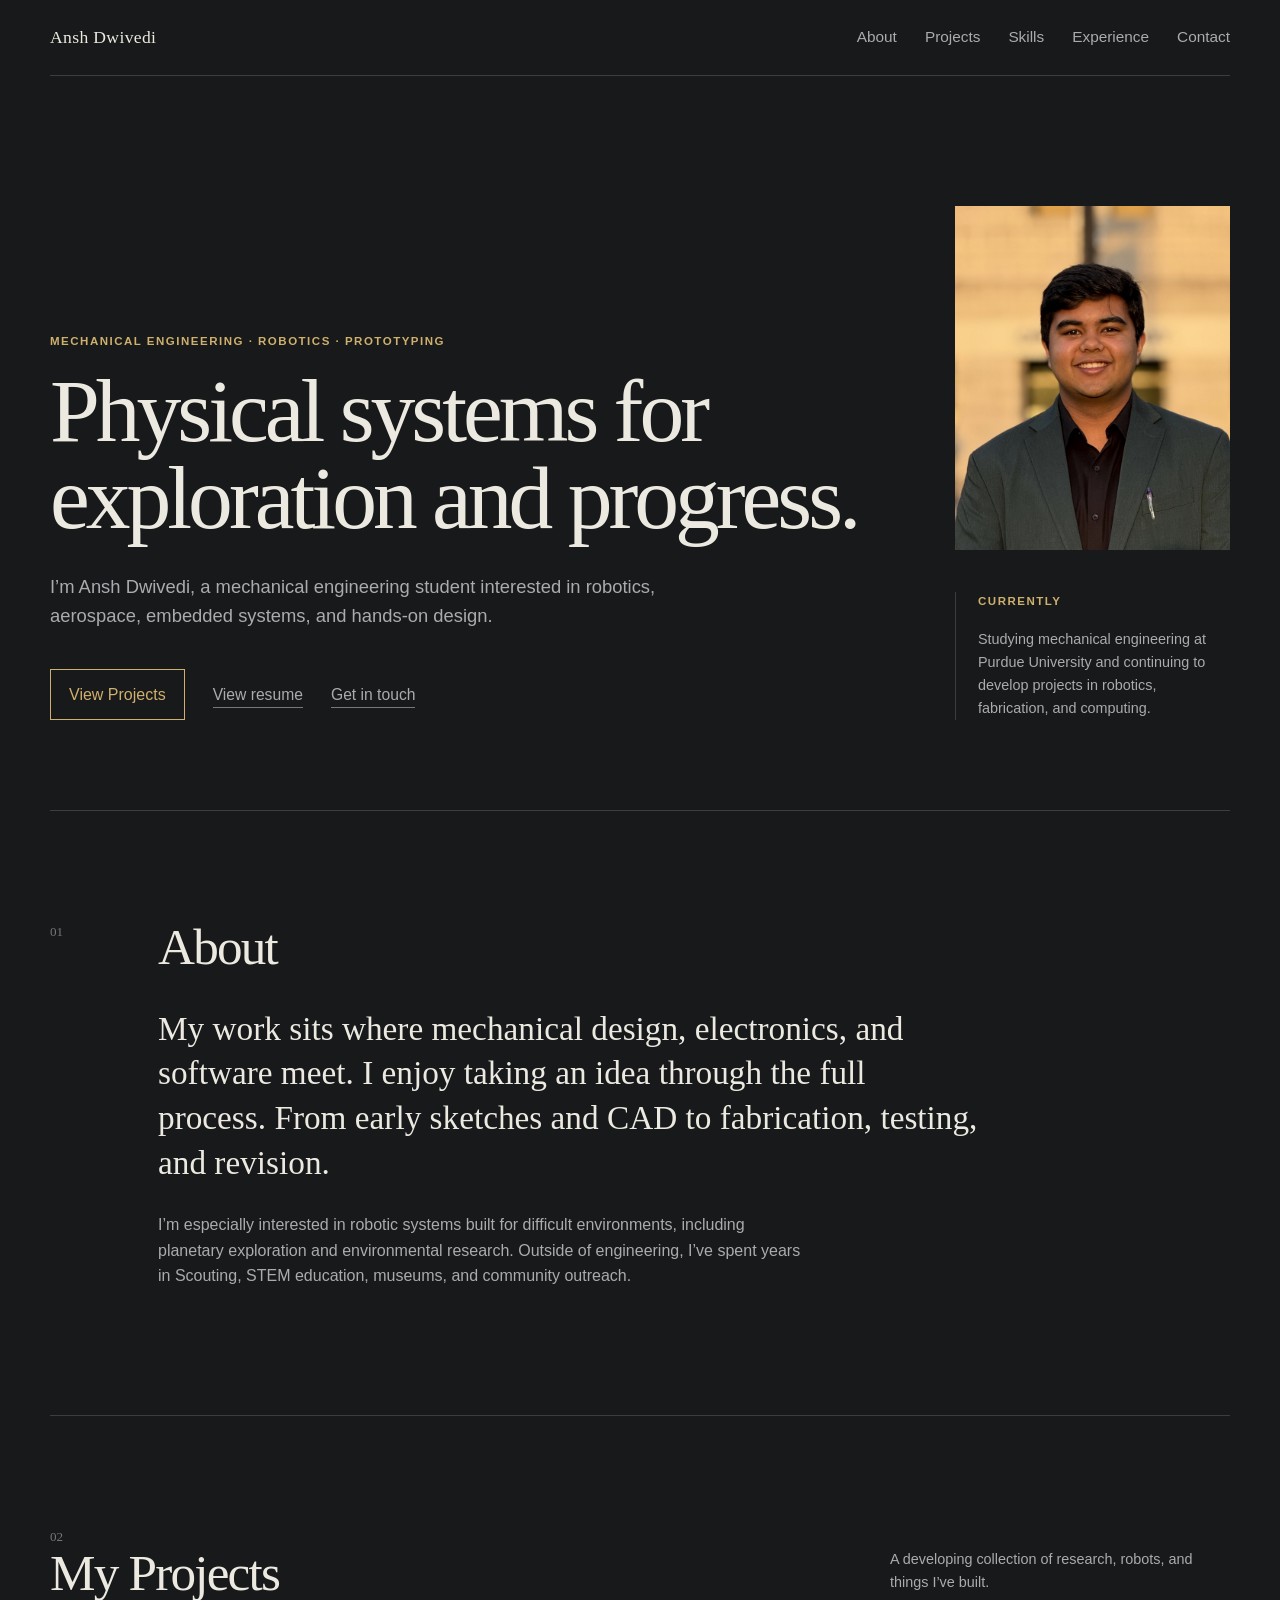
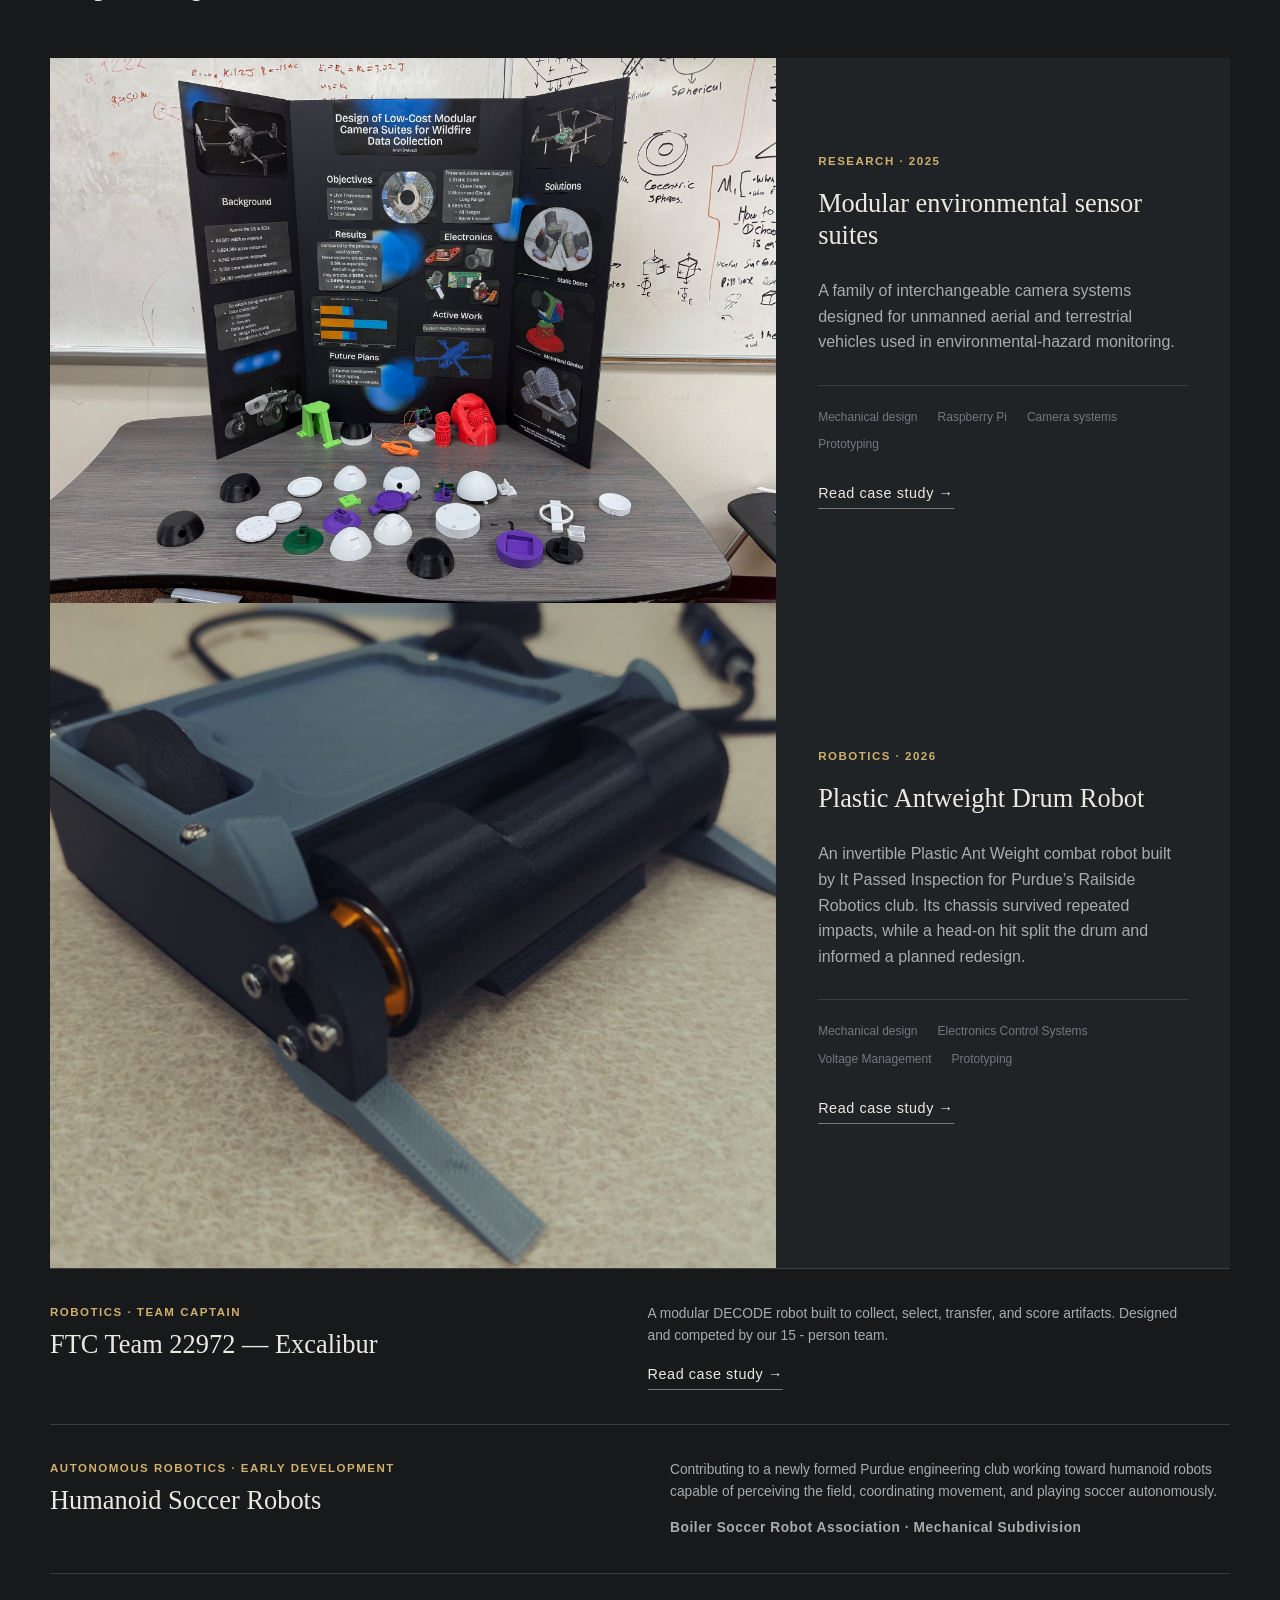
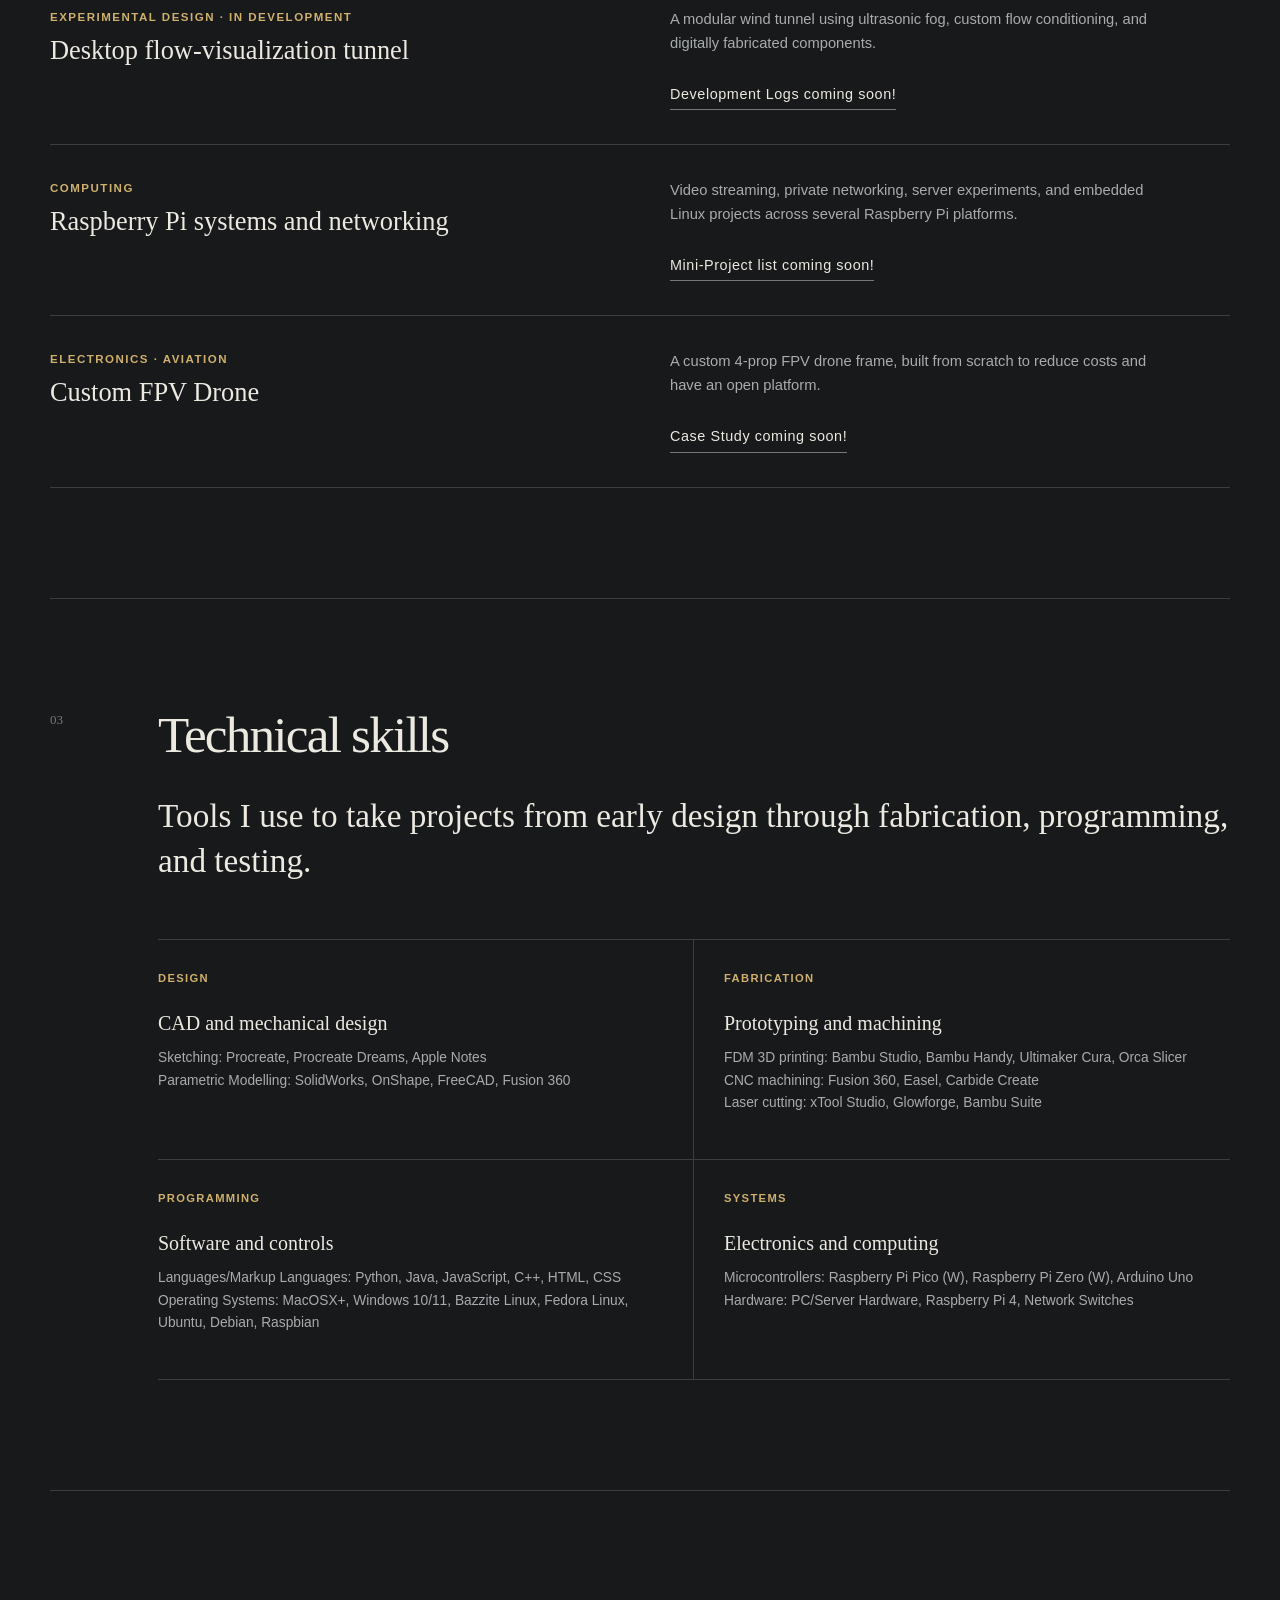
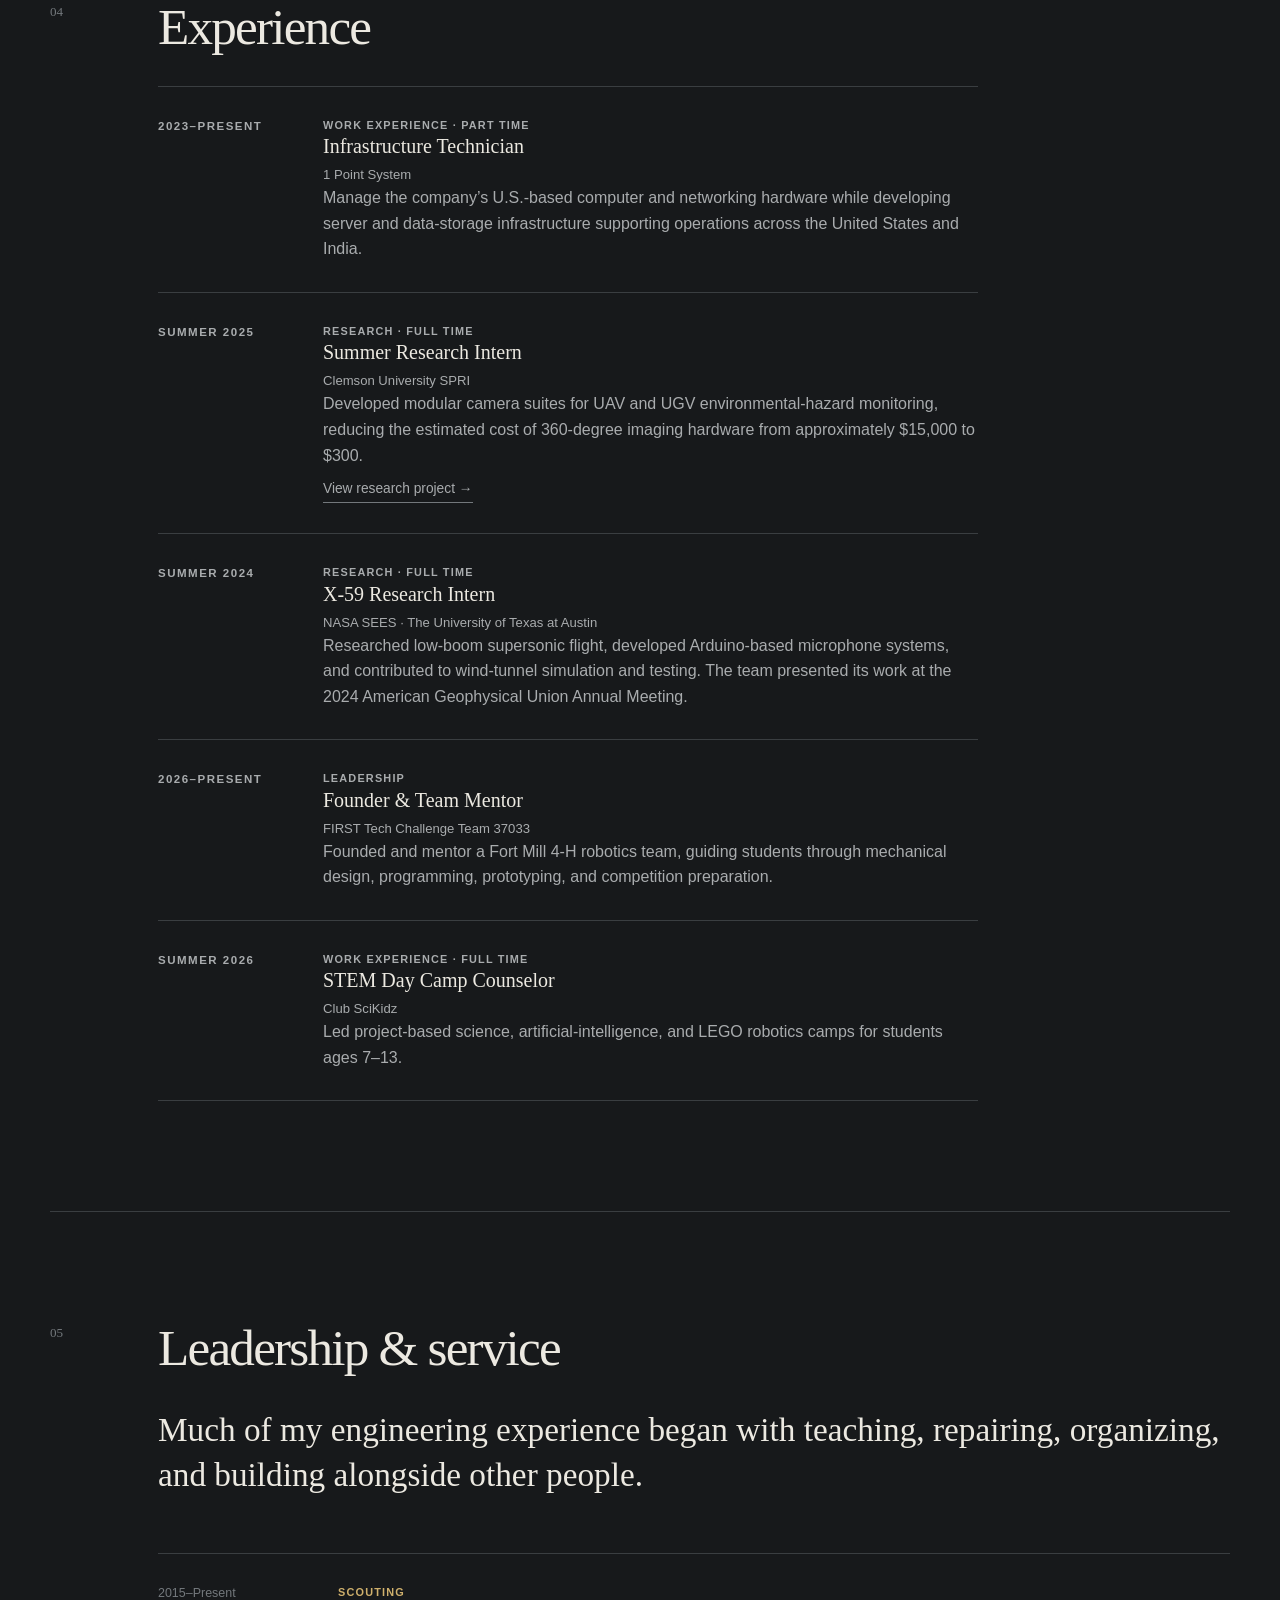
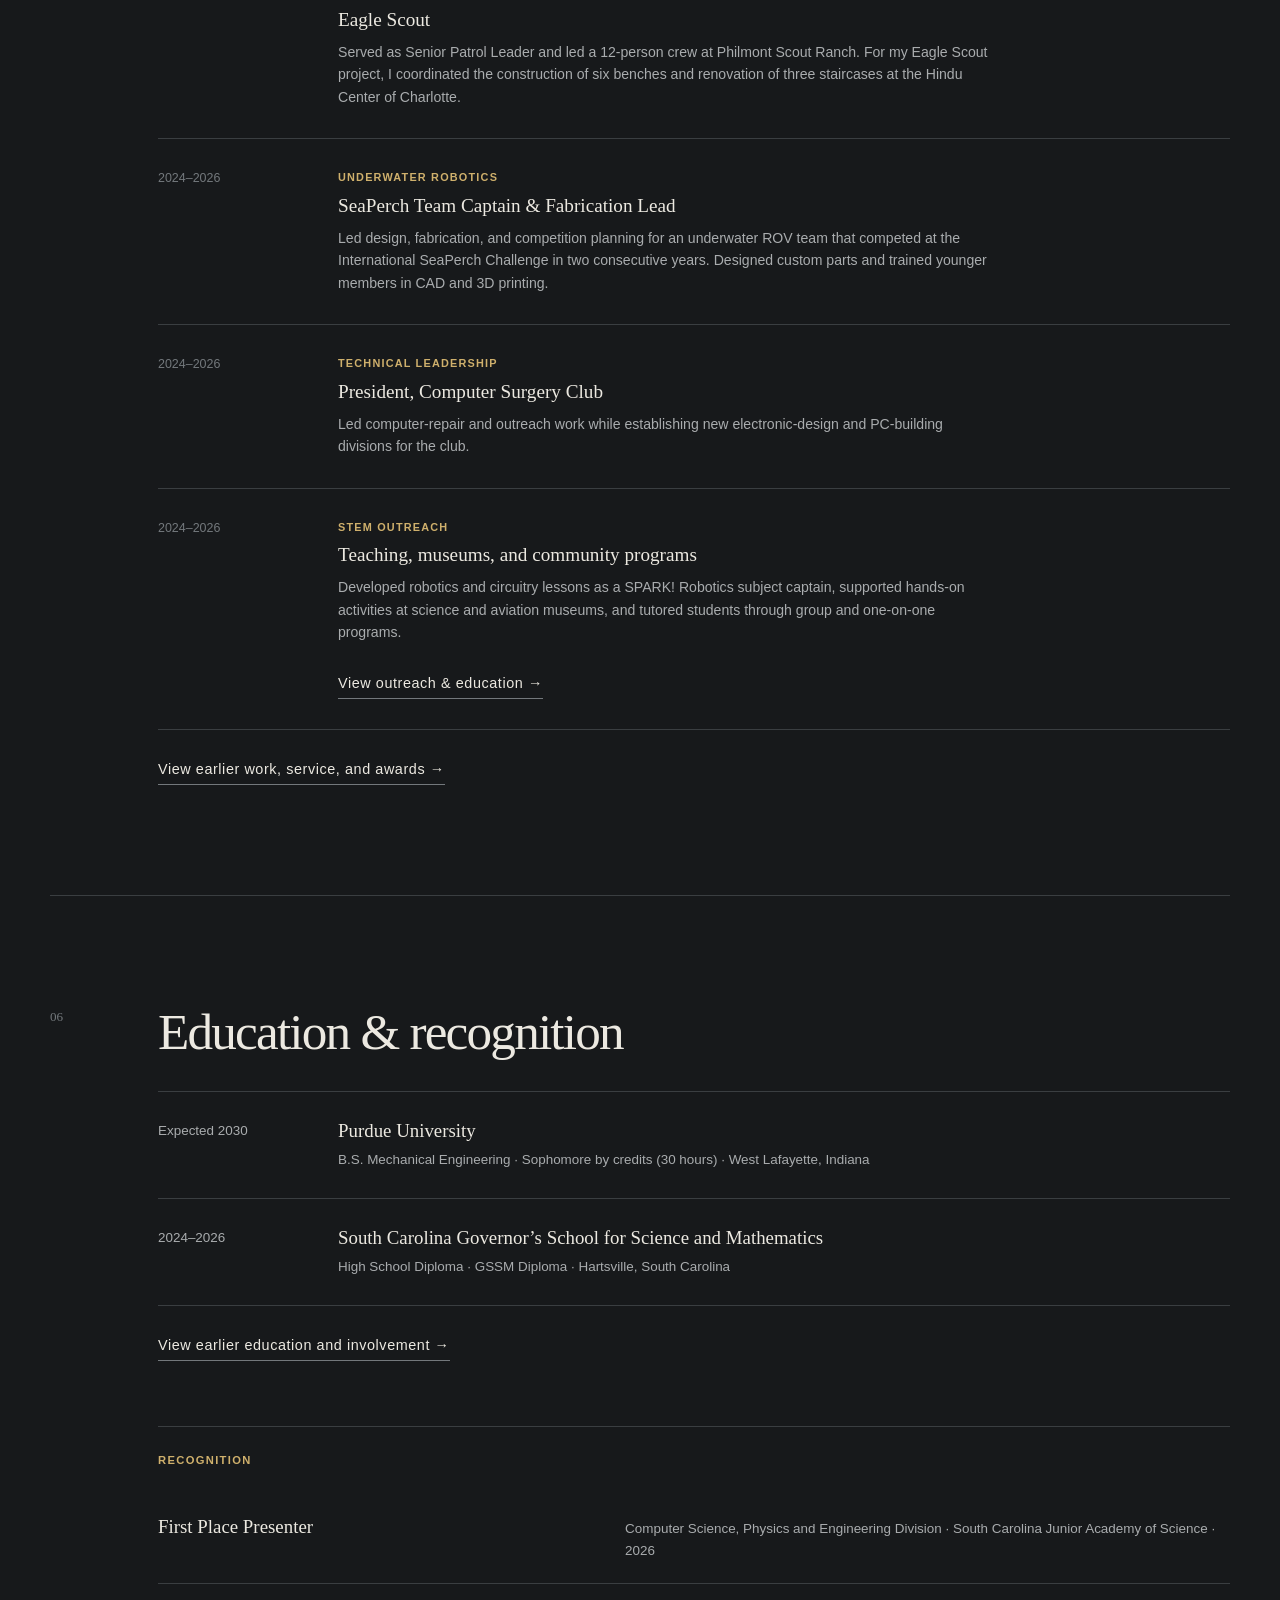
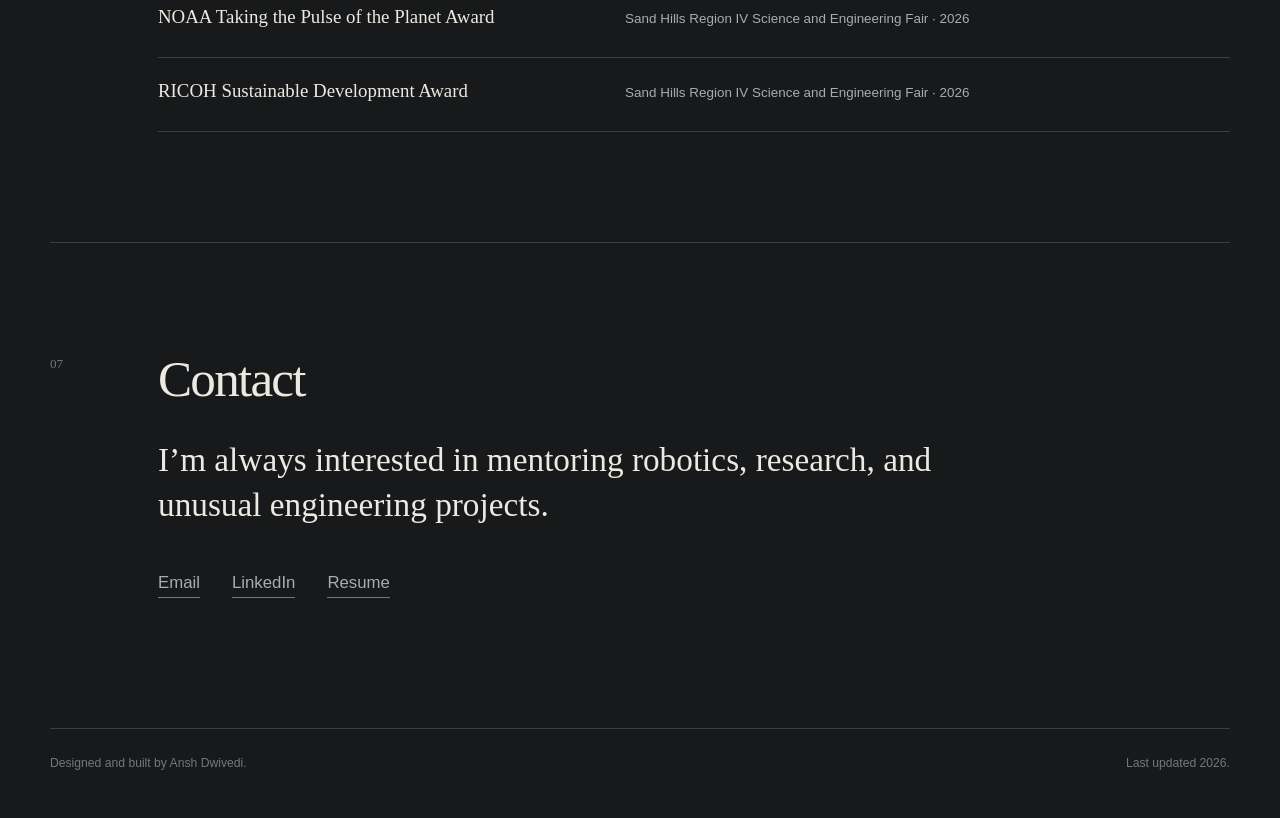
<file: index.html>
<!DOCTYPE html>
<html lang="en">
<head>
  <link rel="canonical" href="https://dwivedi.studio/">
  <meta charset="UTF-8">
  <meta name="viewport" content="width=device-width, initial-scale=1.0">

  <meta
    name="description"
    content="The engineering portfolio of Ansh Dwivedi, featuring work in robotics, aerospace, prototyping, and embedded systems."
  >

  <title>Ansh Dwivedi | Engineering Portfolio</title>
  <meta name="theme-color" content="#17191b">
<meta name="color-scheme" content="dark">

<link rel="icon" href="assets/icons/favicon.svg" type="image/svg+xml">

<meta property="og:type" content="website">
<meta property="og:title" content="Ansh Dwivedi | Engineering Portfolio">
<meta
  property="og:description"
  content="Mechanical engineering, robotics, research, and hands-on design."
>
<meta property="og:url" content="https://dwivedi.studio/">
<meta property="og:site_name" content="Ansh Dwivedi">
<meta name="twitter:card" content="summary_large_image">
<meta
  property="og:image"
  content="https://dwivedi.studio/assets/images/social-preview.jpg"
>
<meta property="og:image:type" content="image/jpeg">
<meta property="og:image:width" content="1200">
<meta property="og:image:height" content="630">
<meta
  property="og:image:alt"
  content="Ansh Dwivedi engineering portfolio"
>

<meta
  name="twitter:image"
  content="https://dwivedi.studio/assets/images/social-preview.jpg"
>

<meta name="twitter:card" content="summary_large_image">
<meta name="twitter:title" content="Ansh Dwivedi | Engineering Portfolio">
<meta
  name="twitter:description"
  content="Mechanical engineering, robotics, research, and hands-on design."
>

  <link rel="stylesheet" href="style.css">
</head>

<body>
  <header class="site-header">
    <a class="site-name" href="#top">Ansh Dwivedi</a>
<button
  class="menu-toggle"
  type="button"
  aria-expanded="false"
  aria-controls="site-navigation"
>
  <span>Menu</span>
  <span class="menu-symbol" aria-hidden="true">+</span>
</button>
    <nav id="site-navigation" aria-label="Main navigation">
      <a href="#about">About</a>
      <a href="#projects">Projects</a>
<a href="#skills">Skills</a>
<a href="#experience">Experience</a>
      <a href="#contact">Contact</a>
    </nav>
  </header>

  <main id="top">
    <section class="intro">
      <div class="intro-text">
        <p class="eyebrow">Mechanical engineering · Robotics · Prototyping</p>

        <h1>Physical systems for exploration and progress.</h1>

        <p class="intro-summary">
          I’m Ansh Dwivedi, a mechanical engineering student interested in
          robotics, aerospace, embedded systems, and hands-on design.
        </p>

        <div class="intro-links">
  <a class="primary-link" href="#projects">View Projects</a>

  <a
    class="text-link"
    href="assets/documents/Ansh-Dwivedi-Resume.pdf"
    target="_blank"
    rel="noopener noreferrer"
  >
    View resume
  </a>

  <a class="text-link" href="#contact">Get in touch</a>
</div>
</div>

      <div class="intro-side">
  <figure class="profile-photo">
    <img
      src="assets/images/profile-photo.jpg"
      alt="Portrait of Ansh Dwivedi"
    >
  </figure>

  <aside class="currently">
    <p class="section-label">Currently</p>
    <p>
      Studying mechanical engineering at Purdue University and continuing
      to develop projects in robotics, fabrication, and computing.
    </p>
  </aside>
</div>
    </section>

    <section class="about section" id="about">
      <p class="section-number">01</p>

      <div class="section-content">
        <h2>About</h2>

        <p class="large-copy">
          My work sits where mechanical design, electronics, and software meet.
          I enjoy taking an idea through the full process. From early sketches
          and CAD to fabrication, testing, and revision.
        </p>

        <p>
          I’m especially interested in robotic systems built for difficult
          environments, including planetary exploration and environmental
          research. Outside of engineering, I’ve spent years in Scouting,
          STEM education, museums, and community outreach.
        </p>
      </div>
    </section>

    <section class="projects section" id="projects">
      <div class="section-heading">
        <div>
          <p class="section-number">02</p>
          <h2>My Projects</h2>
        </div>

        <p>A developing collection of research, robots, and things I’ve built.</p>
      </div>

      <article class="project project-featured">
        <a
  class="project-image"
  href="projects/sensor-suite.html"
  aria-label="Read about the modular environmental sensor suites project"
>
  <img
    src="assets/images/sensor-suite/sensor-suite-cover.jpg"
    alt="Modular environmental camera systems developed for drone and rover platforms"
  >
</a>

        <div class="project-details">
          <p class="project-year">Research · 2025</p>
          <h3>
  <a class="project-title-link" href="projects/sensor-suite.html">
    Modular environmental sensor suites
  </a>
</h3>

          <p>
            A family of interchangeable camera systems designed for unmanned
            aerial and terrestrial vehicles used in environmental-hazard
            monitoring.
          </p>

          <ul class="project-tags" aria-label="Project disciplines">
            <li>Mechanical design</li>
            <li>Raspberry Pi</li>
            <li>Camera systems</li>
            <li>Prototyping</li>
          </ul>
          <a class="case-study-link" href="projects/sensor-suite.html">
  Read case study →
</a>
        </div>
      </article>


  <article class="project project-featured">
    <a 
      class="project-image" 
      href="projects/plant-weight.html" 
      aria-label="Read about the plant weight battlebot project"
    >
    <img
    src="assets/images/plant-weight/plant-example.jpeg"
    alt="The finished version of our battlebot, a 3D-printed antweight drum robot with a custom frame and electronics"
    >
</a>

        <div class="project-details">
          <p class="project-year">Robotics · 2026</p>
          <h3>
  <a class="project-title-link" href="projects/plant-weight.html">
    Plastic Antweight Drum Robot
  </a>
</h3>

          <p>
            An invertible Plastic Ant Weight combat robot built by It Passed
            Inspection for Purdue’s Railside Robotics club. Its chassis
            survived repeated impacts, while a head-on hit split the drum and
            informed a planned redesign.
          </p>

          <ul class="project-tags" aria-label="Project disciplines">
            <li>Mechanical design</li>
            <li>Electronics Control Systems</li>
            <li>Voltage Management</li>
            <li>Prototyping</li>
          </ul>
          <a class="case-study-link" href="projects/plant-weight.html">
  Read case study →
</a>
        </div>
      </article>

      <div class="project-list">
        <a class="project-row project-row-link" href="projects/ftc-excalibur.html">
  <div>
    <p class="project-year">Robotics · Team captain</p>
    <h3>FTC Team 22972 — Excalibur</h3>
  </div>

  <div class="project-row-summary">
  <p>
    A modular DECODE robot built to collect, select, transfer, and score
    artifacts. Designed and competed by our 15 - person team.
  </p>

  <span class="case-study-link">Read case study →</span>
</div>
</a>

<article class="project-row">
  <div>
    <p class="project-year">
      Autonomous robotics · Early development
    </p>

    <h3>Humanoid Soccer Robots</h3>
  </div>

  <div class="project-row-summary">
    <p>
      Contributing to a newly formed Purdue engineering club working toward
      humanoid robots capable of perceiving the field, coordinating movement,
      and playing soccer autonomously.
    </p>

    <p class="project-affiliation">
      Boiler Soccer Robot Association · Mechanical Subdivision
    </p>
  </div>
</article>

        <article class="project-row">
          <div>
            <p class="project-year">Experimental design · In development</p>
            <h3>Desktop flow-visualization tunnel</h3>
          </div>

          <p>
            A modular wind tunnel using ultrasonic fog, custom flow
            conditioning, and digitally fabricated components.<br>
            <a class="case-study-link" href="404.html">
              Development Logs coming soon!
            </a>
          </p>
          
          
        </article>

        <article class="project-row">
          <div>
            <p class="project-year">Computing</p>
            <h3>Raspberry Pi systems and networking</h3>
          </div>

          <p>
            Video streaming, private networking, server experiments, and
            embedded Linux projects across several Raspberry Pi platforms.<br>
            <a class="case-study-link" href="404.html">
  Mini-Project list coming soon!
</a>
          </p>
        </article>

        <article class="project-row">
          <div>
            <p class="project-year">Electronics · Aviation</p>
            <h3>Custom FPV Drone</h3>
          </div>

          <p>
            A custom 4-prop FPV drone frame, built from scratch to reduce costs and have an 
            open platform. <br>
            <a class="case-study-link" href="404.html">
  Case Study coming soon!
</a>
          </p>
        </article>


      </div>
    </section>
<section class="skills section" id="skills">
  <p class="section-number">03</p>

  <div class="section-content">
    <h2>Technical skills</h2>

    <p class="large-copy">
      Tools I use to take projects from early design through fabrication,
      programming, and testing.
    </p>

    <div class="skills-grid">
      <article>
        <p class="skill-category">Design</p>
        <h3>CAD and mechanical design</h3>
        <p>Sketching: Procreate, Procreate Dreams, Apple Notes <br>Parametric Modelling: SolidWorks, OnShape, FreeCAD, Fusion 360</p>
      </article>

      <article>
        <p class="skill-category">Fabrication</p>
        <h3>Prototyping and machining</h3>
        <p>FDM 3D printing: Bambu Studio, Bambu Handy, Ultimaker Cura, Orca Slicer <br>
          CNC machining: Fusion 360, Easel, Carbide Create <br>
          Laser cutting: xTool Studio, Glowforge, Bambu Suite </p>
      </article>

      <article>
        <p class="skill-category">Programming</p>
        <h3>Software and controls</h3>
        <p>Languages/Markup Languages: Python, Java, JavaScript, C++, HTML, CSS <br>
           Operating Systems: MacOSX+, Windows 10/11, Bazzite Linux, Fedora Linux, Ubuntu, Debian, Raspbian</p>
      </article>

      <article>
        <p class="skill-category">Systems</p>
        <h3>Electronics and computing</h3>
        <p>Microcontrollers: Raspberry Pi Pico (W), Raspberry Pi Zero (W), Arduino Uno <br> 
          Hardware: PC/Server Hardware, Raspberry Pi 4, Network Switches <br> </p>
      </article>
    </div>
  </div>
</section>
    <section class="experience section" id="experience">
  <p class="section-number">04</p>

  <div class="section-content">
    <h2>Experience</h2>

    <div class="experience-entry">
      <p class="experience-date">2023–Present</p>

      <div>
        <p class="experience-type">Work experience · Part Time</p>
        <h3>Infrastructure Technician</h3>
        <p class="experience-organization">1 Point System</p>

        <p>
          Manage the company’s U.S.-based computer and networking hardware
          while developing server and data-storage infrastructure supporting
          operations across the United States and India.
        </p>
      </div>
    </div>

    <div class="experience-entry">
      <p class="experience-date">Summer 2025</p>

      <div>
        <p class="experience-type">Research · Full Time</p>
        <h3>Summer Research Intern</h3>
        <p class="experience-organization">Clemson University SPRI</p>

        <p>
          Developed modular camera suites for UAV and UGV environmental-hazard
          monitoring, reducing the estimated cost of 360-degree imaging
          hardware from approximately $15,000 to $300.
        </p>

        <a class="inline-project-link" href="projects/sensor-suite.html">
          View research project →
        </a>
      </div>
    </div>

    <div class="experience-entry">
      <p class="experience-date">Summer 2024</p>

      <div>
        <p class="experience-type">Research · Full Time</p>
        <h3>X-59 Research Intern</h3>
        <p class="experience-organization">
          NASA SEES · The University of Texas at Austin
        </p>

        <p>
          Researched low-boom supersonic flight, developed Arduino-based
          microphone systems, and contributed to wind-tunnel simulation and
          testing. The team presented its work at the 2024 American
          Geophysical Union Annual Meeting.
        </p>
      </div>
    </div>

    <div class="experience-entry">
      <p class="experience-date">2026–Present</p>

      <div>
        <p class="experience-type">Leadership</p>
        <h3>Founder & Team Mentor</h3>
        <p class="experience-organization">FIRST Tech Challenge Team 37033</p>

        <p>
          Founded and mentor a Fort Mill 4-H robotics team, guiding students
          through mechanical design, programming, prototyping, and competition
          preparation.
        </p>
      </div>
    </div>

    <div class="experience-entry">
      <p class="experience-date">Summer 2026</p>

      <div>
        <p class="experience-type">Work Experience · Full Time</p>
        <h3>STEM Day Camp Counselor</h3>
        <p class="experience-organization">Club SciKidz</p>

        <p>
          Led project-based science, artificial-intelligence, and LEGO robotics
          camps for students ages 7–13.
        </p>
      </div>
    </div>
  </div>
</section>

<section class="leadership section" id="leadership">
  <p class="section-number">05</p>

  <div class="section-content">
    <h2>Leadership & service</h2>

    <p class="large-copy">
      Much of my engineering experience began with teaching, repairing,
      organizing, and building alongside other people.
    </p>

    <div class="leadership-list">
      <article>
        <p class="leadership-date">2015–Present</p>

        <div>
          <p class="experience-type">Scouting</p>
          <h3>Eagle Scout</h3>

          <p>
            Served as Senior Patrol Leader and led a 12-person crew at Philmont
            Scout Ranch. For my Eagle Scout project, I coordinated the
            construction of six benches and renovation of three staircases at
            the Hindu Center of Charlotte.
          </p>
        </div>
      </article>

      <article>
        <p class="leadership-date">2024–2026</p>

        <div>
          <p class="experience-type">Underwater robotics</p>
          <h3>SeaPerch Team Captain & Fabrication Lead</h3>

          <p>
            Led design, fabrication, and competition planning for an underwater
            ROV team that competed at the International SeaPerch Challenge in
            two consecutive years. Designed custom parts and trained younger
            members in CAD and 3D printing.
          </p>
        </div>
      </article>

      <article>
        <p class="leadership-date">2024–2026</p>

        <div>
          <p class="experience-type">Technical leadership</p>
          <h3>President, Computer Surgery Club</h3>

          <p>
            Led computer-repair and outreach work while establishing new
            electronic-design and PC-building divisions for the club.
          </p>
        </div>
      </article>

      <article>
        <p class="leadership-date">2024–2026</p>

        <div>
          <p class="experience-type">STEM outreach</p>
          <h3>Teaching, museums, and community programs</h3>

          <p>
            Developed robotics and circuitry lessons as a SPARK! Robotics
            subject captain, supported hands-on activities at science and
            aviation museums, and tutored students through group and
            one-on-one programs.<br>
            <a class="case-study-link" href="stem-outreach.html">
  View outreach & education →
</a>
          </p>
          
        </div>
        
      </article>
    </div>
    <a class="case-study-link" href="earlier-work.html">
  View earlier work, service, and awards →
</a>
  </div>
</section>

<section class="recognition section" id="recognition">
  <p class="section-number">06</p>

  <div class="section-content">
    <h2>Education & recognition</h2>

    <div class="education-list">
      <article>
        <p class="education-date">Expected 2030</p>
        <div>
          <h3>Purdue University</h3>
          <p>B.S. Mechanical Engineering · Sophomore by credits (30 hours) · West Lafayette, Indiana</p>
        </div>
      </article>

      <article>
        <p class="education-date">2024–2026</p>
        <div>
          <h3>South Carolina Governor’s School for Science and Mathematics</h3>
          <p>High School Diploma · GSSM Diploma · Hartsville, South Carolina</p>
        </div>
        
      </article>
      <a class="case-study-link" href="earlier-work.html">
  View earlier education and involvement →
</a>
    </div>

    <div class="recognition-list">
      <p class="skill-category">Recognition</p>

      <article>
        <h3>First Place Presenter</h3>
        <p>
          Computer Science, Physics and Engineering Division · South Carolina
          Junior Academy of Science · 2026
        </p>
      </article>

      <article>
        <h3>NOAA Taking the Pulse of the Planet Award</h3>
        <p>Sand Hills Region IV Science and Engineering Fair · 2026</p>
      </article>

      <article>
        <h3>RICOH Sustainable Development Award</h3>
        <p>Sand Hills Region IV Science and Engineering Fair · 2026</p>
      </article>
    </div>
  </div>
</section>

    <section class="contact section" id="contact">
      <p class="section-number">07</p>

      <div class="section-content">
        <h2>Contact</h2>

        <p class="large-copy">
          I’m always interested in mentoring robotics, research, and unusual
          engineering projects. 
        </p>

        <div class="contact-links">
  <a
    href="mailto:ansh@dwivedi.studio.com"
    aria-label="Email Ansh Dwivedi"
  >
    Email
  </a>

  <a
    href="https://www.linkedin.com/in/ansh-dwivedi-648472320/"
    target="_blank"
    rel="noopener noreferrer"
  >
    LinkedIn
  </a>

<!--<a
    href="https://github.com/AshStormcrow"
    target="_blank"
    rel="noopener noreferrer"
  >
    GitHub
  </a>-->

  <a
    href="assets/documents/Ansh-Dwivedi-Resume.pdf"
    target="_blank"
    rel="noopener noreferrer"
  >
    Resume
  </a>
</div>
      </div>
    </section>
  </main>

  <footer>
    <p>Designed and built by Ansh Dwivedi.</p>
    <p>Last updated 2026.</p>
  </footer>
  <script src="script.js"></script>
</body>
</html>
</file>
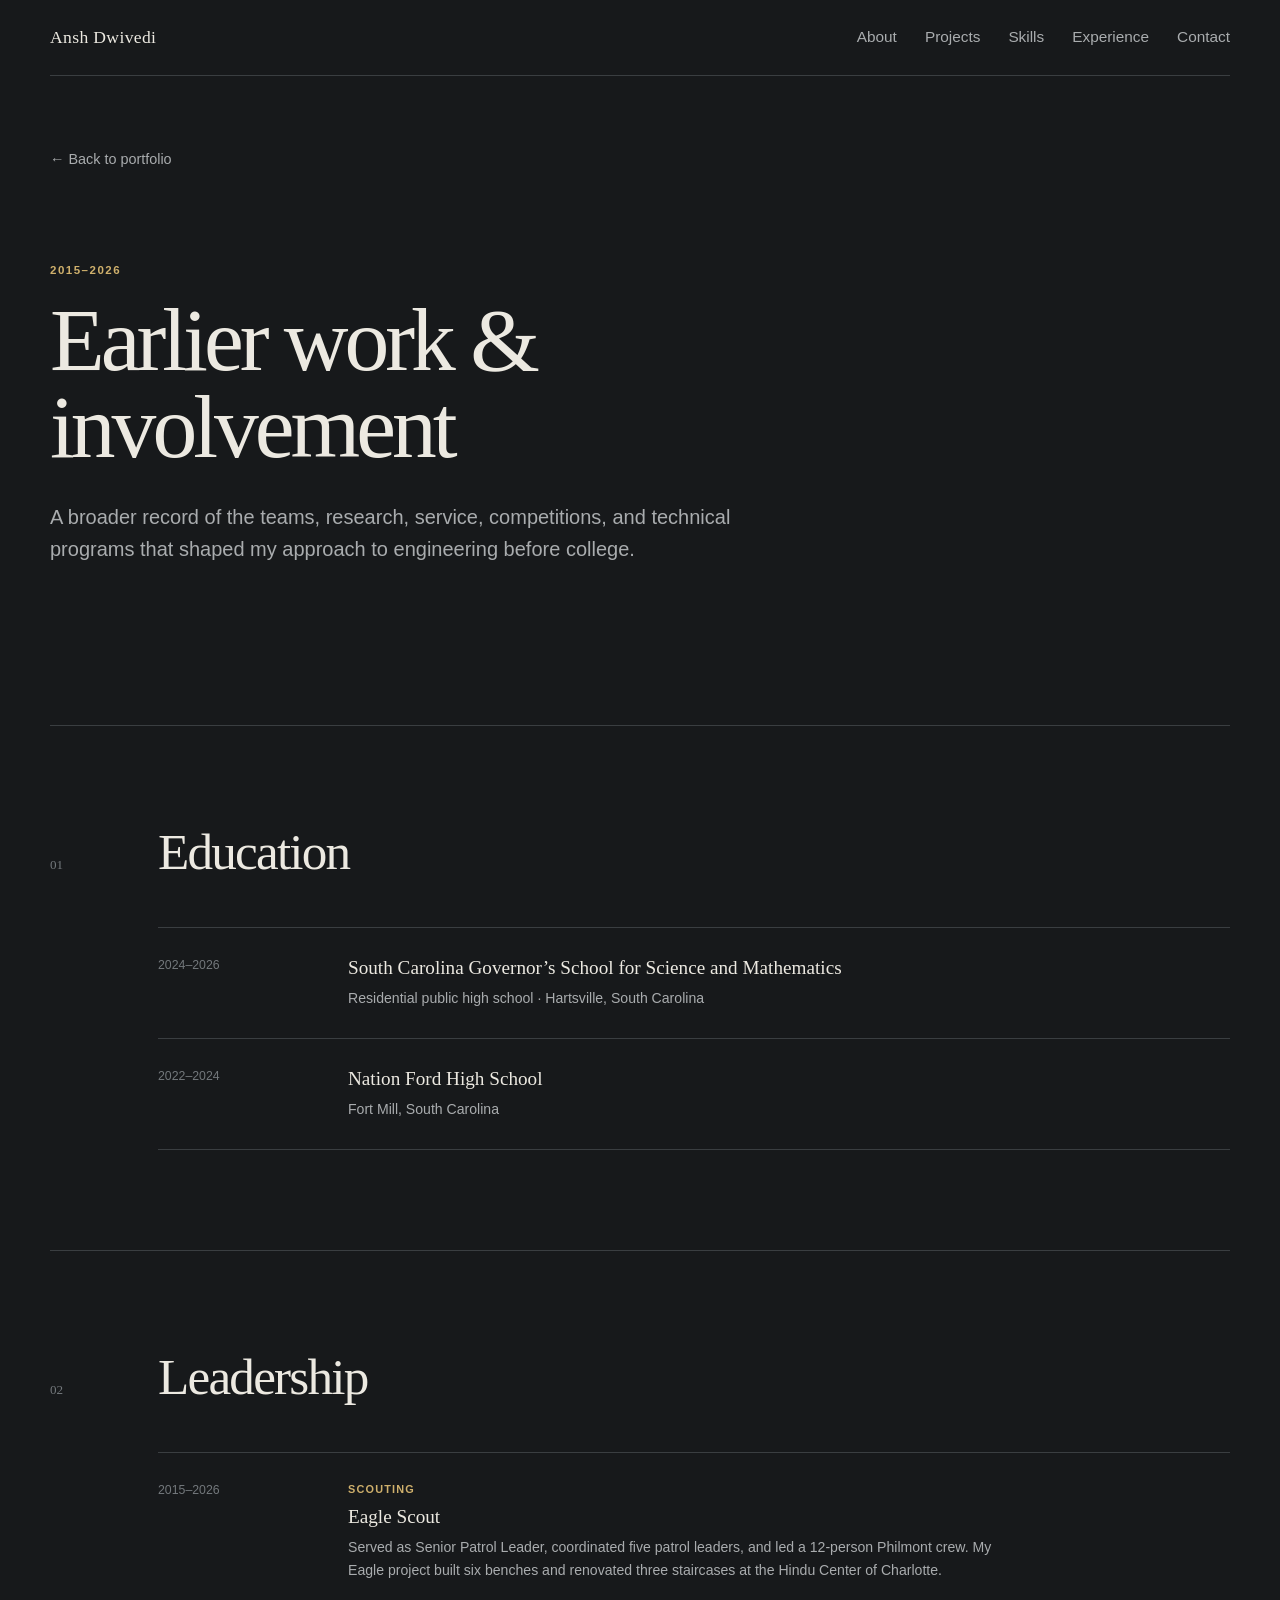
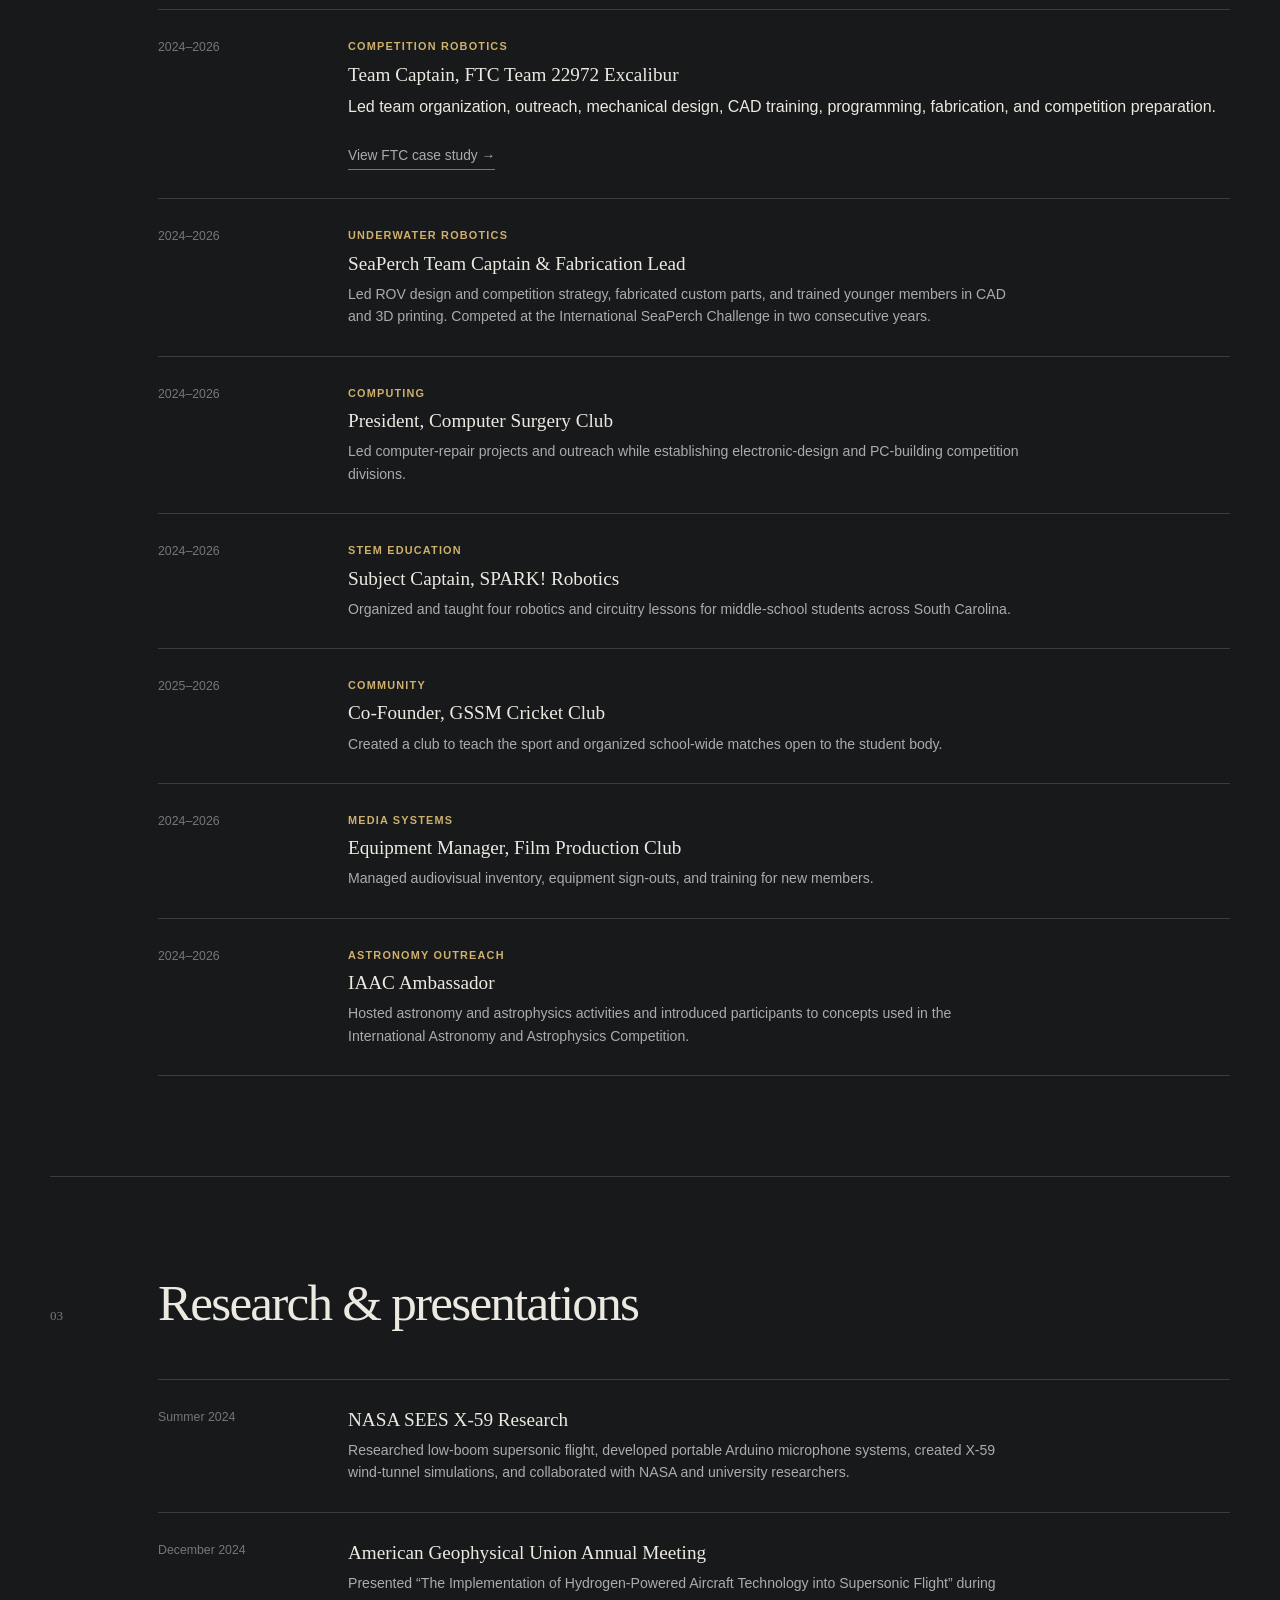
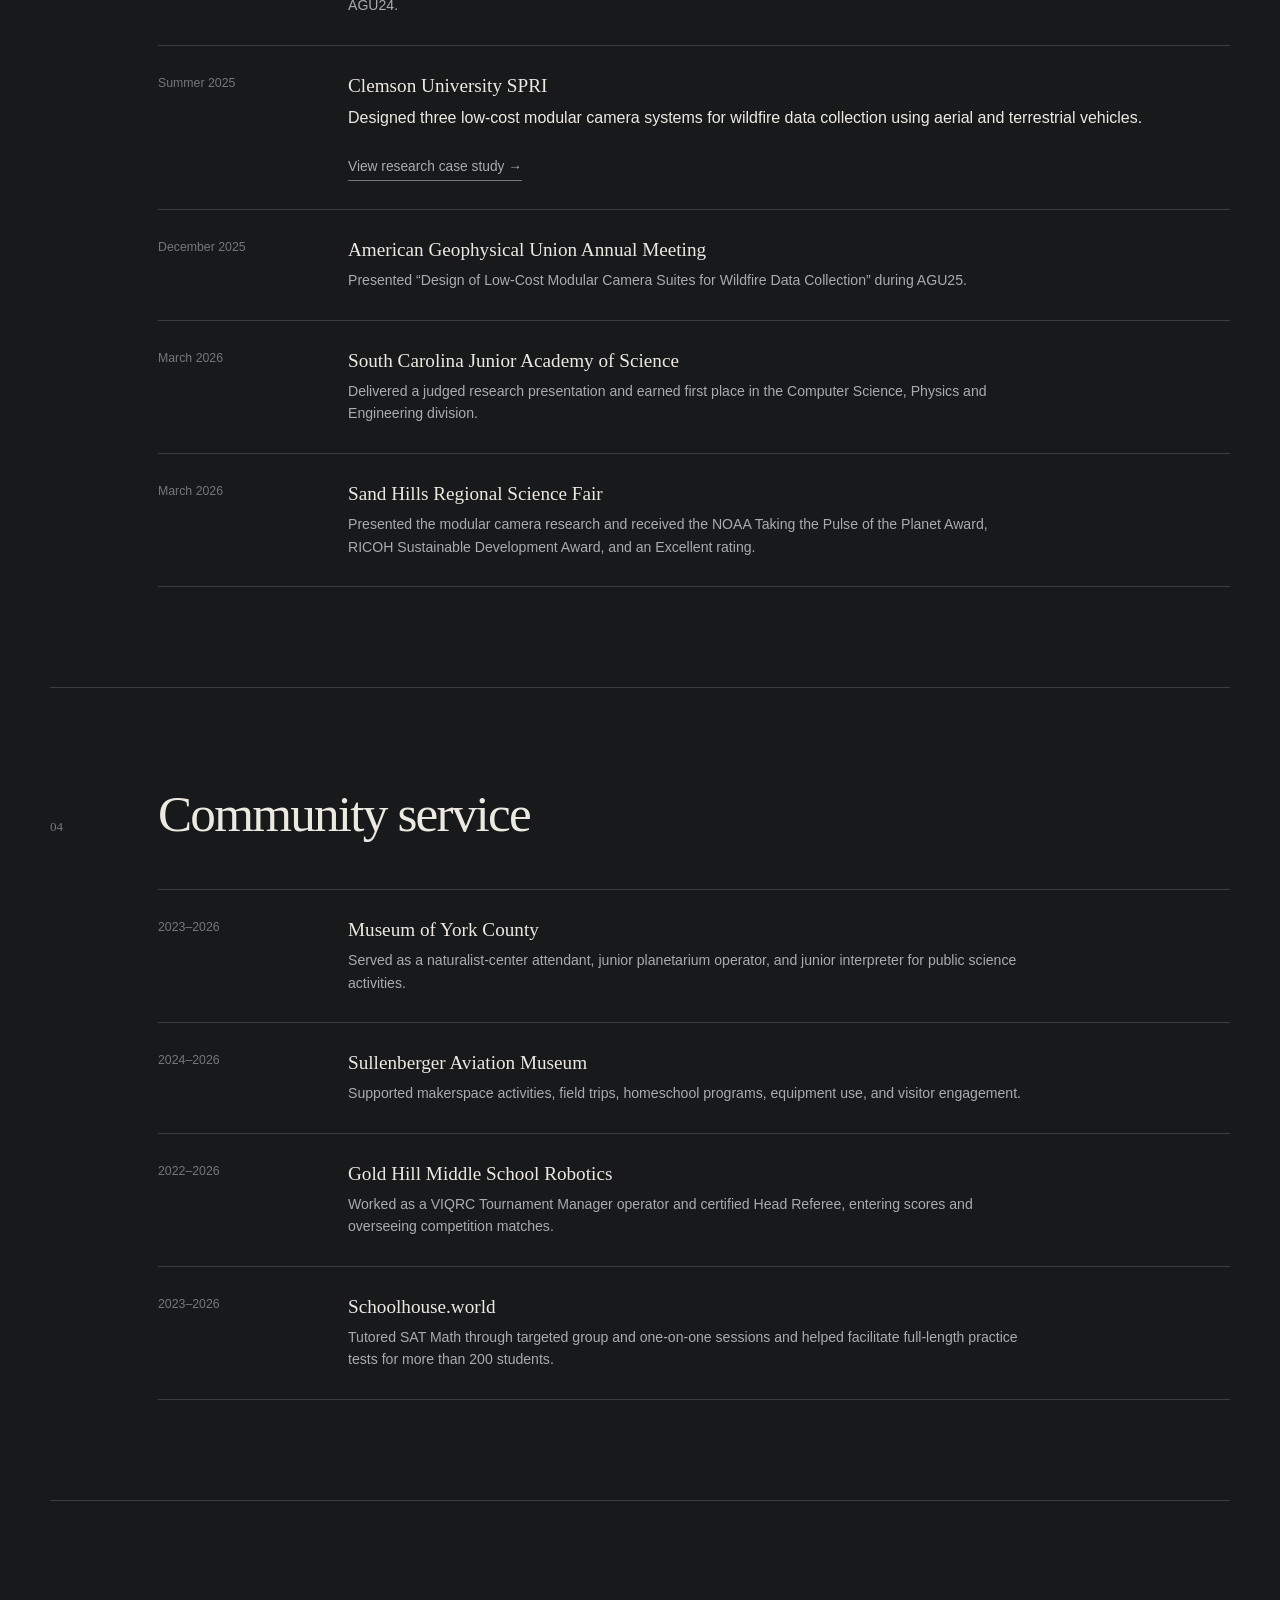
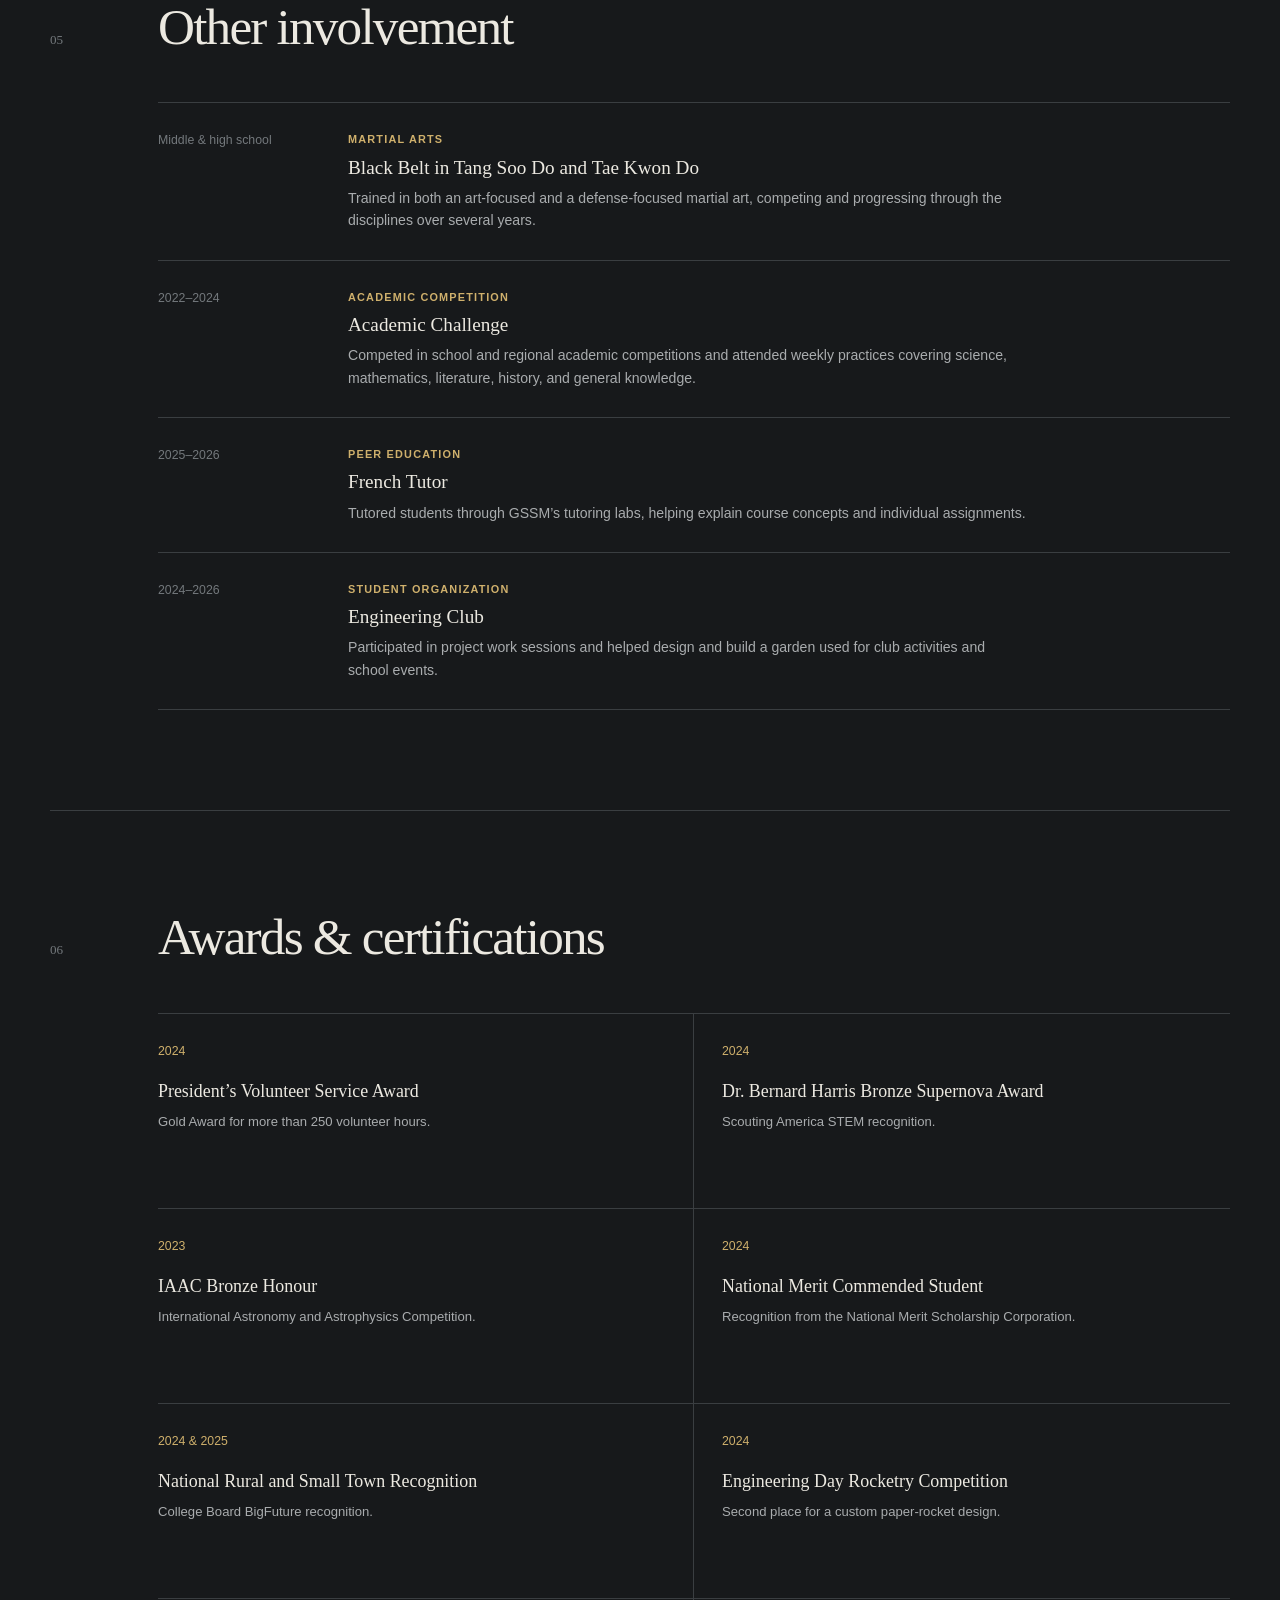
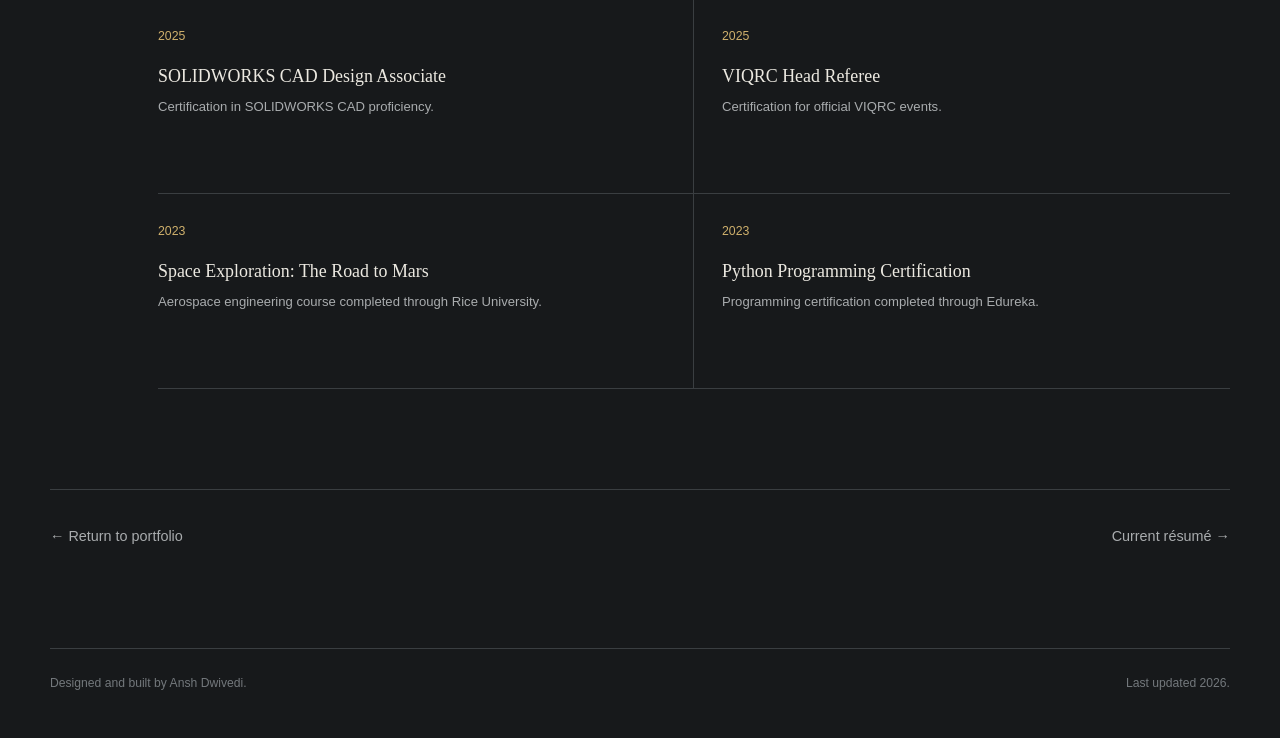
<file: earlier-work.html>
<!DOCTYPE html>
<html lang="en">
<head>
  <meta charset="UTF-8">
  <meta name="viewport" content="width=device-width, initial-scale=1.0">

  <meta
    name="description"
    content="Earlier leadership, service, research, awards, and technical involvement from Ansh Dwivedi."
  >

  <meta name="theme-color" content="#17191b">
  <meta name="color-scheme" content="dark">

  <title>Earlier Work & Involvement | Ansh Dwivedi</title>

  <link rel="icon" href="assets/icons/favicon.svg" type="image/svg+xml">
  <link rel="stylesheet" href="style.css">
  <link rel="canonical" href="https://dwivedi.studio/earlier-work.html">
</head>

<body>
  <header class="site-header">
    <a class="site-name" href="index.html">Ansh Dwivedi</a>

    <button
  class="menu-toggle"
  type="button"
  aria-expanded="false"
  aria-controls="site-navigation"
>
  <span>Menu</span>
  <span class="menu-symbol" aria-hidden="true">+</span>
</button>
    <nav id="site-navigation" aria-label="Main navigation">
      <a href="index.html#about">About</a>
      <a href="index.html#projects">Projects</a>
      <a href="index.html#skills">Skills</a>
      <a href="index.html#experience">Experience</a>
      <a href="index.html#contact">Contact</a>
    </nav>
  </header>

  <main class="archive-page project-page">
    <a class="back-link" href="index.html">
      ← Back to portfolio
    </a>

    <section class="archive-hero">
      <p class="eyebrow">2015–2026</p>
      <h1>Earlier work & involvement</h1>

      <p class="project-introduction">
        A broader record of the teams, research, service, competitions, and
        technical programs that shaped my approach to engineering before
        college.
      </p>
    </section>

    <section class="archive-section">
      <div class="archive-heading">
        <p class="section-number">01</p>
        <h2>Education</h2>
      </div>

      <div class="archive-list">
        <article>
          <p class="archive-date">2024–2026</p>
          <div>
            <h3>South Carolina Governor’s School for Science and Mathematics</h3>
            <p>Residential public high school · Hartsville, South Carolina</p>
          </div>
        </article>

        <article>
          <p class="archive-date">2022–2024</p>
          <div>
            <h3>Nation Ford High School</h3>
            <p>Fort Mill, South Carolina</p>
          </div>
        </article>
      </div>
    </section>

    <section class="archive-section">
      <div class="archive-heading">
        <p class="section-number">02</p>
        <h2>Leadership</h2>
      </div>

      <div class="archive-list">
        <article>
          <p class="archive-date">2015–2026</p>
          <div>
            <p class="experience-type">Scouting</p>
            <h3>Eagle Scout</h3>
            <p>
              Served as Senior Patrol Leader, coordinated five patrol leaders,
              and led a 12-person Philmont crew. My Eagle project built six
              benches and renovated three staircases at the Hindu Center of
              Charlotte.
            </p>
          </div>
        </article>

        <article>
          <p class="archive-date">2024–2026</p>
          <div>
            <p class="experience-type">Competition robotics</p>
            <h3>Team Captain, FTC Team 22972 Excalibur</h3>
            <p>
              Led team organization, outreach, mechanical design, CAD training,
              programming, fabrication, and competition preparation.
            </p>
            <a class="inline-project-link" href="projects/ftc-excalibur.html">
              View FTC case study →
            </a>
          </div>
        </article>

        <article>
          <p class="archive-date">2024–2026</p>
          <div>
            <p class="experience-type">Underwater robotics</p>
            <h3>SeaPerch Team Captain & Fabrication Lead</h3>
            <p>
              Led ROV design and competition strategy, fabricated custom parts,
              and trained younger members in CAD and 3D printing. Competed at
              the International SeaPerch Challenge in two consecutive years.
            </p>
          </div>
        </article>

        <article>
          <p class="archive-date">2024–2026</p>
          <div>
            <p class="experience-type">Computing</p>
            <h3>President, Computer Surgery Club</h3>
            <p>
              Led computer-repair projects and outreach while establishing
              electronic-design and PC-building competition divisions.
            </p>
          </div>
        </article>

        <article>
          <p class="archive-date">2024–2026</p>
          <div>
            <p class="experience-type">STEM education</p>
            <h3>Subject Captain, SPARK! Robotics</h3>
            <p>
              Organized and taught four robotics and circuitry lessons for
              middle-school students across South Carolina.
            </p>
          </div>
        </article>

        <article>
          <p class="archive-date">2025–2026</p>
          <div>
            <p class="experience-type">Community</p>
            <h3>Co-Founder, GSSM Cricket Club</h3>
            <p>
              Created a club to teach the sport and organized school-wide
              matches open to the student body.
            </p>
          </div>
        </article>

        <article>
          <p class="archive-date">2024–2026</p>
          <div>
            <p class="experience-type">Media systems</p>
            <h3>Equipment Manager, Film Production Club</h3>
            <p>
              Managed audiovisual inventory, equipment sign-outs, and training
              for new members.
            </p>
          </div>
        </article>

        <article>
          <p class="archive-date">2024–2026</p>
          <div>
            <p class="experience-type">Astronomy outreach</p>
            <h3>IAAC Ambassador</h3>
            <p>
              Hosted astronomy and astrophysics activities and introduced
              participants to concepts used in the International Astronomy and
              Astrophysics Competition.
            </p>
          </div>
        </article>
      </div>
    </section>

    <section class="archive-section">
      <div class="archive-heading">
        <p class="section-number">03</p>
        <h2>Research & presentations</h2>
      </div>

      <div class="archive-list">
        <article>
          <p class="archive-date">Summer 2024</p>
          <div>
            <h3>NASA SEES X-59 Research</h3>
            <p>
              Researched low-boom supersonic flight, developed portable
              Arduino microphone systems, created X-59 wind-tunnel simulations,
              and collaborated with NASA and university researchers.
            </p>
          </div>
        </article>

        <article>
          <p class="archive-date">December 2024</p>
          <div>
            <h3>American Geophysical Union Annual Meeting</h3>
            <p>
              Presented “The Implementation of Hydrogen-Powered Aircraft
              Technology into Supersonic Flight” during AGU24.
            </p>
          </div>
        </article>

        <article>
          <p class="archive-date">Summer 2025</p>
          <div>
            <h3>Clemson University SPRI</h3>
            <p>
              Designed three low-cost modular camera systems for wildfire data
              collection using aerial and terrestrial vehicles.
            </p>
            <a class="inline-project-link" href="projects/sensor-suite.html">
              View research case study →
            </a>
          </div>
        </article>

        <article>
          <p class="archive-date">December 2025</p>
          <div>
            <h3>American Geophysical Union Annual Meeting</h3>
            <p>
              Presented “Design of Low-Cost Modular Camera Suites for Wildfire
              Data Collection” during AGU25.
            </p>
          </div>
        </article>

        <article>
          <p class="archive-date">March 2026</p>
          <div>
            <h3>South Carolina Junior Academy of Science</h3>
            <p>
              Delivered a judged research presentation and earned first place
              in the Computer Science, Physics and Engineering division.
            </p>
          </div>
        </article>

        <article>
          <p class="archive-date">March 2026</p>
          <div>
            <h3>Sand Hills Regional Science Fair</h3>
            <p>
              Presented the modular camera research and received the NOAA
              Taking the Pulse of the Planet Award, RICOH Sustainable
              Development Award, and an Excellent rating.
            </p>
          </div>
        </article>
      </div>
    </section>

    <section class="archive-section">
      <div class="archive-heading">
        <p class="section-number">04</p>
        <h2>Community service</h2>
      </div>

      <div class="archive-list">
        <article>
          <p class="archive-date">2023–2026</p>
          <div>
            <h3>Museum of York County</h3>
            <p>
              Served as a naturalist-center attendant, junior planetarium
              operator, and junior interpreter for public science activities.
            </p>
          </div>
        </article>

        <article>
          <p class="archive-date">2024–2026</p>
          <div>
            <h3>Sullenberger Aviation Museum</h3>
            <p>
              Supported makerspace activities, field trips, homeschool
              programs, equipment use, and visitor engagement.
            </p>
          </div>
        </article>

        <article>
          <p class="archive-date">2022–2026</p>
          <div>
            <h3>Gold Hill Middle School Robotics</h3>
            <p>
              Worked as a VIQRC Tournament Manager operator and certified Head
              Referee, entering scores and overseeing competition matches.
            </p>
          </div>
        </article>

        <article>
          <p class="archive-date">2023–2026</p>
          <div>
            <h3>Schoolhouse.world</h3>
            <p>
              Tutored SAT Math through targeted group and one-on-one sessions
              and helped facilitate full-length practice tests for more than
              200 students.
            </p>
          </div>
        </article>
      </div>
    </section>

    <section class="archive-section">
  <div class="archive-heading">
    <p class="section-number">05</p>
    <h2>Other involvement</h2>
  </div>

  <div class="archive-list">
    <article>
      <p class="archive-date">Middle & high school</p>

      <div>
        <p class="experience-type">Martial arts</p>
        <h3>Black Belt in Tang Soo Do and Tae Kwon Do</h3>

        <p>
          Trained in both an art-focused and a defense-focused martial art,
          competing and progressing through the disciplines over several
          years.
        </p>
      </div>
    </article>

    <article>
      <p class="archive-date">2022–2024</p>

      <div>
        <p class="experience-type">Academic competition</p>
        <h3>Academic Challenge</h3>

        <p>
          Competed in school and regional academic competitions and attended
          weekly practices covering science, mathematics, literature, history,
          and general knowledge.
        </p>
      </div>
    </article>

    <article>
      <p class="archive-date">2025–2026</p>

      <div>
        <p class="experience-type">Peer education</p>
        <h3>French Tutor</h3>

        <p>
          Tutored students through GSSM’s tutoring labs, helping explain course
          concepts and individual assignments.
        </p>
      </div>
    </article>

    <article>
      <p class="archive-date">2024–2026</p>

      <div>
        <p class="experience-type">Student organization</p>
        <h3>Engineering Club</h3>

        <p>
          Participated in project work sessions and helped design and build a
          garden used for club activities and school events.
        </p>
      </div>
    </article>
  </div>
</section>

    <section class="archive-section">
      <div class="archive-heading">
        <p class="section-number">06</p>
        <h2>Awards & certifications</h2>
      </div>

      <div class="archive-grid">
        <article>
          <p class="archive-date">2024</p>
          <h3>President’s Volunteer Service Award</h3>
          <p>Gold Award for more than 250 volunteer hours.</p>
        </article>

        <article>
          <p class="archive-date">2024</p>
          <h3>Dr. Bernard Harris Bronze Supernova Award</h3>
          <p>Scouting America STEM recognition.</p>
        </article>

        <article>
          <p class="archive-date">2023</p>
          <h3>IAAC Bronze Honour</h3>
          <p>International Astronomy and Astrophysics Competition.</p>
        </article>

        <article>
          <p class="archive-date">2024</p>
          <h3>National Merit Commended Student</h3>
          <p>Recognition from the National Merit Scholarship Corporation.</p>
        </article>

        <article>
          <p class="archive-date">2024 & 2025</p>
          <h3>National Rural and Small Town Recognition</h3>
          <p>College Board BigFuture recognition.</p>
        </article>

        <article>
          <p class="archive-date">2024</p>
          <h3>Engineering Day Rocketry Competition</h3>
          <p>Second place for a custom paper-rocket design.</p>
        </article>

        <article>
          <p class="archive-date">2025</p>
          <h3>SOLIDWORKS CAD Design Associate</h3>
          <p>Certification in SOLIDWORKS CAD proficiency.</p>
        </article>

        <article>
          <p class="archive-date">2025</p>
          <h3>VIQRC Head Referee</h3>
          <p>Certification for official VIQRC events.</p>
        </article>

        <article>
          <p class="archive-date">2023</p>
          <h3>Space Exploration: The Road to Mars</h3>
          <p>Aerospace engineering course completed through Rice University.</p>
        </article>

        <article>
          <p class="archive-date">2023</p>
          <h3>Python Programming Certification</h3>
          <p>Programming certification completed through Edureka.</p>
        </article>
      </div>
    </section>

    <nav class="project-footer-nav" aria-label="Page navigation">
      <a href="index.html">← Return to portfolio</a>
      <a href="assets/documents/Ansh-Dwivedi-Resume.pdf">Current résumé →</a>
    </nav>
  </main>

  <footer>
    <p>Designed and built by Ansh Dwivedi.</p>
    <p>Last updated 2026.</p>
  </footer>
  <script src="script.js"></script>
</body>
</html>
</file>
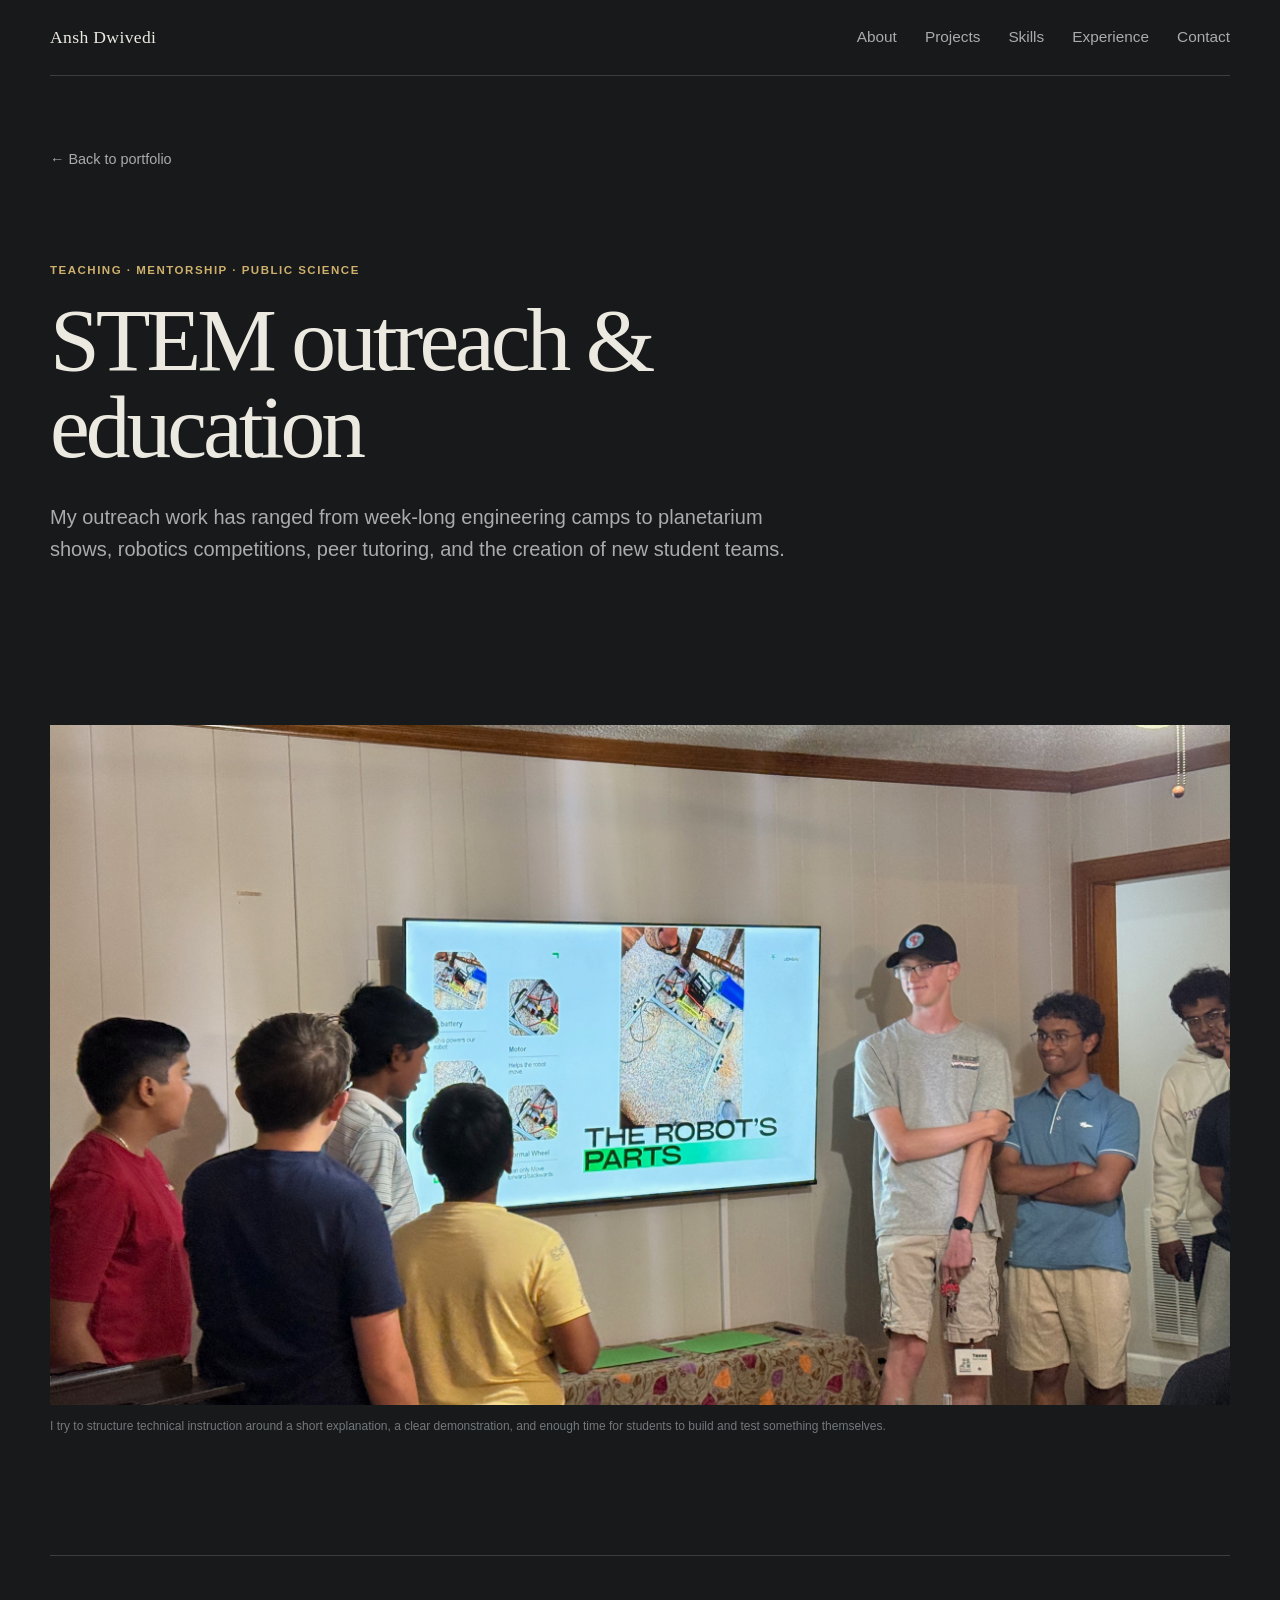
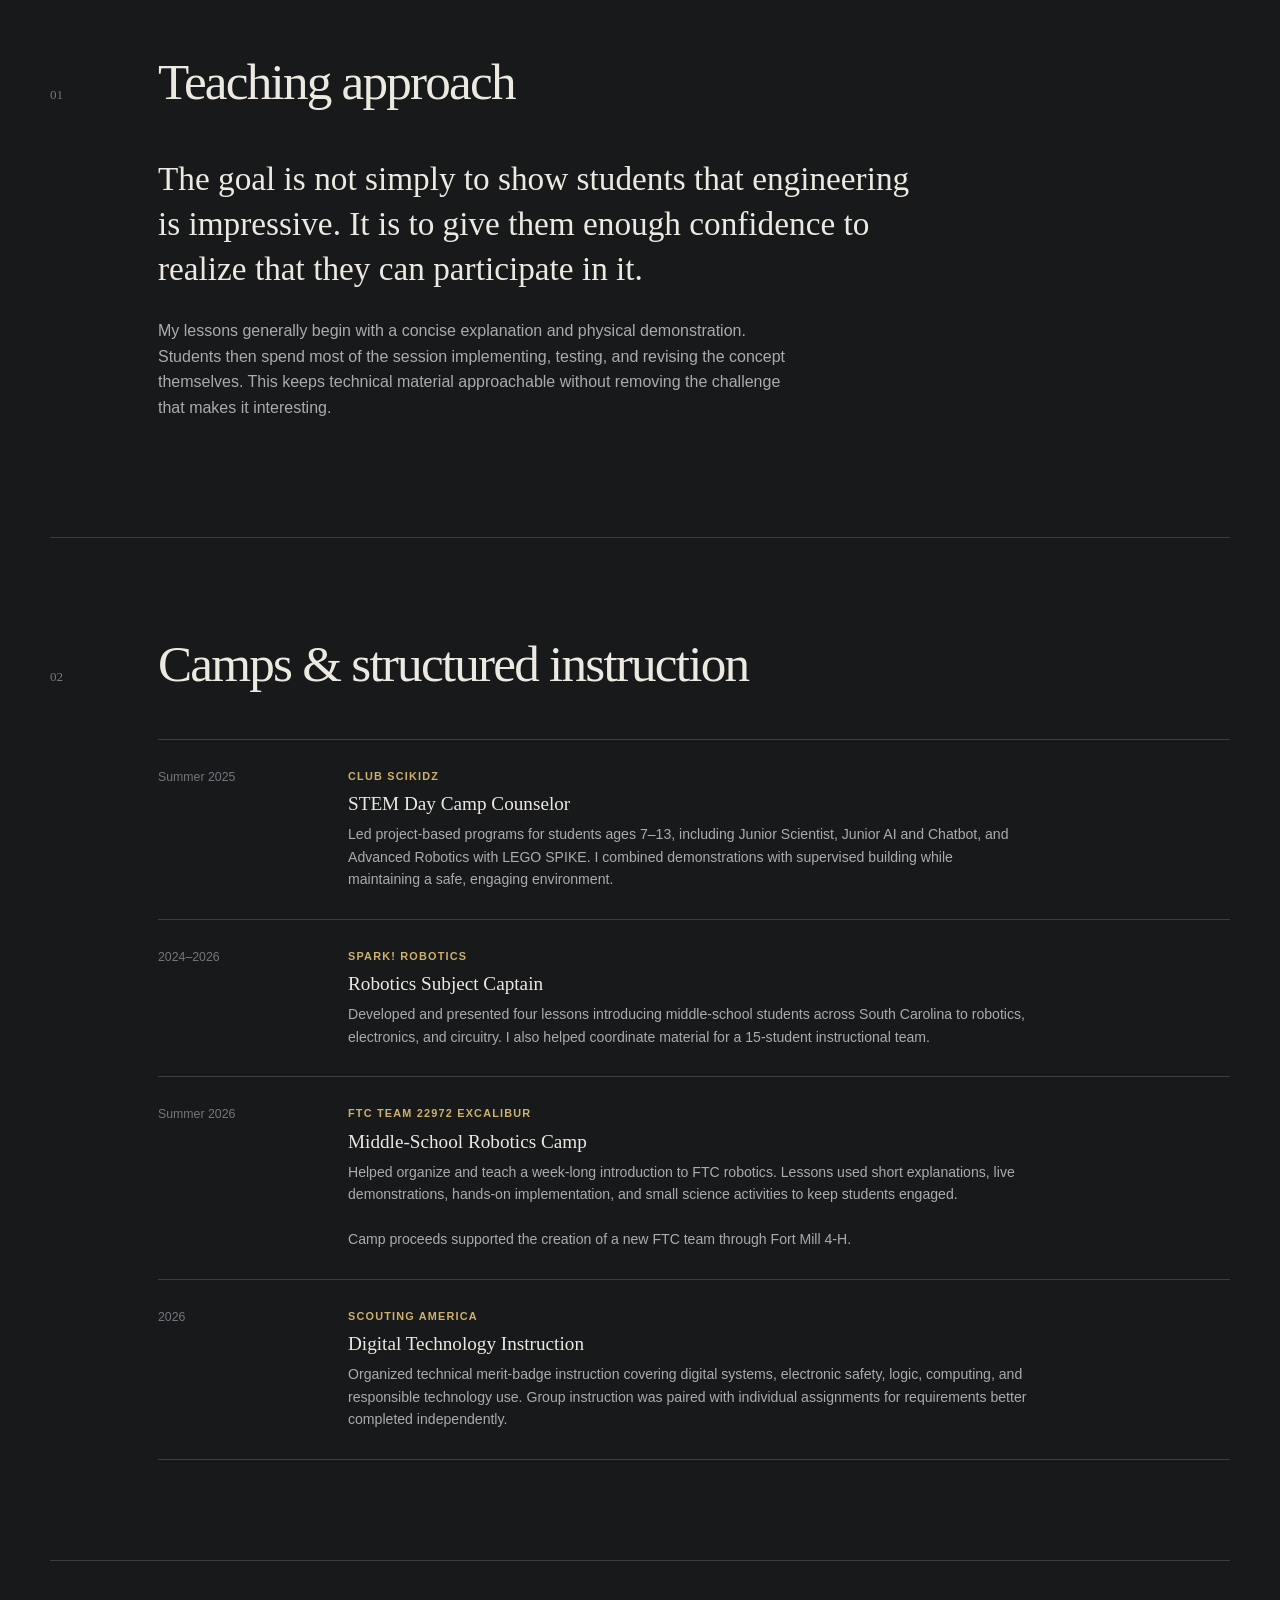
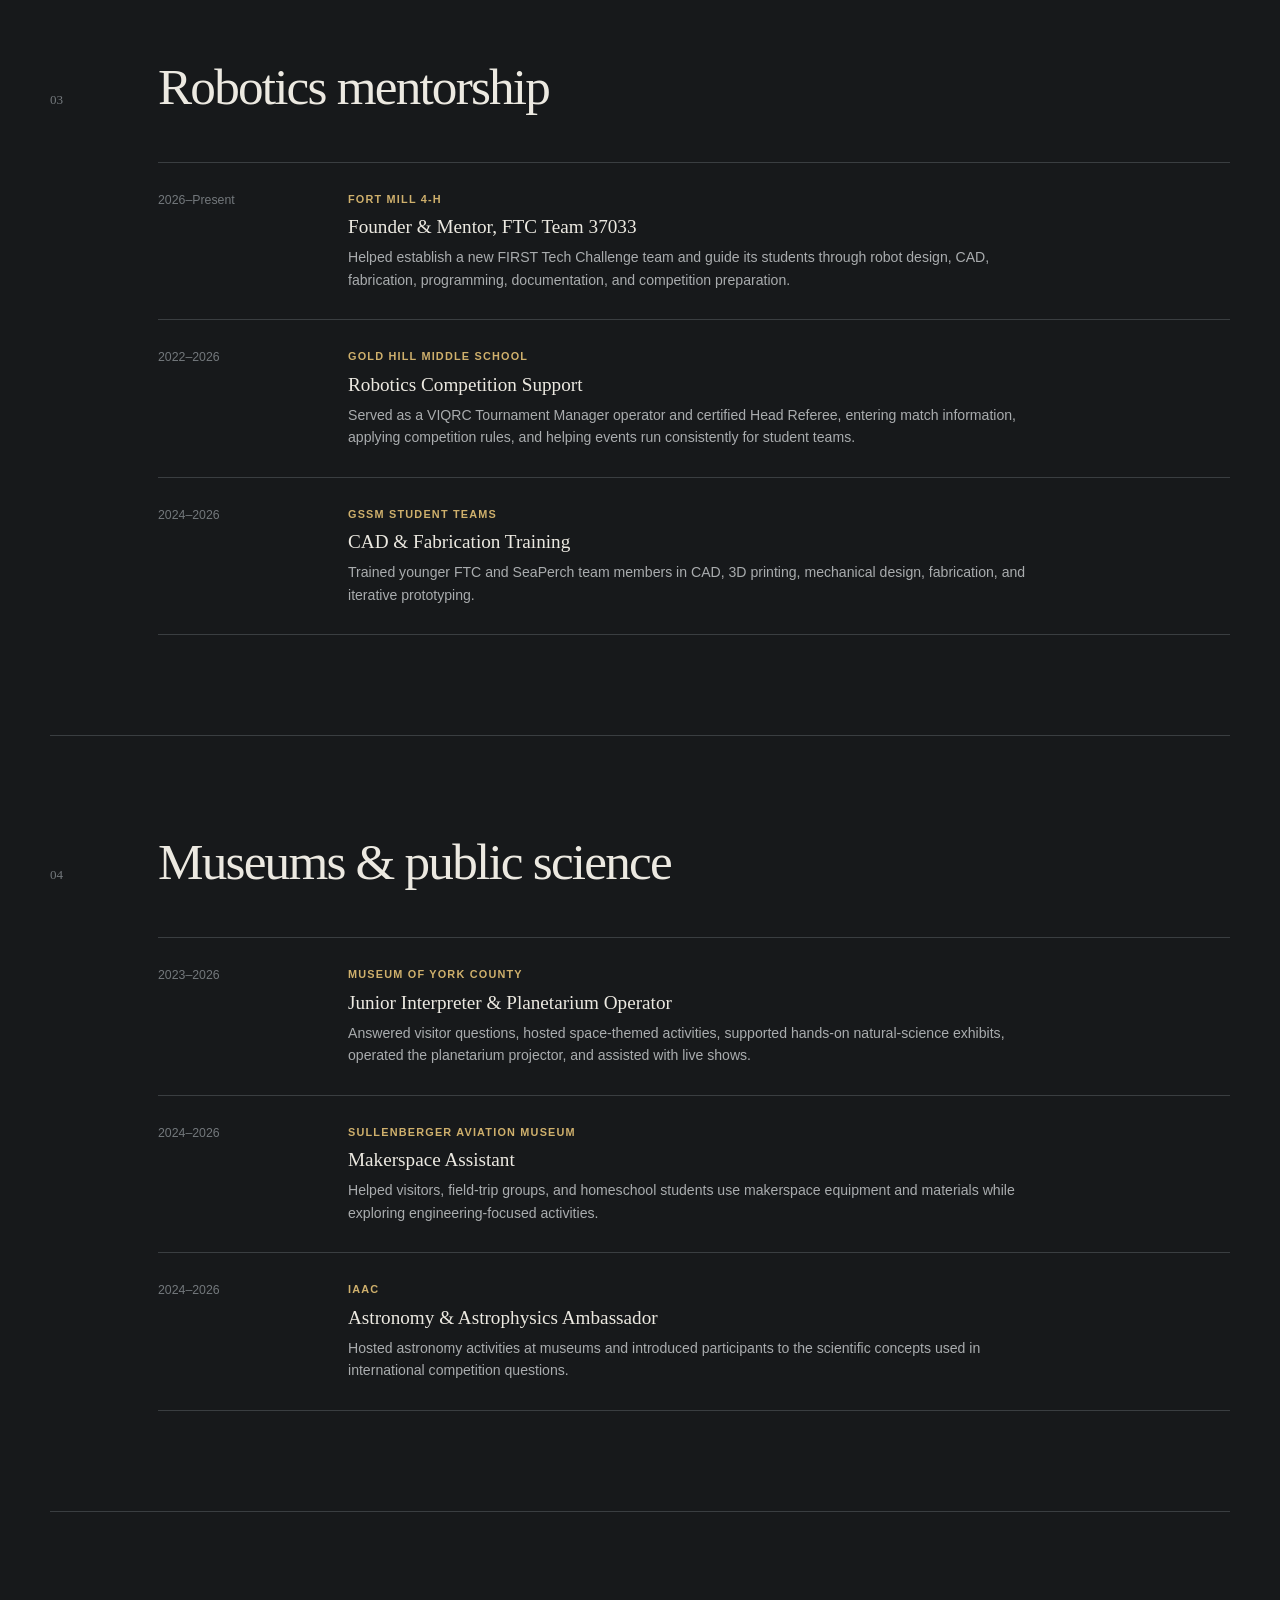
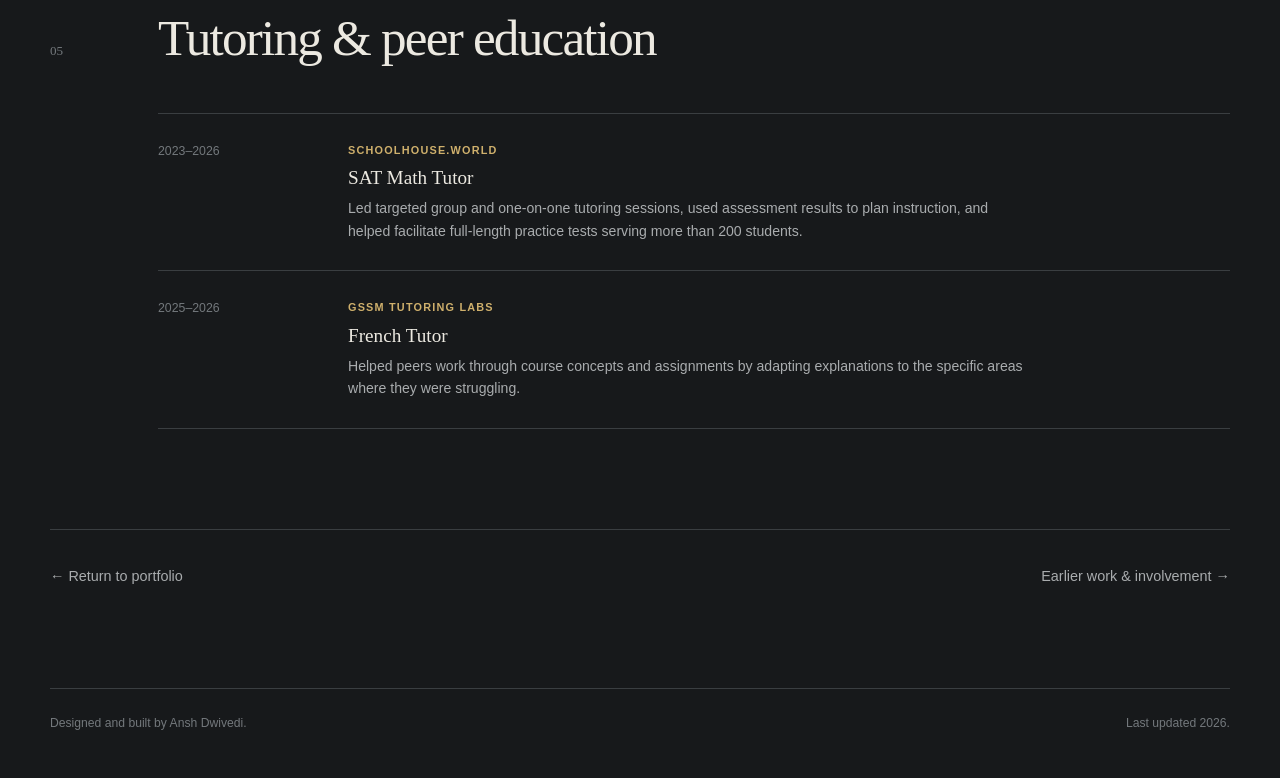
<file: stem-outreach.html>
<!DOCTYPE html>
<html lang="en">
<head>
  <meta charset="UTF-8">
  <meta name="viewport" content="width=device-width, initial-scale=1.0">

  <meta
    name="description"
    content="STEM education, robotics mentoring, museum interpretation, and community outreach led by Ansh Dwivedi."
  >

  <meta name="theme-color" content="#17191b">
  <meta name="color-scheme" content="dark">

  <title>STEM Outreach & Education | Ansh Dwivedi</title>

  <link rel="icon" href="assets/icons/favicon.svg" type="image/svg+xml">
  <link rel="stylesheet" href="style.css">
  <link rel="canonical" href="https://dwivedi.studio/stem-outreach.html">
</head>

<body>
  <header class="site-header">
    <a class="site-name" href="index.html">Ansh Dwivedi</a>

    <button
      class="menu-toggle"
      type="button"
      aria-expanded="false"
      aria-controls="site-navigation"
    >
      <span>Menu</span>
      <span class="menu-symbol" aria-hidden="true">+</span>
    </button>

    <nav id="site-navigation" aria-label="Main navigation">
      <a href="index.html#about">About</a>
      <a href="index.html#projects">Projects</a>
      <a href="index.html#skills">Skills</a>
      <a href="index.html#experience">Experience</a>
      <a href="index.html#contact">Contact</a>
    </nav>
  </header>

  <main class="project-page outreach-page">
    <a class="back-link" href="index.html">
      ← Back to portfolio
    </a>

    <section class="archive-hero">
      <p class="eyebrow">Teaching · Mentorship · Public science</p>

      <h1>STEM outreach & education</h1>

      <p class="project-introduction">
        My outreach work has ranged from week-long engineering camps to
        planetarium shows, robotics competitions, peer tutoring, and the
        creation of new student teams.
      </p>
    </section>

    <figure class="project-cover outreach-cover">
      <img
        src="assets/images/ftc-excalibur/robotics-camp.jpg"
        alt="Students participating in a hands-on robotics camp"
      >
      <figcaption>
        I try to structure technical instruction around a short explanation,
        a clear demonstration, and enough time for students to build and test
        something themselves.
      </figcaption>
    </figure>

    <section class="archive-section">
      <div class="archive-heading">
        <p class="section-number">01</p>
        <h2>Teaching approach</h2>
      </div>

      <div class="outreach-introduction">
        <p class="large-copy">
          The goal is not simply to show students that engineering is
          impressive. It is to give them enough confidence to realize that they
          can participate in it.
        </p>

        <p>
          My lessons generally begin with a concise explanation and physical
          demonstration. Students then spend most of the session implementing,
          testing, and revising the concept themselves. This keeps technical
          material approachable without removing the challenge that makes it
          interesting.
        </p>
      </div>
    </section>

    <section class="archive-section">
      <div class="archive-heading">
        <p class="section-number">02</p>
        <h2>Camps & structured instruction</h2>
      </div>

      <div class="archive-list">
        <article>
          <p class="archive-date">Summer 2025</p>

          <div>
            <p class="experience-type">Club SciKidz</p>
            <h3>STEM Day Camp Counselor</h3>

            <p>
              Led project-based programs for students ages 7–13, including
              Junior Scientist, Junior AI and Chatbot, and Advanced Robotics
              with LEGO SPIKE. I combined demonstrations with supervised
              building while maintaining a safe, engaging environment.
            </p>
          </div>
        </article>

        <article>
          <p class="archive-date">2024–2026</p>

          <div>
            <p class="experience-type">SPARK! Robotics</p>
            <h3>Robotics Subject Captain</h3>

            <p>
              Developed and presented four lessons introducing middle-school
              students across South Carolina to robotics, electronics, and
              circuitry. I also helped coordinate material for a 15-student
              instructional team.
            </p>
          </div>
        </article>

        <article>
          <p class="archive-date">Summer 2026</p>

          <div>
            <p class="experience-type">FTC Team 22972 Excalibur</p>
            <h3>Middle-School Robotics Camp</h3>

            <p>
              Helped organize and teach a week-long introduction to FTC
              robotics. Lessons used short explanations, live demonstrations,
              hands-on implementation, and small science activities to keep
              students engaged. <br><br>

              Camp proceeds supported the creation of a new FTC team through
              Fort Mill 4-H.
            </p>
          </div>
        </article>

        <article>
          <p class="archive-date">2026</p>

          <div>
            <p class="experience-type">Scouting America</p>
            <h3>Digital Technology Instruction</h3>

            <p>
              Organized technical merit-badge instruction covering digital
              systems, electronic safety, logic, computing, and responsible
              technology use. Group instruction was paired with individual
              assignments for requirements better completed independently.
            </p>
          </div>
        </article>
      </div>
    </section>

    <section class="archive-section">
      <div class="archive-heading">
        <p class="section-number">03</p>
        <h2>Robotics mentorship</h2>
      </div>

      <div class="archive-list">
        <article>
          <p class="archive-date">2026–Present</p>

          <div>
            <p class="experience-type">Fort Mill 4-H</p>
            <h3>Founder & Mentor, FTC Team 37033</h3>

            <p>
              Helped establish a new FIRST Tech Challenge team and guide its
              students through robot design, CAD, fabrication, programming,
              documentation, and competition preparation.
            </p>
          </div>
        </article>

        <article>
          <p class="archive-date">2022–2026</p>

          <div>
            <p class="experience-type">Gold Hill Middle School</p>
            <h3>Robotics Competition Support</h3>

            <p>
              Served as a VIQRC Tournament Manager operator and certified Head
              Referee, entering match information, applying competition rules,
              and helping events run consistently for student teams.
            </p>
          </div>
        </article>

        <article>
          <p class="archive-date">2024–2026</p>

          <div>
            <p class="experience-type">GSSM student teams</p>
            <h3>CAD & Fabrication Training</h3>

            <p>
              Trained younger FTC and SeaPerch team members in CAD,
              3D printing, mechanical design, fabrication, and iterative
              prototyping.
            </p>
          </div>
        </article>
      </div>
    </section>

    <section class="archive-section">
      <div class="archive-heading">
        <p class="section-number">04</p>
        <h2>Museums & public science</h2>
      </div>

      <div class="archive-list">
        <article>
          <p class="archive-date">2023–2026</p>

          <div>
            <p class="experience-type">Museum of York County</p>
            <h3>Junior Interpreter & Planetarium Operator</h3>

            <p>
              Answered visitor questions, hosted space-themed activities,
              supported hands-on natural-science exhibits, operated the
              planetarium projector, and assisted with live shows.
            </p>
          </div>
        </article>

        <article>
          <p class="archive-date">2024–2026</p>

          <div>
            <p class="experience-type">Sullenberger Aviation Museum</p>
            <h3>Makerspace Assistant</h3>

            <p>
              Helped visitors, field-trip groups, and homeschool students use
              makerspace equipment and materials while exploring
              engineering-focused activities.
            </p>
          </div>
        </article>

        <article>
          <p class="archive-date">2024–2026</p>

          <div>
            <p class="experience-type">IAAC</p>
            <h3>Astronomy & Astrophysics Ambassador</h3>

            <p>
              Hosted astronomy activities at museums and introduced
              participants to the scientific concepts used in international
              competition questions.
            </p>
          </div>
        </article>
      </div>
    </section>

    <section class="archive-section">
      <div class="archive-heading">
        <p class="section-number">05</p>
        <h2>Tutoring & peer education</h2>
      </div>

      <div class="archive-list">
        <article>
          <p class="archive-date">2023–2026</p>

          <div>
            <p class="experience-type">Schoolhouse.world</p>
            <h3>SAT Math Tutor</h3>

            <p>
              Led targeted group and one-on-one tutoring sessions, used
              assessment results to plan instruction, and helped facilitate
              full-length practice tests serving more than 200 students.
            </p>
          </div>
        </article>

        <article>
          <p class="archive-date">2025–2026</p>

          <div>
            <p class="experience-type">GSSM Tutoring Labs</p>
            <h3>French Tutor</h3>

            <p>
              Helped peers work through course concepts and assignments by
              adapting explanations to the specific areas where they were
              struggling.
            </p>
          </div>
        </article>
      </div>
    </section>

    <nav class="project-footer-nav" aria-label="Page navigation">
      <a href="index.html">← Return to portfolio</a>
      <a href="earlier-work.html">Earlier work & involvement →</a>
    </nav>
  </main>

  <footer>
    <p>Designed and built by Ansh Dwivedi.</p>
    <p>Last updated 2026.</p>
  </footer>

  <script src="script.js"></script>
</body>
</html>
</file>
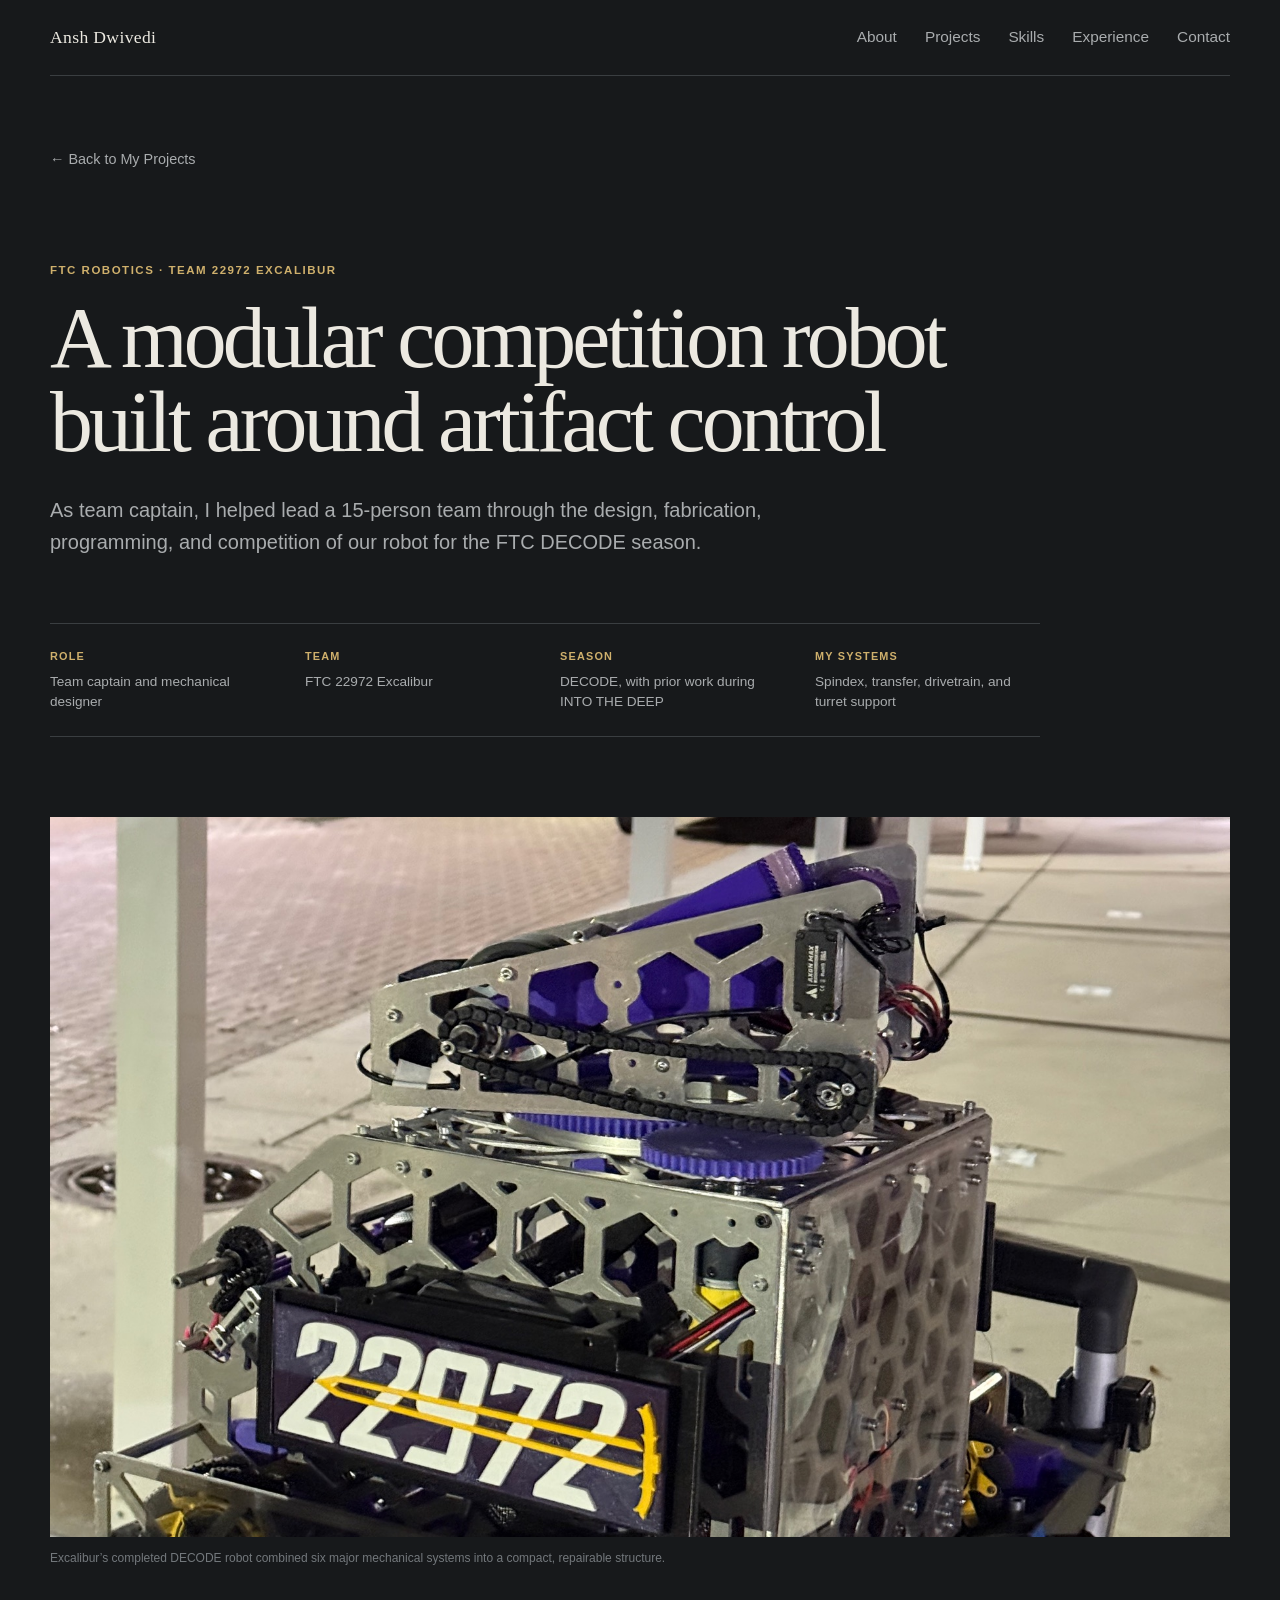
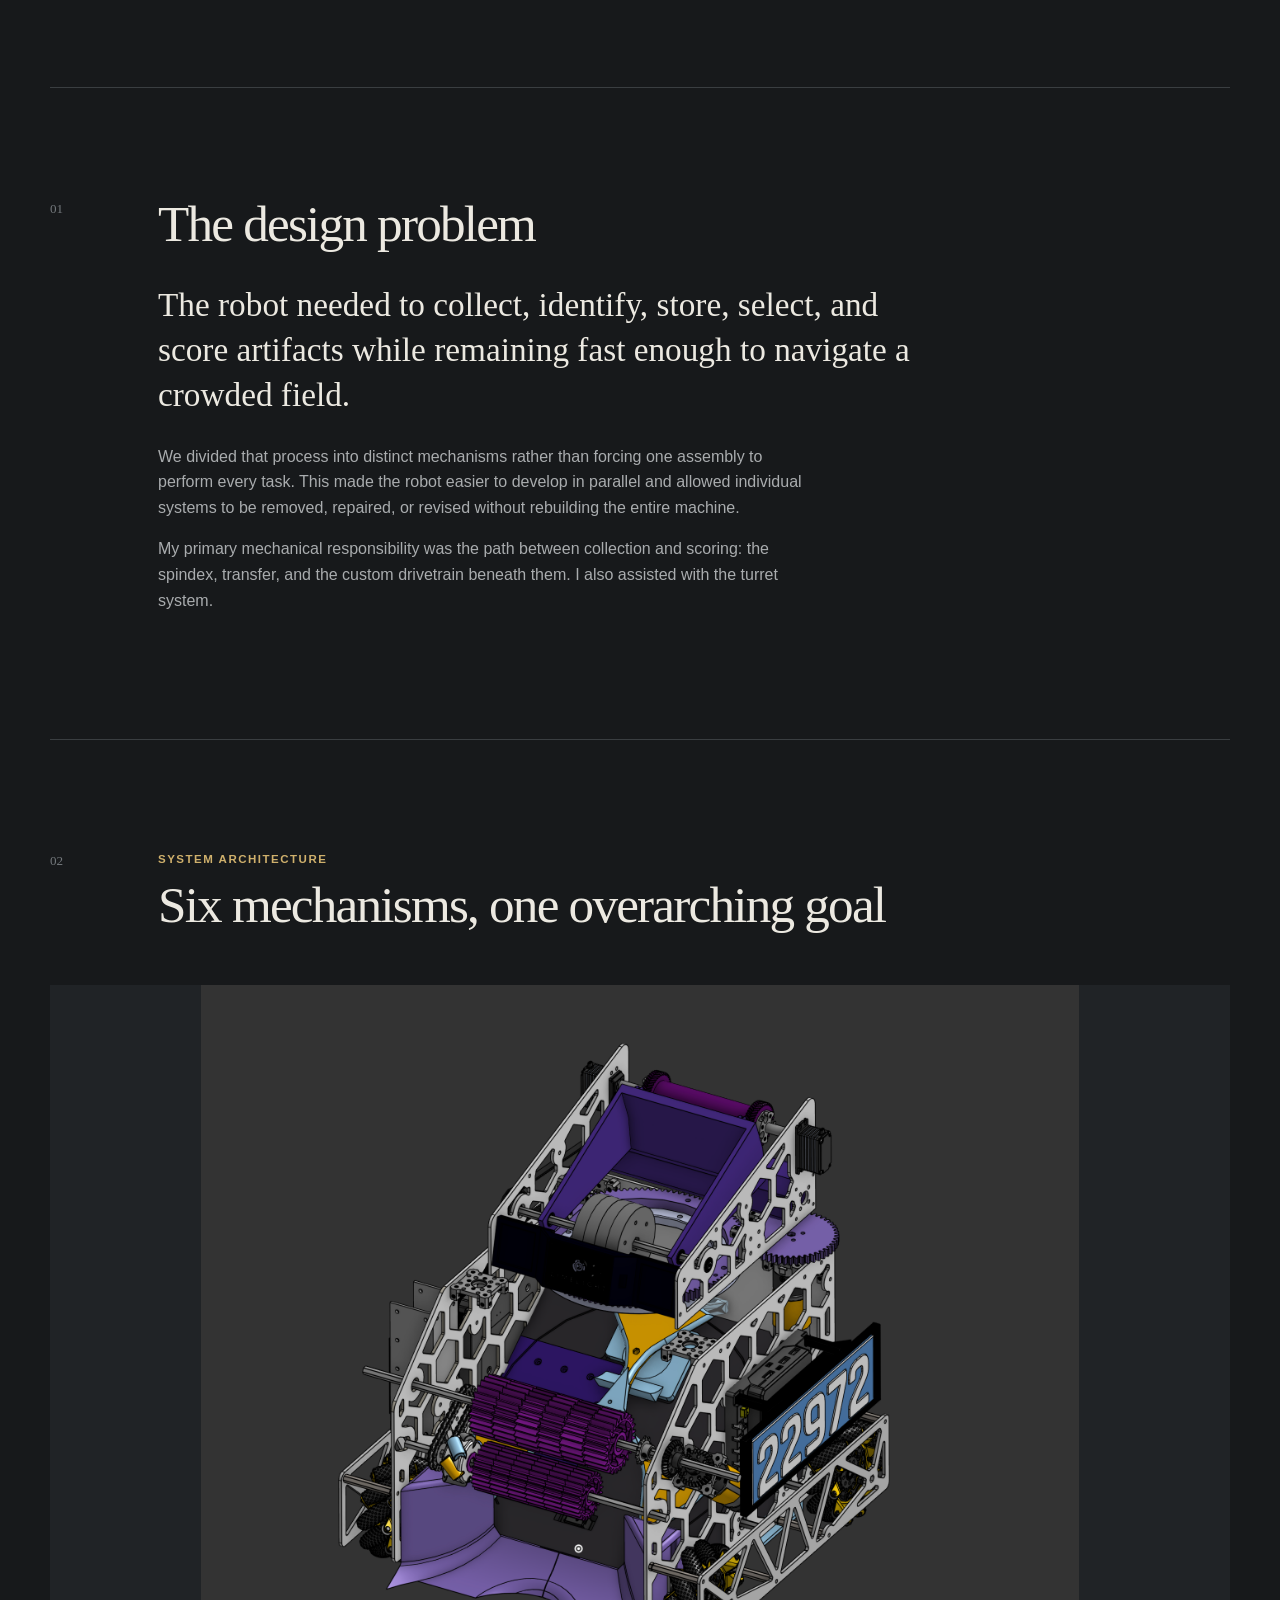
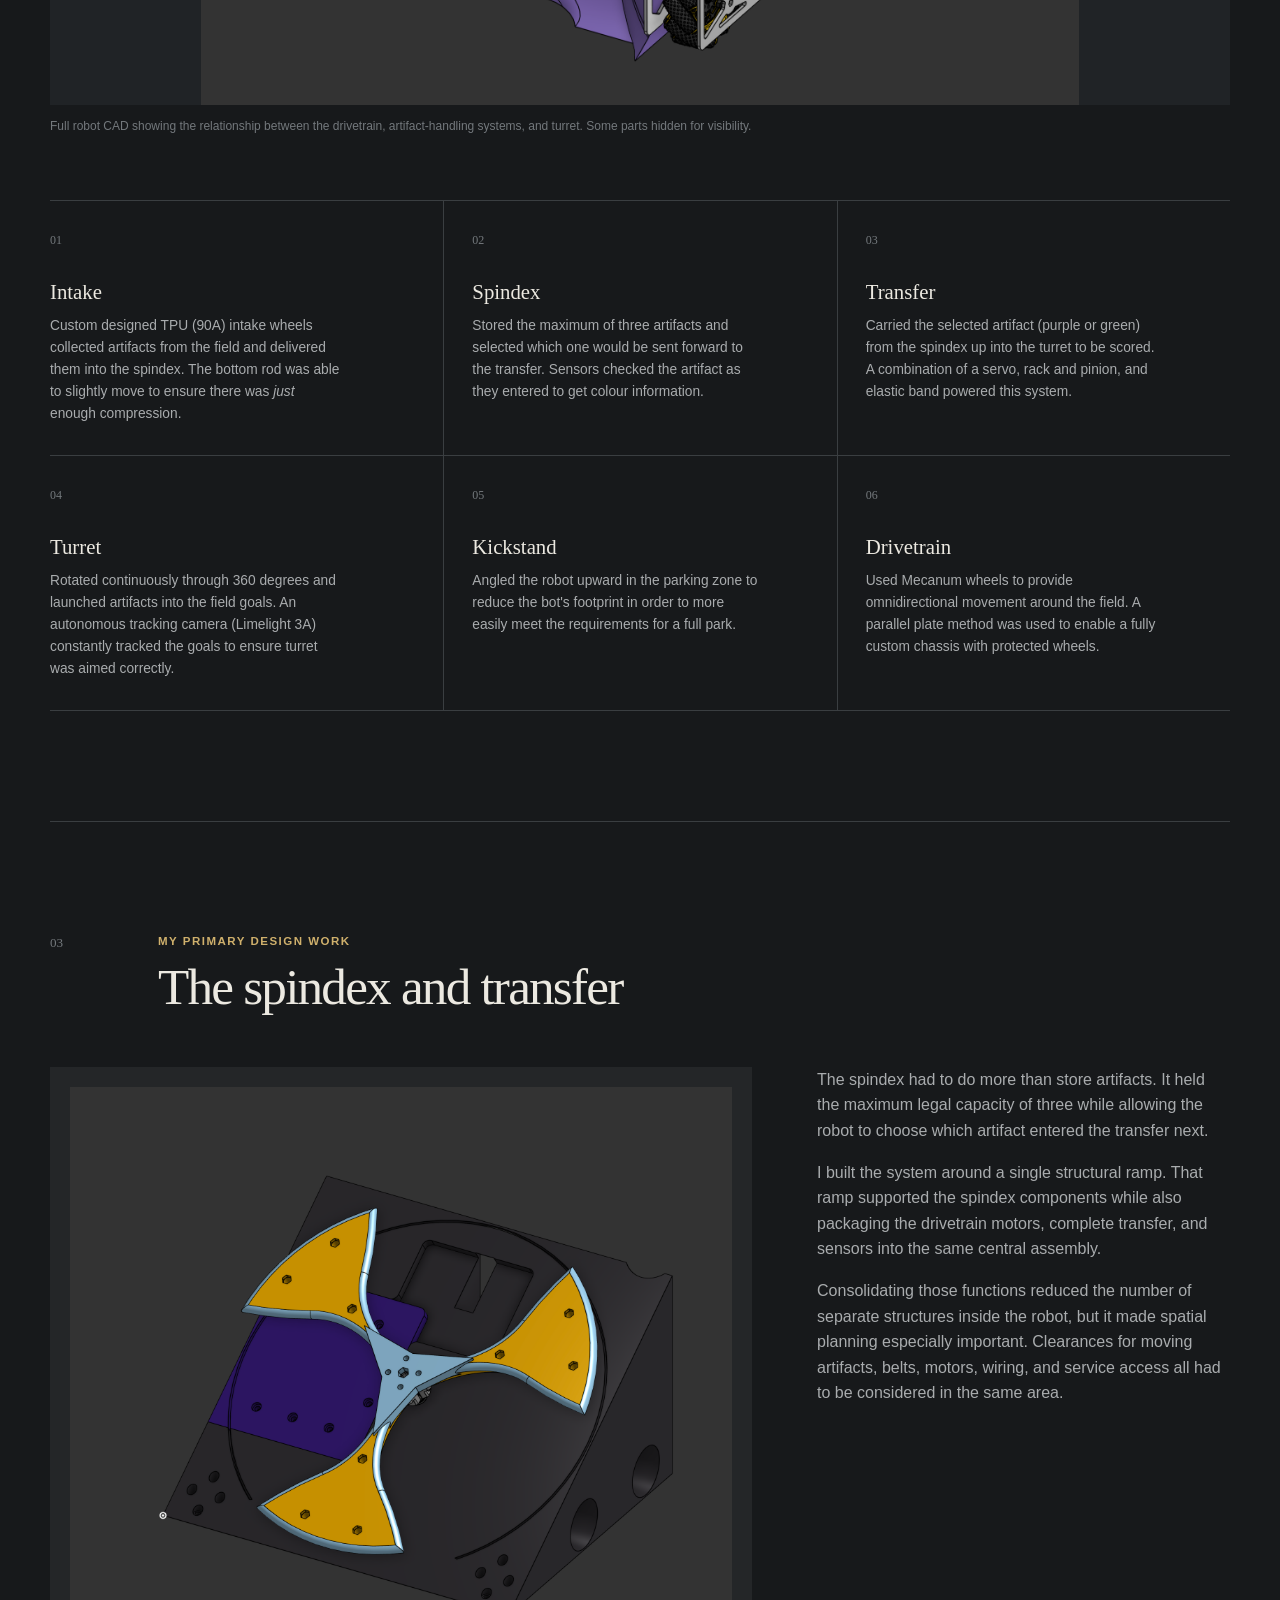
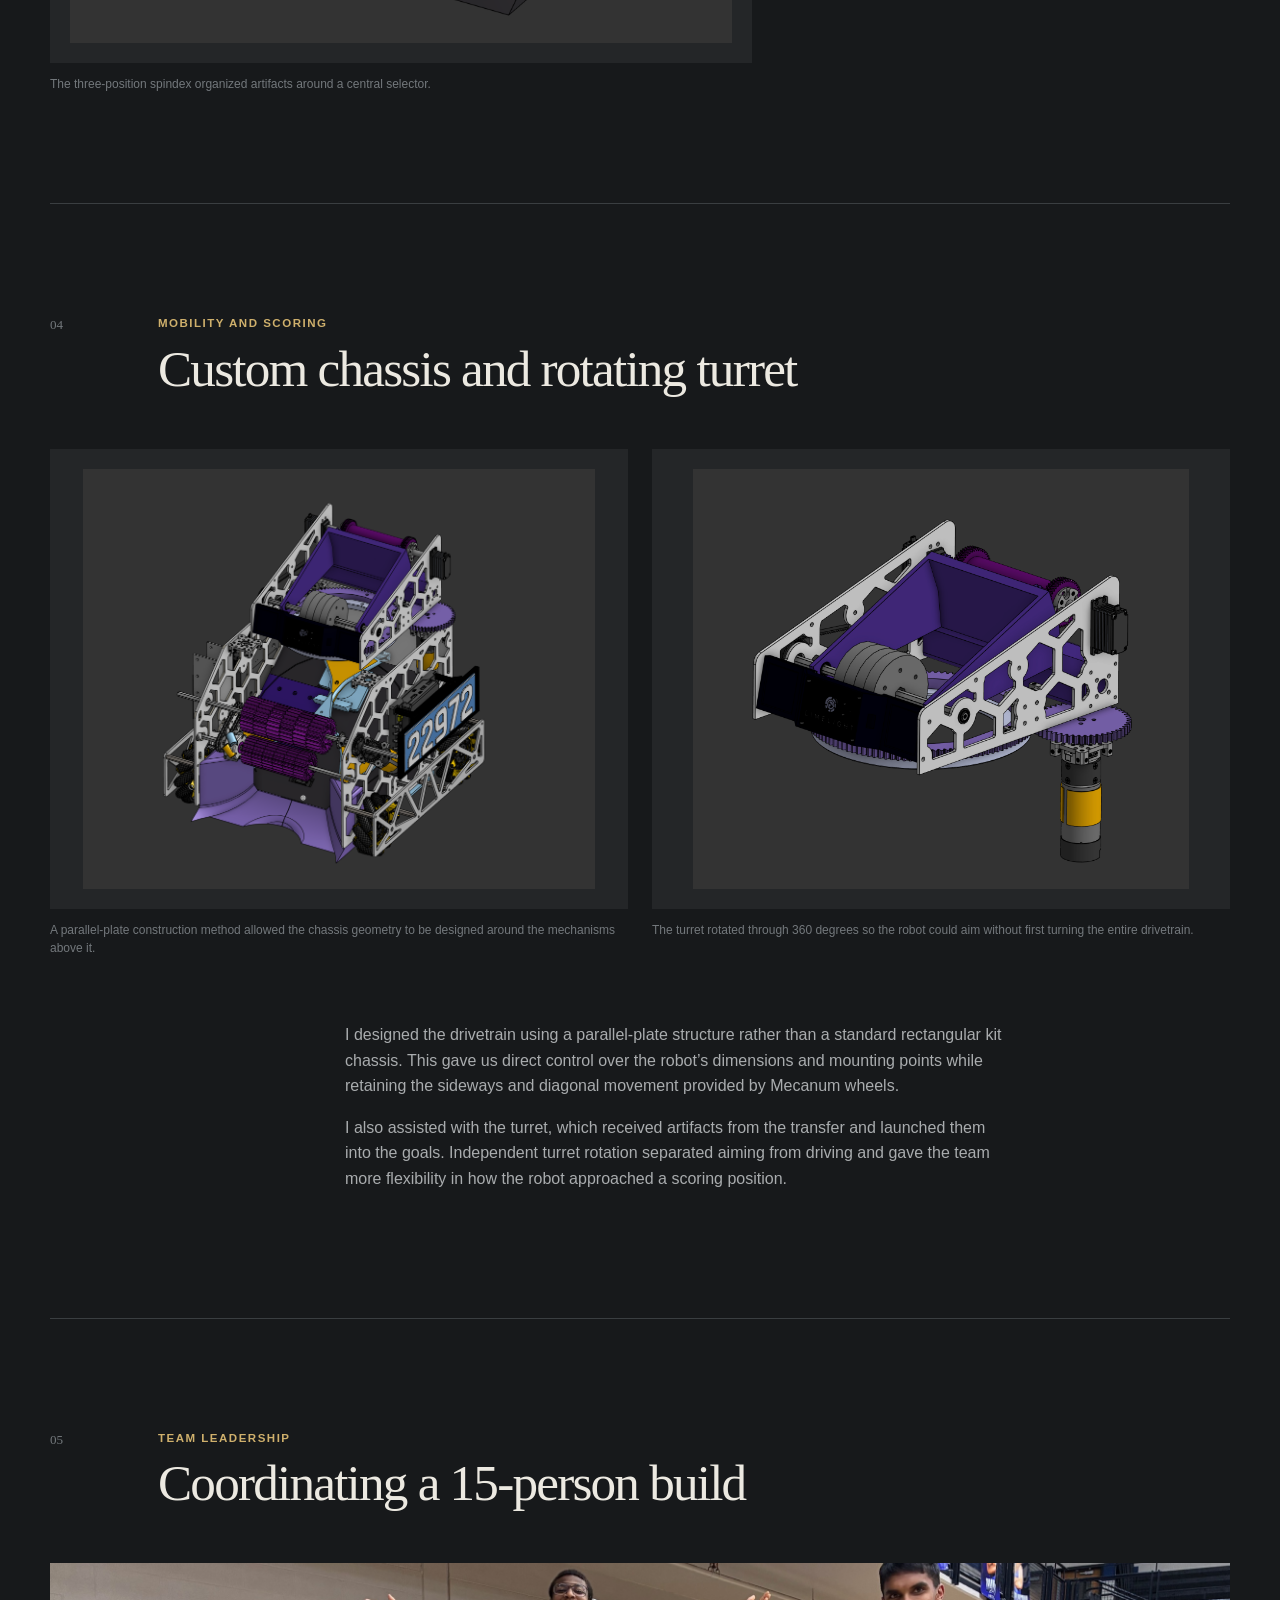
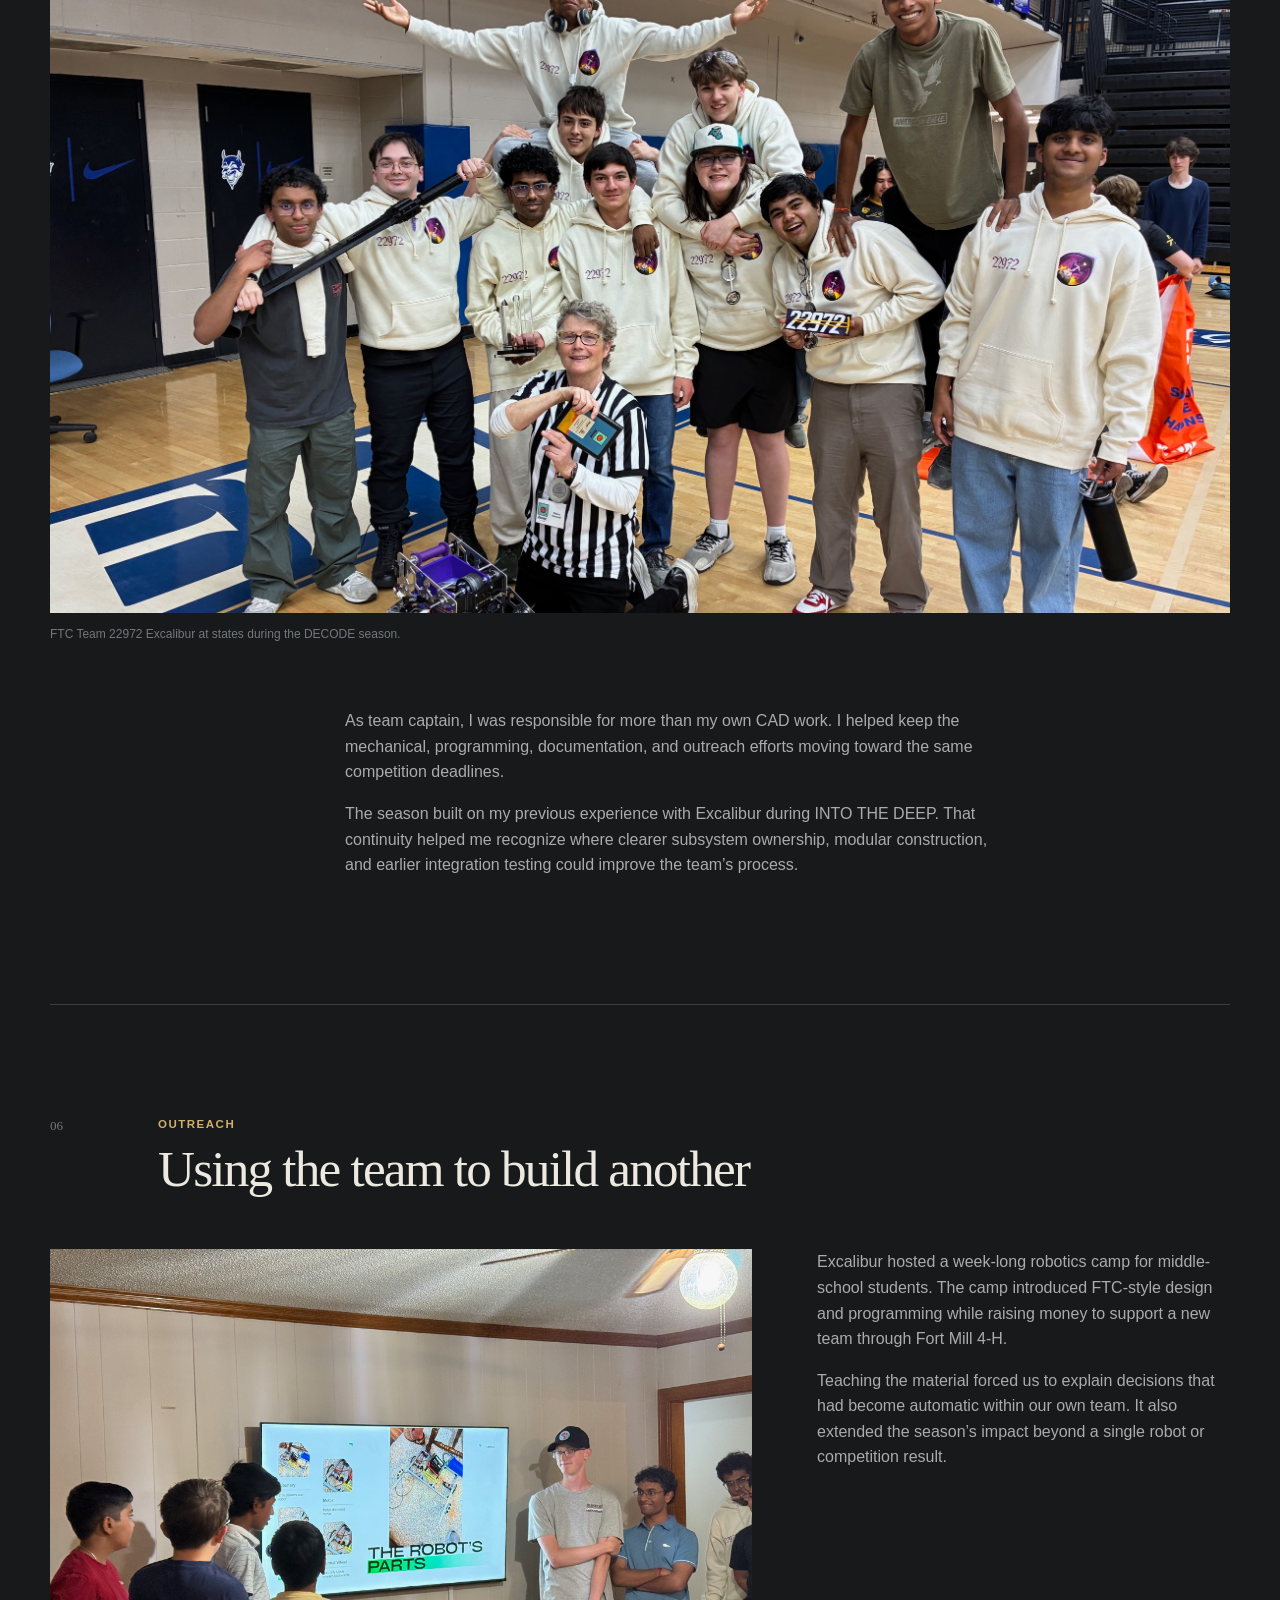
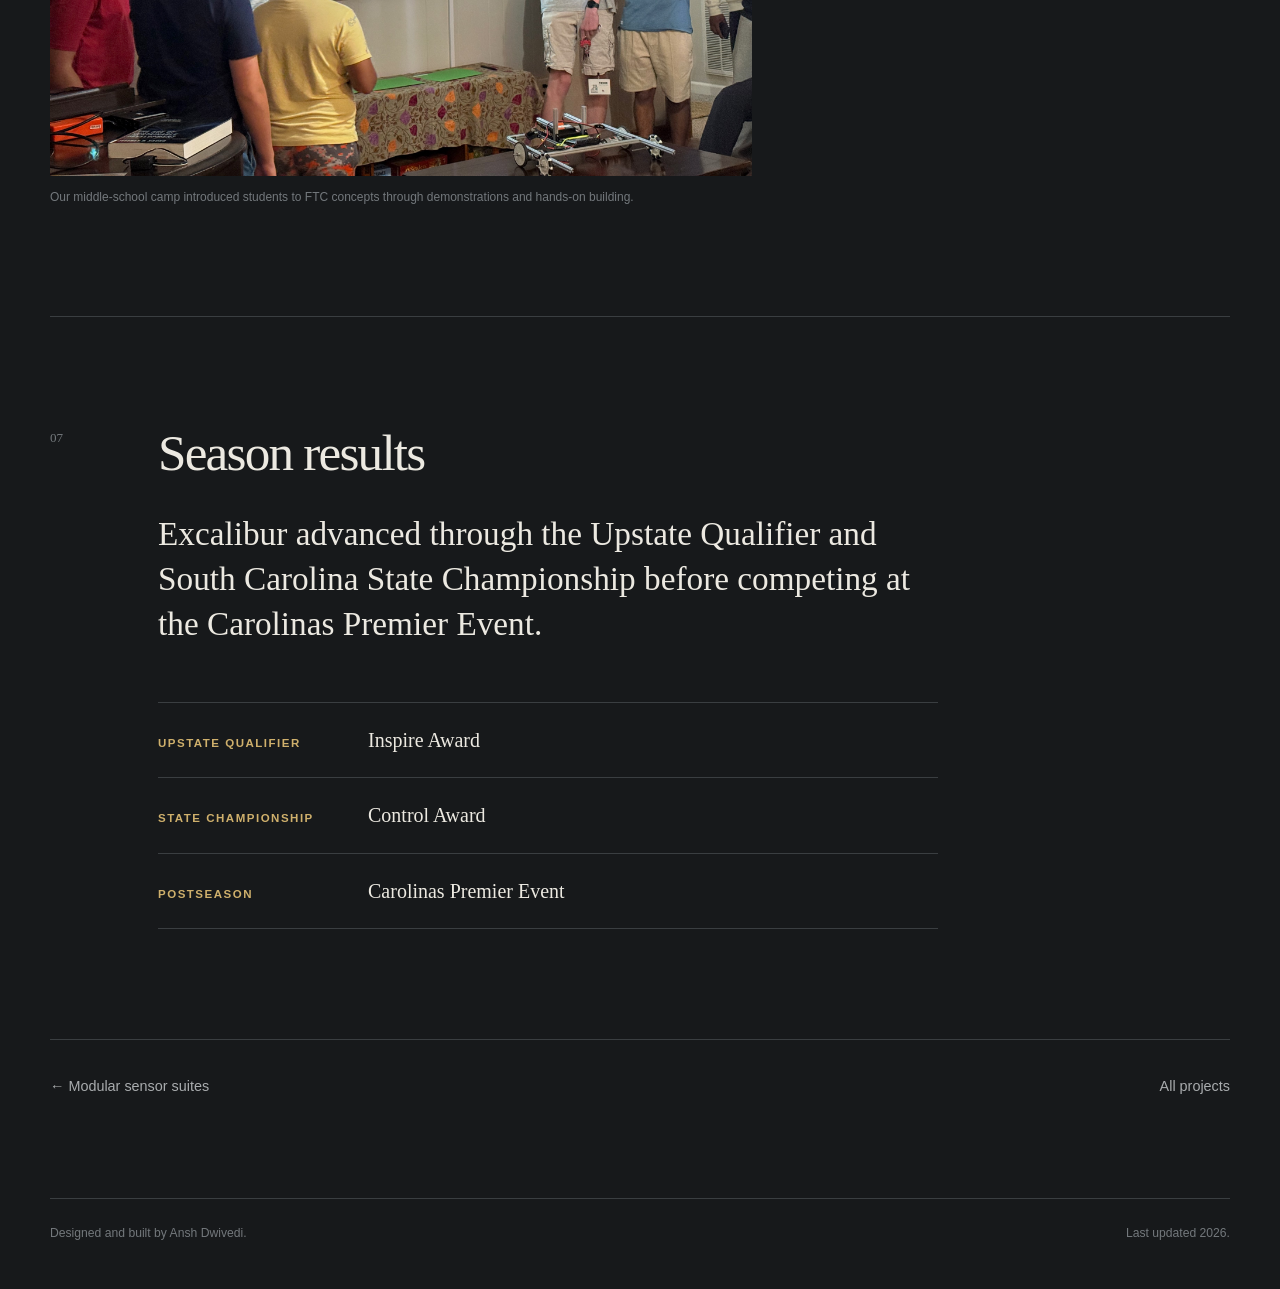
<file: projects/ftc-excalibur.html>
<!DOCTYPE html>
<html lang="en">
<head>
    <link
  rel="canonical"
  href="https://dwivedi.studio/projects/ftc-excalibur.html"
>
  <meta charset="UTF-8">
  <meta name="viewport" content="width=device-width, initial-scale=1.0">

  <meta
    name="description"
    content="The design and development of FTC Team 22972 Excalibur's DECODE competition robot, led by team captain Ansh Dwivedi."
  >

  <title>FTC Excalibur | Ansh Dwivedi</title>
  <meta name="theme-color" content="#17191b">
<meta name="color-scheme" content="dark">
<link rel="icon" href="../assets/icons/favicon.svg" type="image/svg+xml">
  <link rel="stylesheet" href="../style.css">
</head>

<body>
  <header class="site-header">
    <a class="site-name" href="../index.html">Ansh Dwivedi</a>

    <button
  class="menu-toggle"
  type="button"
  aria-expanded="false"
  aria-controls="site-navigation"
>
  <span>Menu</span>
  <span class="menu-symbol" aria-hidden="true">+</span>
</button>
    <nav id="site-navigation" aria-label="Main navigation">
      <a href="../index.html#about">About</a>
      <a href="../index.html#projects">Projects</a>
<a href="../index.html#skills">Skills</a>
<a href="../index.html#experience">Experience</a>
      <a href="../index.html#contact">Contact</a>
    </nav>
  </header>

  <main class="project-page">
    <a class="back-link" href="../index.html#projects">
      ← Back to My Projects
    </a>

    <section class="project-hero">
      <p class="eyebrow">FTC Robotics · Team 22972 Excalibur</p>

      <h1>A modular competition robot built around artifact control</h1>

      <p class="project-introduction">
        As team captain, I helped lead a 15-person team through the design,
        fabrication, programming, and competition of our robot for the FTC
        DECODE season.
      </p>

      <dl class="project-facts">
        <div>
          <dt>Role</dt>
          <dd>Team captain and mechanical designer</dd>
        </div>

        <div>
          <dt>Team</dt>
          <dd>FTC 22972 Excalibur</dd>
        </div>

        <div>
          <dt>Season</dt>
          <dd>DECODE, with prior work during INTO THE DEEP</dd>
        </div>

        <div>
          <dt>My systems</dt>
          <dd>Spindex, transfer, drivetrain, and turret support</dd>
        </div>
      </dl>
    </section>

    <figure class="project-cover ftc-cover">
      <img
        src="../assets/images/ftc-excalibur/excalibur-cover.jpg"
        alt="The completed FTC Team 22972 Excalibur DECODE robot"
      >
      <figcaption>
        Excalibur’s completed DECODE robot combined six major mechanical
        systems into a compact, repairable structure.
      </figcaption>
    </figure>

    <section class="case-study-section project-overview">
      <p class="section-number">01</p>

      <div class="case-study-copy">
        <h2>The design problem</h2>

        <p class="large-copy">
          The robot needed to collect, identify, store, select, and score
          artifacts while remaining fast enough to navigate a crowded field.
        </p>

        <p>
          We divided that process into distinct mechanisms rather than forcing
          one assembly to perform every task. This made the robot easier to
          develop in parallel and allowed individual systems to be removed,
          repaired, or revised without rebuilding the entire machine.
        </p>

        <p>
          My primary mechanical responsibility was the path between collection
          and scoring: the spindex, transfer, and the custom drivetrain beneath
          them. I also assisted with the turret system.
        </p>
      </div>
    </section>

    <section class="case-study-section">
      <div class="concept-heading">
        <p class="section-number">02</p>

        <div>
          <p class="eyebrow">System architecture</p>
          <h2>Six mechanisms, one overarching goal</h2>
        </div>
      </div>

      <figure class="wide-figure">
        <img
          src="../assets/images/ftc-excalibur/robot-cad.png"
          alt="CAD model of Excalibur's complete DECODE robot"
        >
        <figcaption>
          Full robot CAD showing the relationship between the drivetrain,
          artifact-handling systems, and turret. Some parts hidden for visibility. 
        </figcaption>
      </figure>

      <div class="mechanism-list">
        <article>
          <p class="mechanism-number">01</p>
          <h3>Intake</h3>
          <p>
            Custom designed TPU (90A) intake wheels collected artifacts from the field 
            and delivered them into the
            spindex. The bottom rod was able to slightly move to ensure there was 
            <i>just</i> enough compression. 
          </p>
        </article>

        <article>
          <p class="mechanism-number">02</p>
          <h3>Spindex</h3>
          <p>
            Stored the maximum of three artifacts and selected which one would
            be sent forward to the transfer. Sensors checked the artifact as they 
            entered to get colour information.
          </p>
        </article>

        <article>
          <p class="mechanism-number">03</p>
          <h3>Transfer</h3>
          <p>
            Carried the selected artifact (purple or green) from the spindex up into the 
            turret to be scored. A combination of a servo, rack and pinion, and elastic band
            powered this system. 
          </p>
        </article>

        <article>
          <p class="mechanism-number">04</p>
          <h3>Turret</h3>
          <p>
            Rotated continuously through 360 degrees and launched artifacts
            into the field goals. An autonomous tracking camera (Limelight 3A) 
            constantly tracked the goals to ensure turret was aimed correctly. 
          </p>
        </article>

        <article>
          <p class="mechanism-number">05</p>
          <h3>Kickstand</h3>
          <p>
            Angled the robot upward in the parking zone to reduce the bot's footprint 
            in order to more easily meet the requirements for a full park.
          </p>
        </article>

        <article>
          <p class="mechanism-number">06</p>
          <h3>Drivetrain</h3>
          <p>
            Used Mecanum wheels to provide omnidirectional movement around the
            field. A parallel plate method was used to enable a fully custom 
            chassis with protected wheels. 
          </p>
        </article>
      </div>
    </section>

    <section class="case-study-section">
      <div class="concept-heading">
        <p class="section-number">03</p>

        <div>
          <p class="eyebrow">My primary design work</p>
          <h2>The spindex and transfer</h2>
        </div>
      </div>

      <div class="case-study-grid">
        <figure>
          <img
            src="../assets/images/ftc-excalibur/spindex-ramp-cad.png"
            alt="CAD model of the spindex and its structural ramp"
          >
          <figcaption>
            The three-position spindex organized artifacts around a central
            selector.
          </figcaption>
        </figure>

        <div class="case-study-copy">
          <p>
            The spindex had to do more than store artifacts. It held the
            maximum legal capacity of three while allowing the robot to choose
            which artifact entered the transfer next.
          </p>

          <p>
            I built the system around a single structural ramp. That ramp
            supported the spindex components while also packaging the
            drivetrain motors, complete transfer, and sensors into the same
            central assembly.
          </p>

          <p>
            Consolidating those functions reduced the number of separate
            structures inside the robot, but it made spatial planning
            especially important. Clearances for moving artifacts, belts,
            motors, wiring, and service access all had to be considered in the
            same area.
          </p>
        </div>
      </div>
    </section>

    <section class="case-study-section">
      <div class="concept-heading">
        <p class="section-number">04</p>

        <div>
          <p class="eyebrow">Mobility and scoring</p>
          <h2>Custom chassis and rotating turret</h2>
        </div>
      </div>

      <div class="image-pair">
        <figure>
          <img
            src="../assets/images/ftc-excalibur/robot-cad.png"
            alt="CAD model showing the robot's custom parallel-plate chassis"
          >
          <figcaption>
            A parallel-plate construction method allowed the chassis geometry
            to be designed around the mechanisms above it.
          </figcaption>
        </figure>

        <figure>
          <img
            src="../assets/images/ftc-excalibur/turret-cad.png"
            alt="CAD model of Excalibur's rotating scoring turret"
          >
          <figcaption>
            The turret rotated through 360 degrees so the robot could aim
            without first turning the entire drivetrain.
          </figcaption>
        </figure>
      </div>

      <div class="case-study-copy offset-copy">
        <p>
          I designed the drivetrain using a parallel-plate structure rather
          than a standard rectangular kit chassis. This gave us direct control
          over the robot’s dimensions and mounting points while retaining the
          sideways and diagonal movement provided by Mecanum wheels.
        </p>

        <p>
          I also assisted with the turret, which received artifacts from the
          transfer and launched them into the goals. Independent turret
          rotation separated aiming from driving and gave the team more
          flexibility in how the robot approached a scoring position.
        </p>
      </div>
    </section>

    <section class="case-study-section">
      <div class="concept-heading">
        <p class="section-number">05</p>

        <div>
          <p class="eyebrow">Team leadership</p>
          <h2>Coordinating a 15-person build</h2>
        </div>
      </div>

      <figure class="wide-figure team-figure">
        <img
          src="../assets/images/ftc-excalibur/team-photo.jpg"
          alt="The 15 members of FTC Team 22972 Excalibur"
        >
        <figcaption>
          FTC Team 22972 Excalibur at states during the DECODE season.
        </figcaption>
      </figure>

      <div class="case-study-copy offset-copy">
        <p>
          As team captain, I was responsible for more than my own CAD work. I
          helped keep the mechanical, programming, documentation, and outreach
          efforts moving toward the same competition deadlines.
        </p>

        <p>
          The season built on my previous experience with Excalibur during INTO
          THE DEEP. That continuity helped me recognize where clearer subsystem
          ownership, modular construction, and earlier integration testing
          could improve the team’s process.
        </p>
      </div>
    </section>

    <section class="case-study-section">
      <div class="concept-heading">
        <p class="section-number">06</p>

        <div>
          <p class="eyebrow">Outreach</p>
          <h2>Using the team to build another</h2>
        </div>
      </div>

      <div class="case-study-grid">
        <figure>
          <img
            src="../assets/images/ftc-excalibur/robotics-camp.jpg"
            alt="Students participating in Excalibur's middle-school robotics camp"
          >
          <figcaption>
            Our middle-school camp introduced students to FTC concepts through
            demonstrations and hands-on building.
          </figcaption>
        </figure>

        <div class="case-study-copy">
          <p>
            Excalibur hosted a week-long robotics camp for middle-school
            students. The camp introduced FTC-style design and programming
            while raising money to support a new team through Fort Mill 4-H.
          </p>

          <p>
            Teaching the material forced us to explain decisions that had
            become automatic within our own team. It also extended the season’s
            impact beyond a single robot or competition result.
          </p>
        </div>
      </div>
    </section>

    <section class="case-study-section results-section">
      <p class="section-number">07</p>

      <div class="case-study-copy">
        <h2>Season results</h2>

        <p class="large-copy">
          Excalibur advanced through the Upstate Qualifier and South Carolina
          State Championship before competing at the Carolinas Premier Event.
        </p>

        <div class="results-list">
          <div>
            <p class="eyebrow">Upstate Qualifier</p>
            <h3>Inspire Award</h3>
          </div>

          <div>
            <p class="eyebrow">State Championship</p>
            <h3>Control Award</h3>
          </div>

          <div>
            <p class="eyebrow">Postseason</p>
            <h3>Carolinas Premier Event</h3>
          </div>
        </div>
      </div>
    </section>

    <nav class="project-footer-nav" aria-label="Project navigation">
      <a href="sensor-suite.html">← Modular sensor suites</a>
      <a href="../index.html#projects">All projects</a>
    </nav>
  </main>

  <footer>
    <p>Designed and built by Ansh Dwivedi.</p>
    <p>Last updated 2026.</p>
  </footer>
  <script src="../script.js"></script>
</body>
</html>
</file>
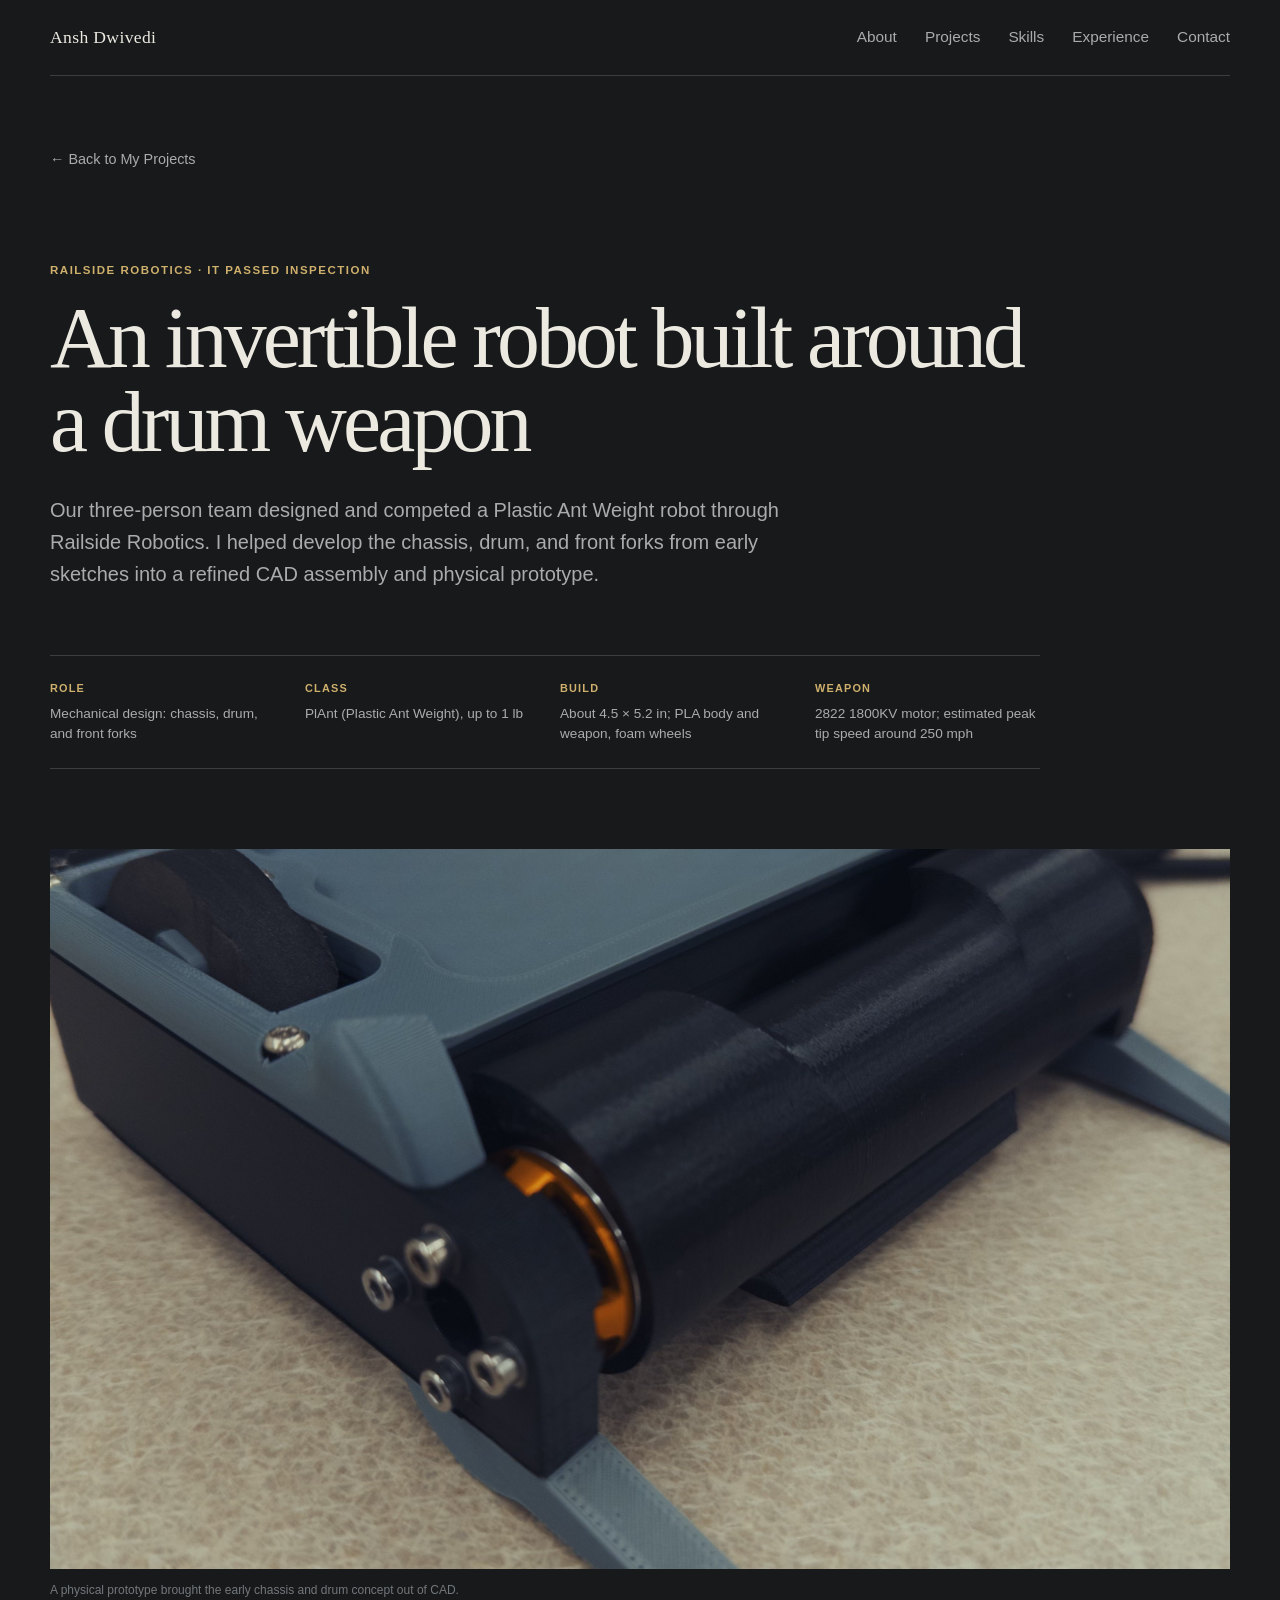
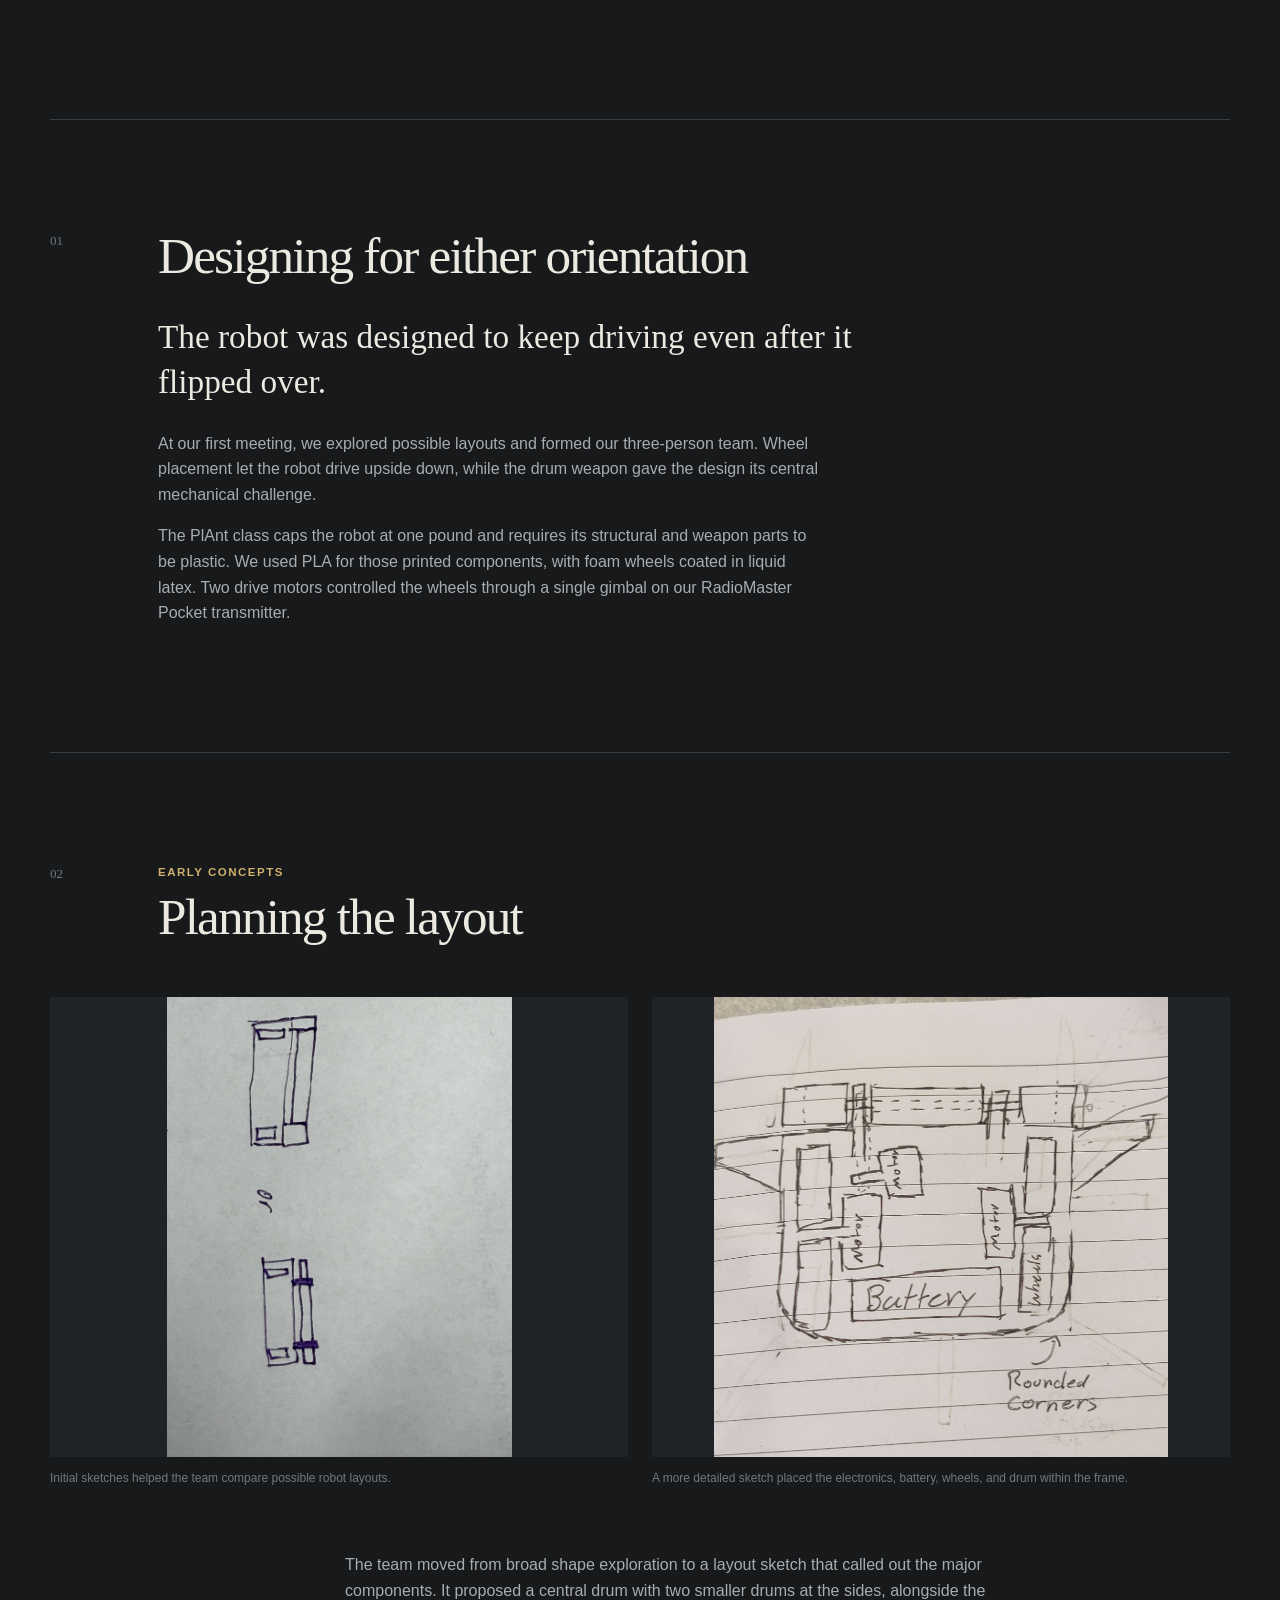
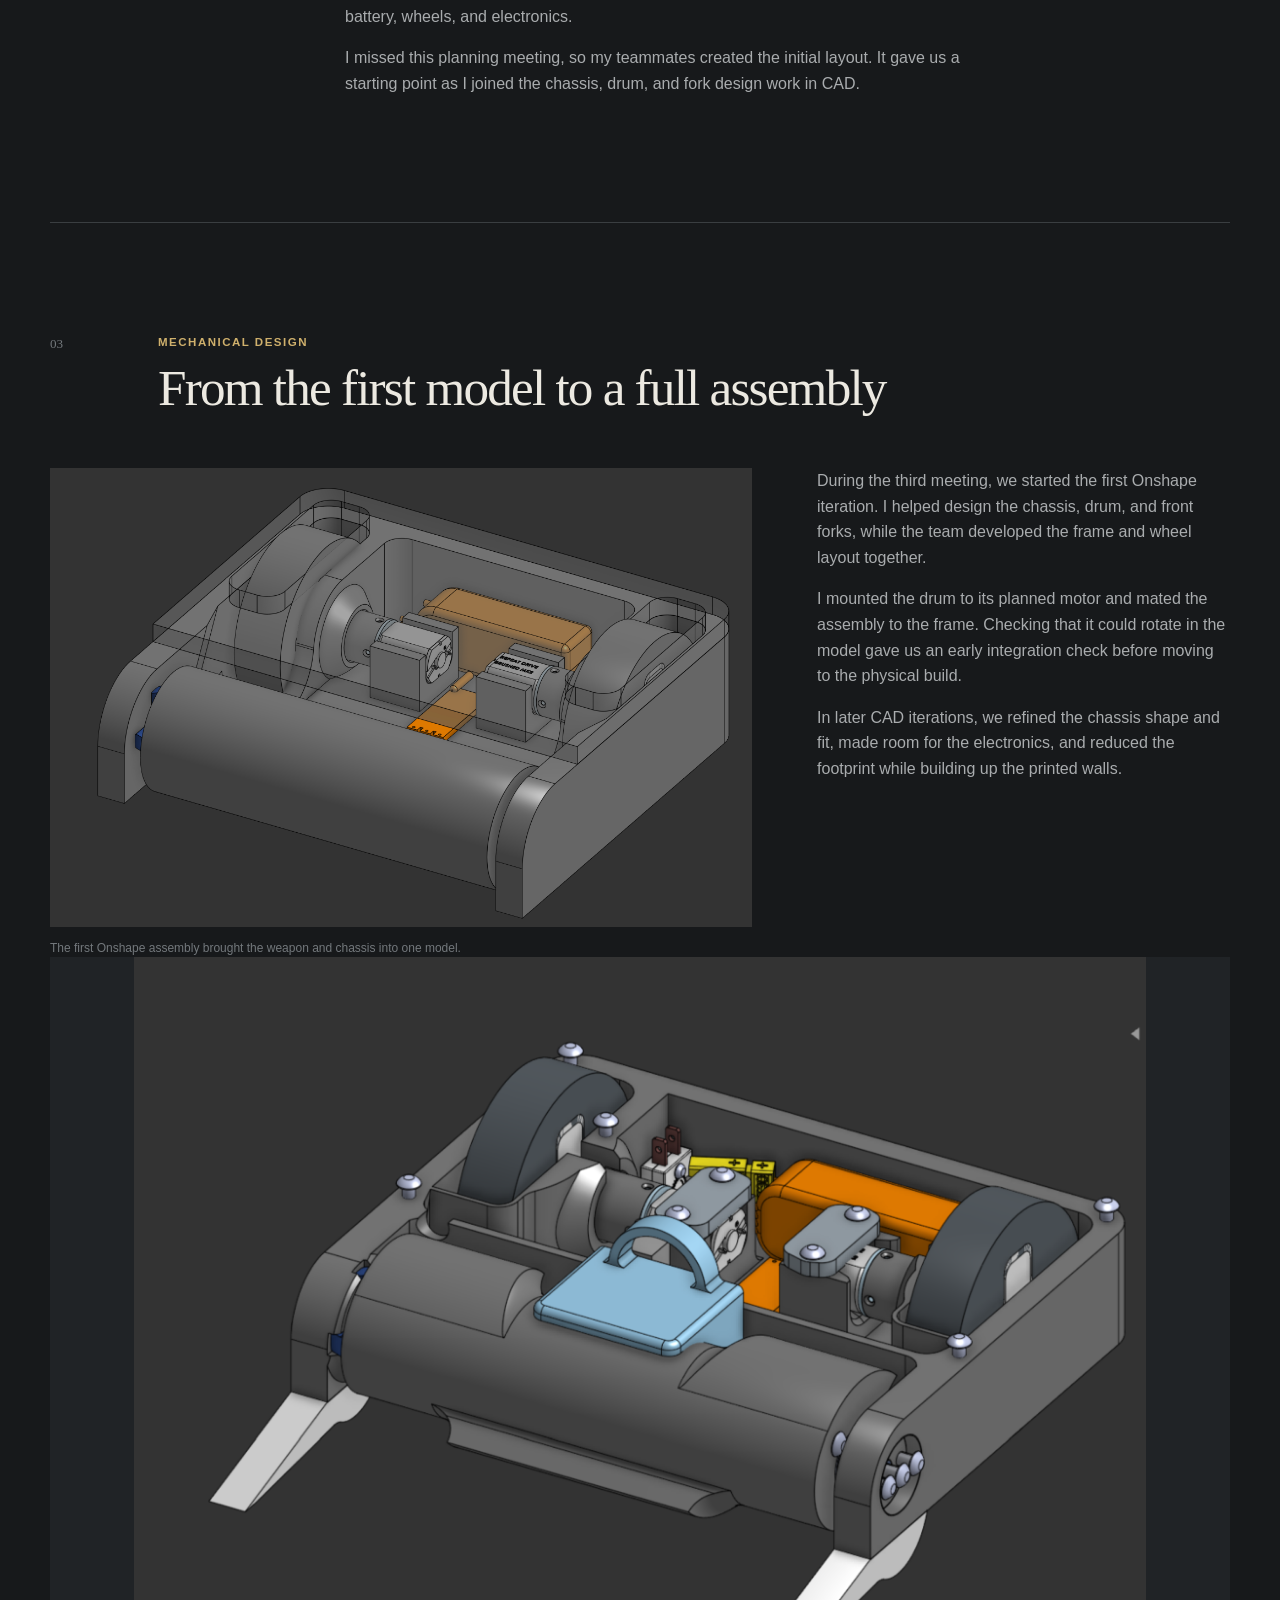
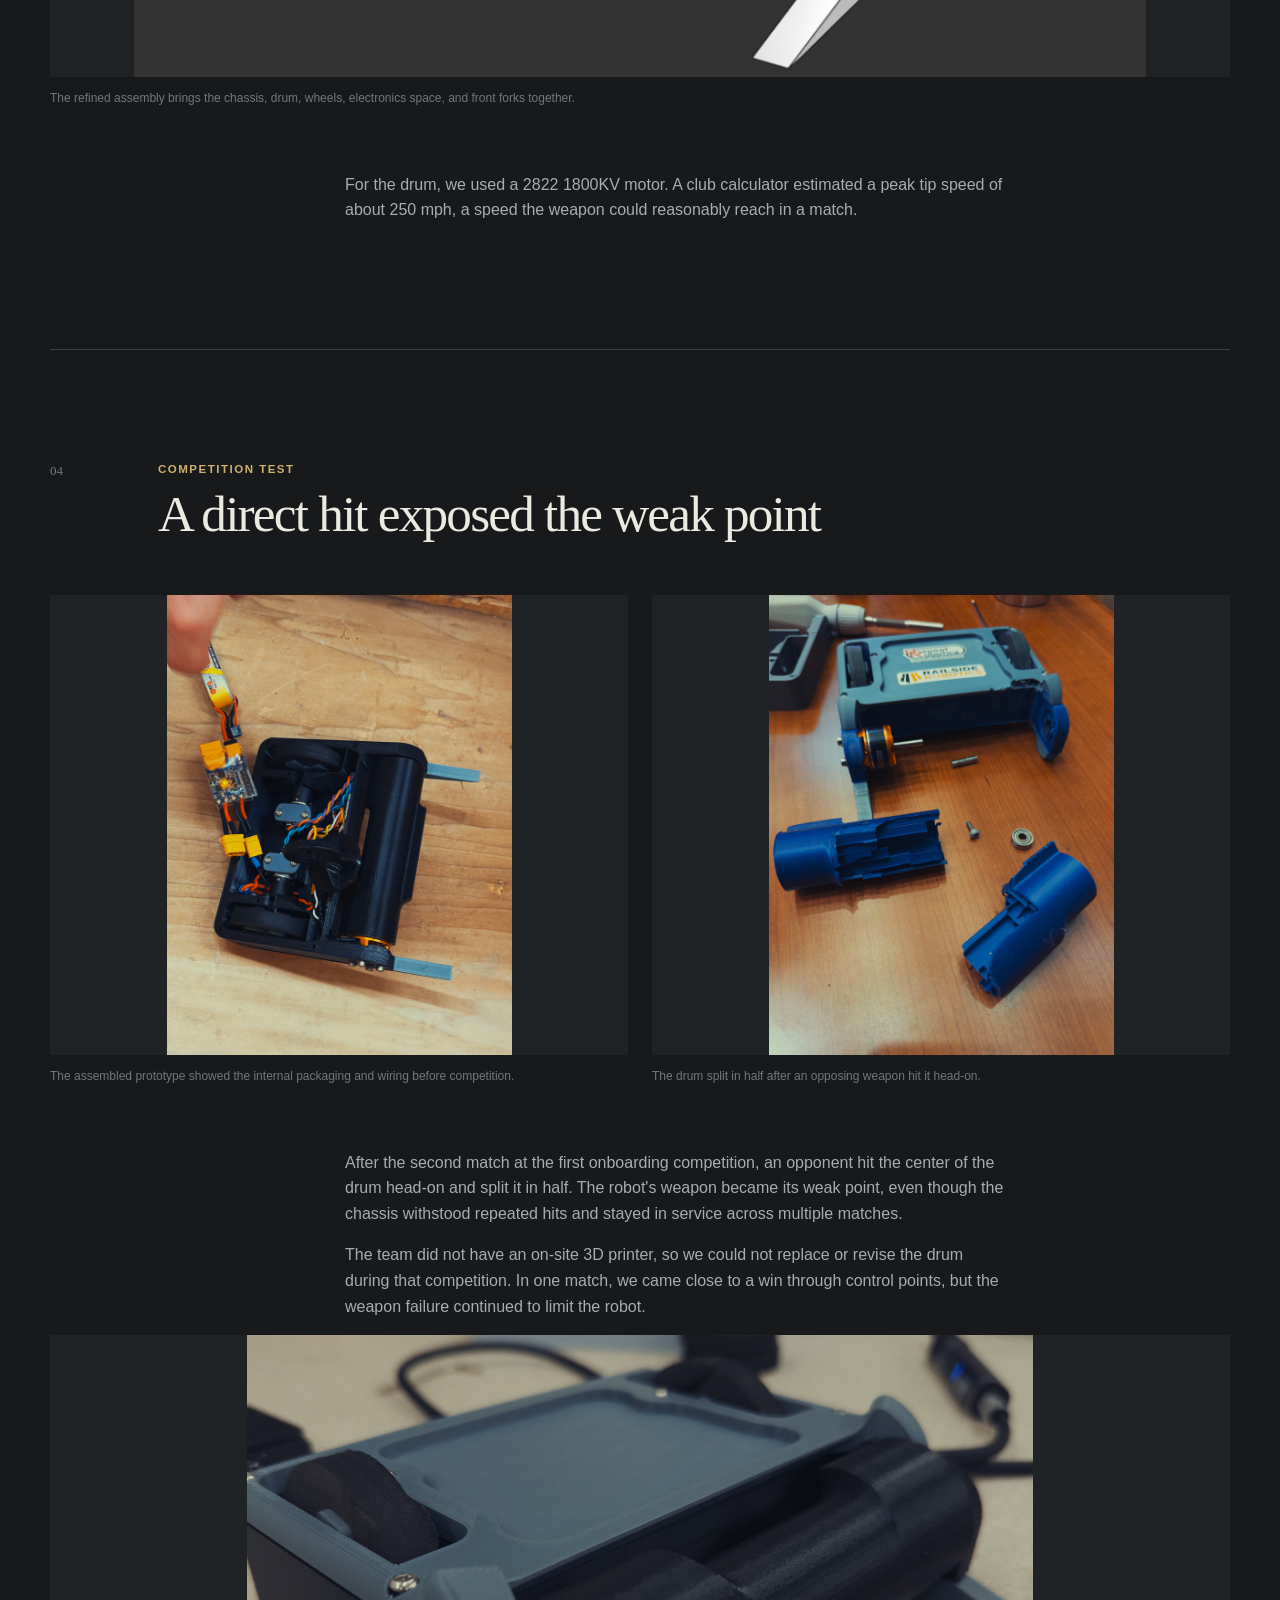
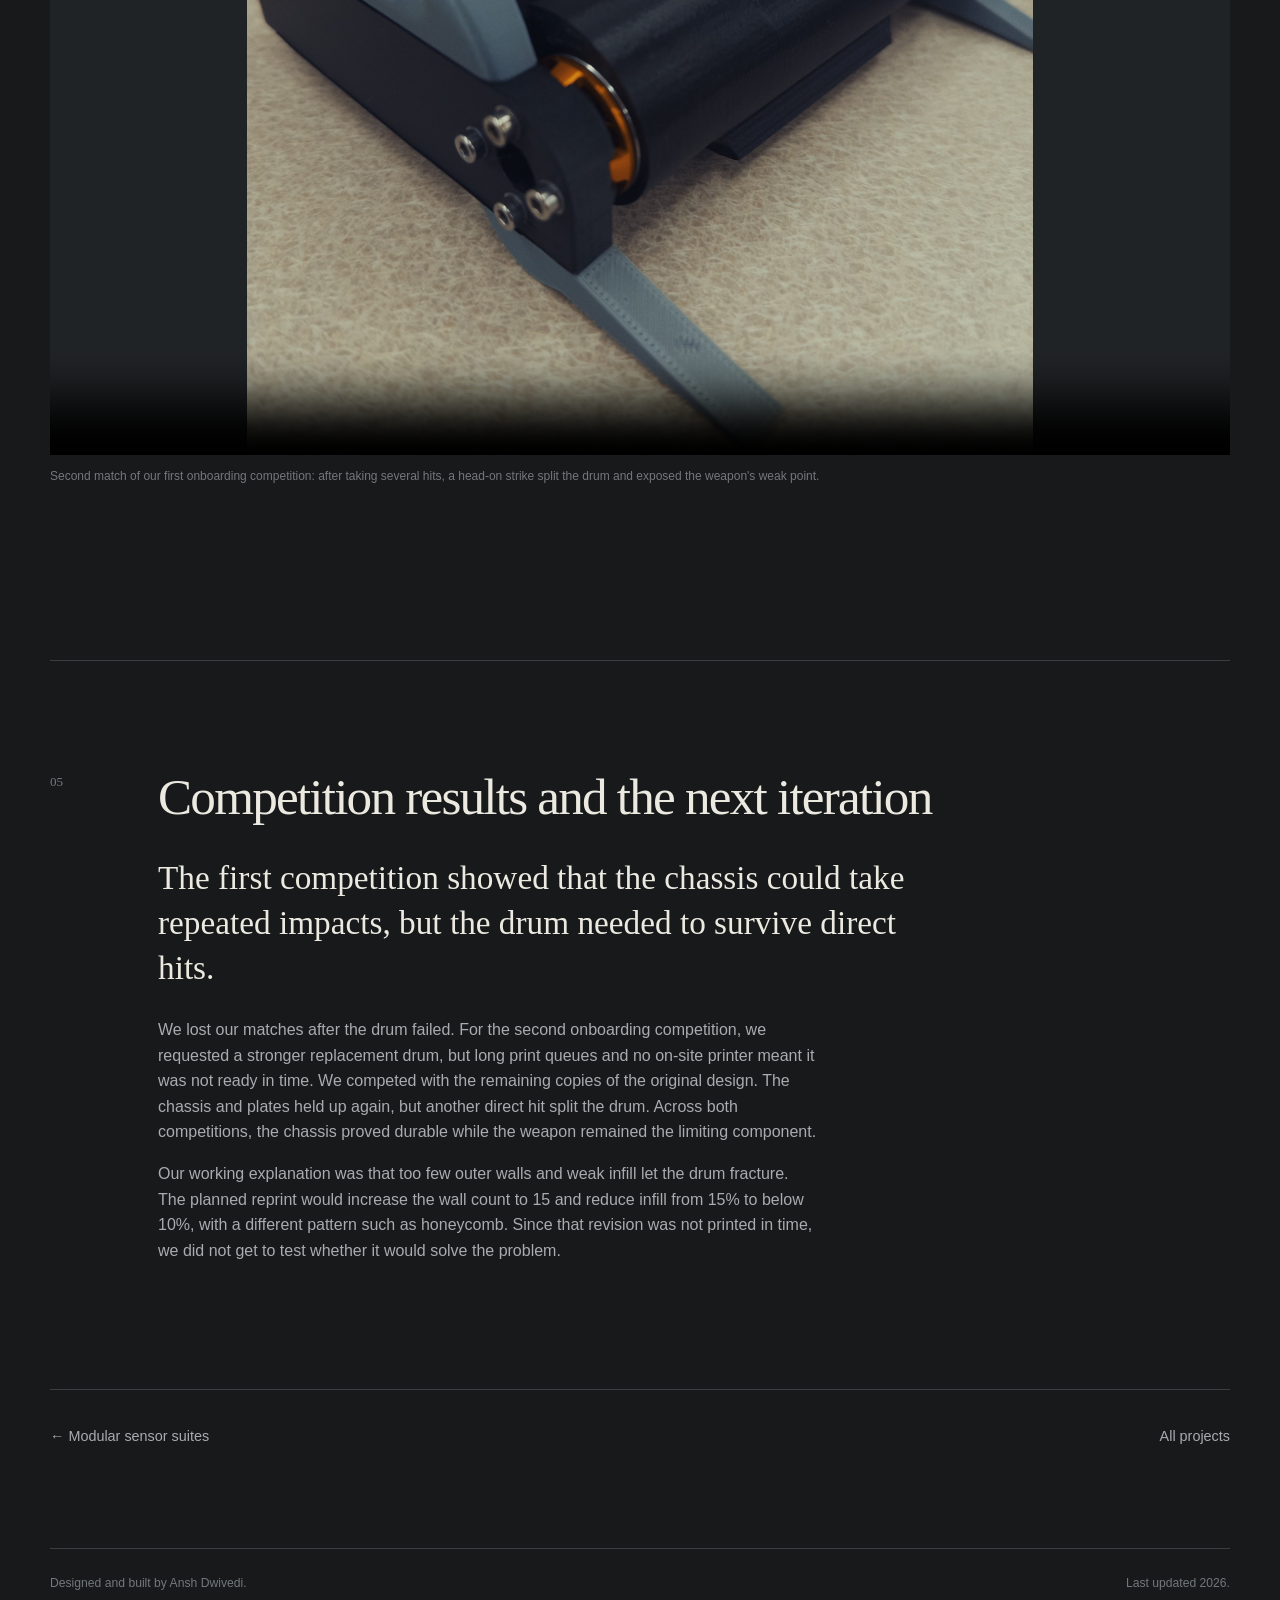
<file: projects/plant-weight.html>
<!DOCTYPE html>
<html lang="en">
<head>
  <link
    rel="canonical"
    href="https://dwivedi.studio/projects/plant-weight.html"
  >
  <meta charset="UTF-8">
  <meta name="viewport" content="width=device-width, initial-scale=1.0">

  <meta
    name="description"
    content="An invertible combat robot designed by It Passed Inspection for Railside Robotics' onboarding competition."
  >

  <title>PlAnt Weight | Ansh Dwivedi</title>
  <meta name="theme-color" content="#17191b">
  <meta name="color-scheme" content="dark">
  <link rel="icon" href="../assets/icons/favicon.svg" type="image/svg+xml">
  <link rel="stylesheet" href="../style.css">
</head>

<body>
  <header class="site-header">
    <a class="site-name" href="../index.html">Ansh Dwivedi</a>

    <button
      class="menu-toggle"
      type="button"
      aria-expanded="false"
      aria-controls="site-navigation"
    >
      <span>Menu</span>
      <span class="menu-symbol" aria-hidden="true">+</span>
    </button>
    <nav id="site-navigation" aria-label="Main navigation">
      <a href="../index.html#about">About</a>
      <a href="../index.html#projects">Projects</a>
      <a href="../index.html#skills">Skills</a>
      <a href="../index.html#experience">Experience</a>
      <a href="../index.html#contact">Contact</a>
    </nav>
  </header>

  <main class="project-page">
    <a class="back-link" href="../index.html#projects">
      ← Back to My Projects
    </a>

    <section class="project-hero">
      <p class="eyebrow">Railside Robotics · It Passed Inspection</p>

      <h1>An invertible robot built around a drum weapon</h1>

      <p class="project-introduction">
        Our three-person team designed and competed a Plastic Ant Weight
        robot through Railside Robotics. I helped develop the chassis, drum,
        and front forks from early sketches into a refined CAD assembly and
        physical prototype.
      </p>

      <dl class="project-facts">
        <div>
          <dt>Role</dt>
          <dd>Mechanical design: chassis, drum, and front forks</dd>
        </div>

        <div>
          <dt>Class</dt>
          <dd>PlAnt (Plastic Ant Weight), up to 1 lb</dd>
        </div>

        <div>
          <dt>Build</dt>
          <dd>About 4.5 × 5.2 in; PLA body and weapon, foam wheels</dd>
        </div>

        <div>
          <dt>Weapon</dt>
          <dd>2822 1800KV motor; estimated peak tip speed around 250 mph</dd>
        </div>
      </dl>
    </section>

    <figure class="project-cover">
      <img
        src="../assets/images/plant-weight/plant-example.jpeg"
        alt="Physical prototype of the Plant Weight robot with its printed chassis and drum assembly"
      >
      <figcaption>
        A physical prototype brought the early chassis and drum concept out of CAD.
      </figcaption>
    </figure>

    <section class="case-study-section project-overview">
      <p class="section-number">01</p>

      <div class="case-study-copy">
        <h2>Designing for either orientation</h2>

        <p class="large-copy">
          The robot was designed to keep driving even after it flipped over.
        </p>

        <p>
          At our first meeting, we explored possible layouts and formed our
          three-person team. Wheel placement let the robot drive upside down,
          while the drum weapon gave the design its central mechanical
          challenge.
        </p>

        <p>
          The PlAnt class caps the robot at one pound and requires its
          structural and weapon parts to be plastic. We used PLA for those
          printed components, with foam wheels coated in liquid latex.
          Two drive motors controlled the wheels through a single gimbal on
          our RadioMaster Pocket transmitter.
        </p>
      </div>
    </section>

    <section class="case-study-section">
      <div class="concept-heading">
        <p class="section-number">02</p>

        <div>
          <p class="eyebrow">Early concepts</p>
          <h2>Planning the layout</h2>
        </div>
      </div>

      <div class="image-pair">
        <figure>
          <img
            src="../assets/images/plant-weight/plant-sketch-1.jpg"
            alt="Early hand-drawn alternative layouts for the robot"
          >
          <figcaption>
            Initial sketches helped the team compare possible robot layouts.
          </figcaption>
        </figure>

        <figure>
          <img
            src="../assets/images/plant-weight/plant-weight-sketch.jpg"
            alt="Detailed hand-drawn layout showing the frame, wheels, battery, electronics, and drum weapon"
          >
          <figcaption>
            A more detailed sketch placed the electronics, battery, wheels, and
            drum within the frame.
          </figcaption>
        </figure>
      </div>

      <div class="case-study-copy offset-copy">
        <p>
          The team moved from broad shape exploration to a layout sketch that
          called out the major components. It proposed a central drum with two
          smaller drums at the sides, alongside the battery, wheels, and
          electronics.
        </p>

        <p>
          I missed this planning meeting, so my teammates created the initial
          layout. It gave us a starting point as I joined the chassis, drum,
          and fork design work in CAD.
        </p>
      </div>
    </section>

    <section class="case-study-section">
      <div class="concept-heading">
        <p class="section-number">03</p>

        <div>
          <p class="eyebrow">Mechanical design</p>
          <h2>From the first model to a full assembly</h2>
        </div>
      </div>

      <div class="case-study-grid">
        <figure>
          <img
            src="../assets/images/plant-weight/plant-cad-1.png"
            alt="Onshape CAD assembly of the robot chassis, drive components, and drum weapon"
          >
          <figcaption>
            The first Onshape assembly brought the weapon and chassis into one
            model.
          </figcaption>
        </figure>

        <div class="case-study-copy">
          <p>
            During the third meeting, we started the first Onshape iteration.
            I helped design the chassis, drum, and front forks, while the team
            developed the frame and wheel layout together.
          </p>

          <p>
            I mounted the drum to its planned motor and mated the assembly to
            the frame. Checking that it could rotate in the model gave us an
            early integration check before moving to the physical build.
          </p>

          <p>
            In later CAD iterations, we refined the chassis shape and fit,
            made room for the electronics, and reduced the footprint while
            building up the printed walls.
          </p>
        </div>
      </div>

      <figure class="wide-figure">
        <img
          src="../assets/images/plant-weight/updated-cad.png"
          alt="Updated CAD assembly of the combat robot with its drum, chassis, wheels, and front forks"
        >
        <figcaption>
          The refined assembly brings the chassis, drum, wheels, electronics
          space, and front forks together.
        </figcaption>
      </figure>

      <div class="case-study-copy offset-copy">
        <p>
          For the drum, we used a 2822 1800KV motor. A club calculator
          estimated a peak tip speed of about 250 mph, a speed the weapon
          could reasonably reach in a match.
        </p>
      </div>
    </section>

    <section class="case-study-section">
      <div class="concept-heading">
        <p class="section-number">04</p>

        <div>
          <p class="eyebrow">Competition test</p>
          <h2>A direct hit exposed the weak point</h2>
        </div>
      </div>

      <div class="image-pair">
        <figure>
          <img
            src="../assets/images/plant-weight/plant-testing.jpeg"
            alt="View into the assembled robot showing its printed structure, internal components, and wiring"
          >
          <figcaption>
            The assembled prototype showed the internal packaging and wiring
            before competition.
          </figcaption>
        </figure>

        <figure>
          <img
            src="../assets/images/plant-weight/broken-plant.jpeg"
            alt="Split drum and robot components laid out after a match"
          >
          <figcaption>
            The drum split in half after an opposing weapon hit it head-on.
          </figcaption>
        </figure>
      </div>

      <div class="case-study-copy offset-copy">
        <p>
          After the second match at the first onboarding competition, an
          opponent hit the center of the drum head-on and split it in half.
          The robot's weapon became its weak point, even though the chassis
          withstood repeated hits and stayed in service across multiple
          matches.
        </p>

        <p>
          The team did not have an on-site 3D printer, so we could not replace
          or revise the drum during that competition. In one match, we came
          close to a win through control points, but the weapon failure
          continued to limit the robot.
        </p>
      </div>

      <figure class="wide-figure match-video">
        <video
          controls
          preload="metadata"
          playsinline
          poster="../assets/images/plant-weight/plant-example.jpeg"
          aria-label="Plant Weight competing in a match"
        >
          <source src="../assets/images/plant-weight/match-video.mp4" type="video/mp4">
          Your browser does not support HTML video.
        </video>
        <figcaption>
          Second match of our first onboarding competition: after taking
          several hits, a head-on strike split the drum and exposed the
          weapon's weak point.
        </figcaption>
      </figure>
    </section>

    <section class="case-study-section results-section">
      <p class="section-number">05</p>

      <div class="case-study-copy">
        <h2>Competition results and the next iteration</h2>

        <p class="large-copy">
          The first competition showed that the chassis could take repeated
          impacts, but the drum needed to survive direct hits.
        </p>

        <p>
          We lost our matches after the drum failed. For the second onboarding
          competition, we requested a stronger replacement drum, but long
          print queues and no on-site printer meant it was not ready in time.
          We competed with the remaining copies of the original design. The
          chassis and plates held up again, but another direct hit split the
          drum. Across both competitions, the chassis proved durable while the
          weapon remained the limiting component.
        </p>

        <p>
          Our working explanation was that too few outer walls and weak infill
          let the drum fracture. The planned reprint would increase the wall
          count to 15 and reduce infill from 15% to below 10%, with a different
          pattern such as honeycomb. Since that revision was not printed in
          time, we did not get to test whether it would solve the problem.
        </p>
      </div>
    </section>

    <nav class="project-footer-nav" aria-label="Project navigation">
      <a href="sensor-suite.html">← Modular sensor suites</a>
      <a href="../index.html#projects">All projects</a>
    </nav>
  </main>

  <footer>
    <p>Designed and built by Ansh Dwivedi.</p>
    <p>Last updated 2026.</p>
  </footer>
  <script src="../script.js"></script>
</body>
</html>
</file>
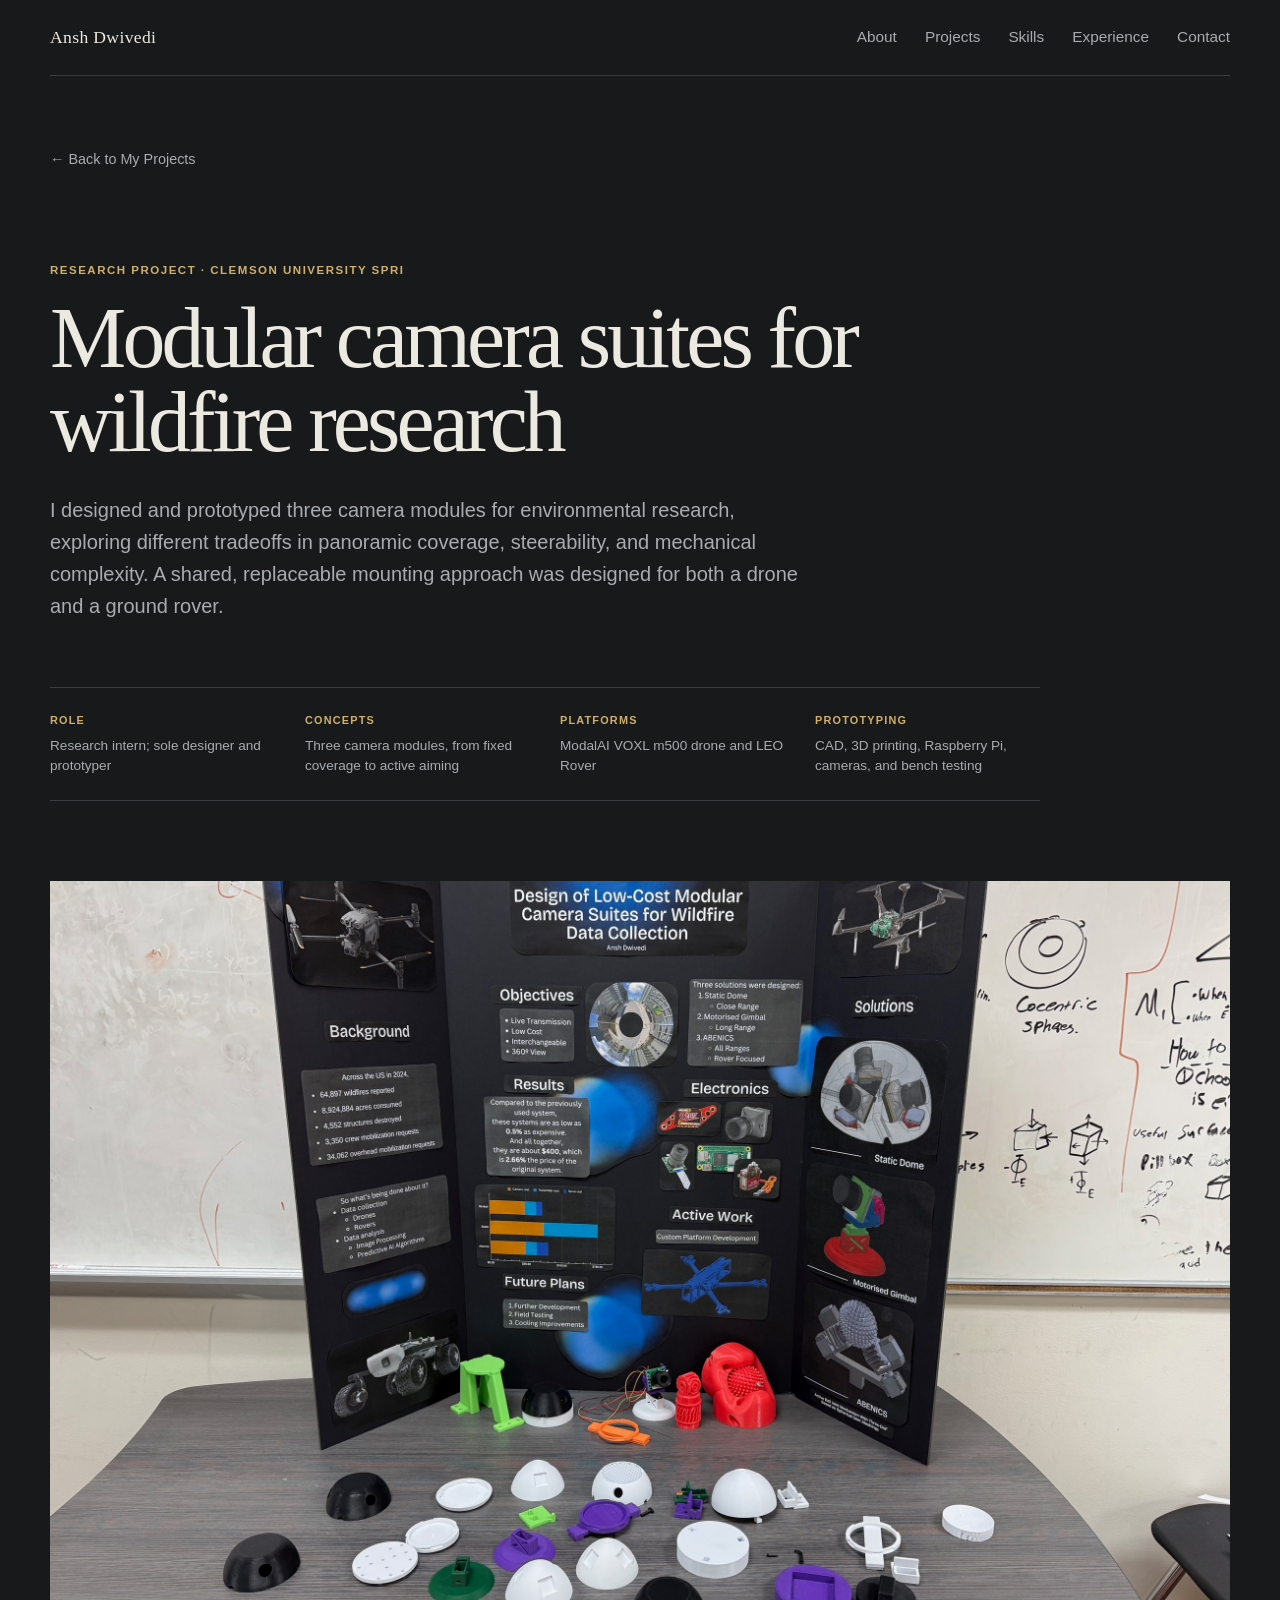
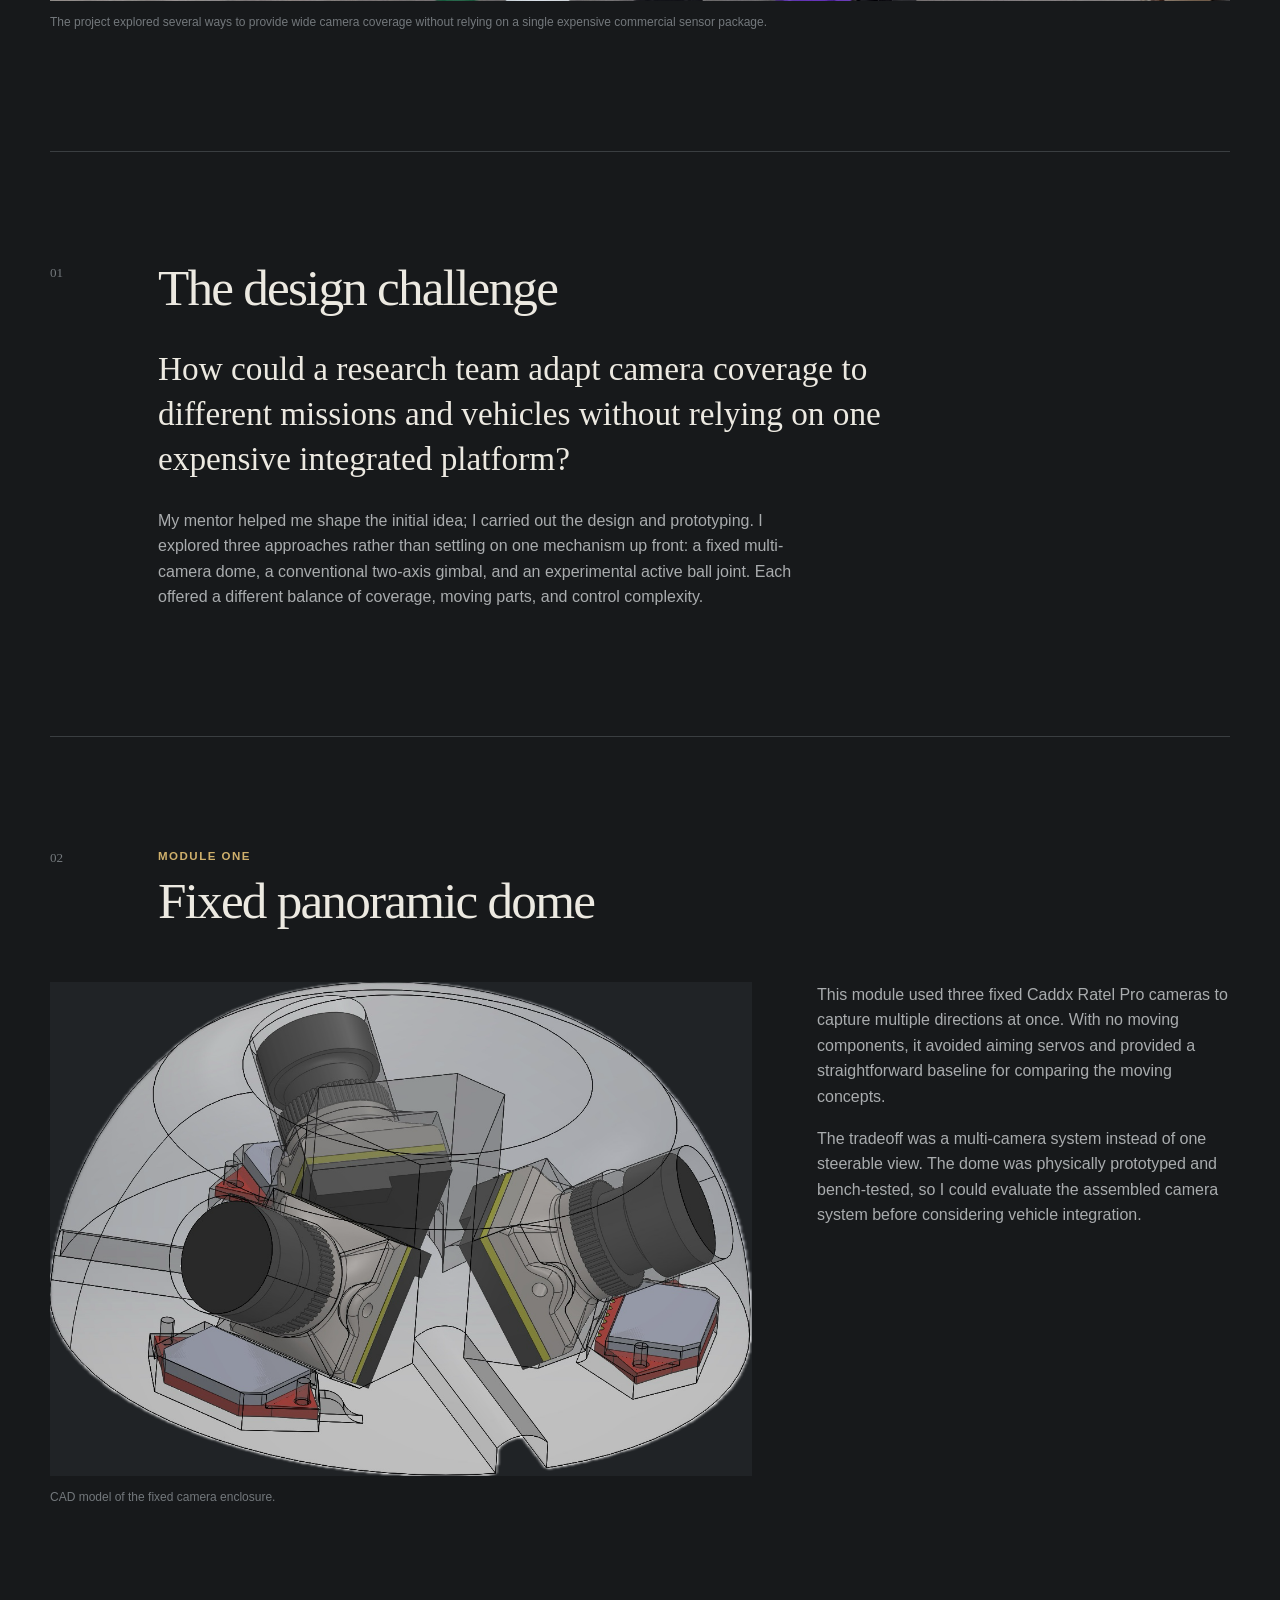
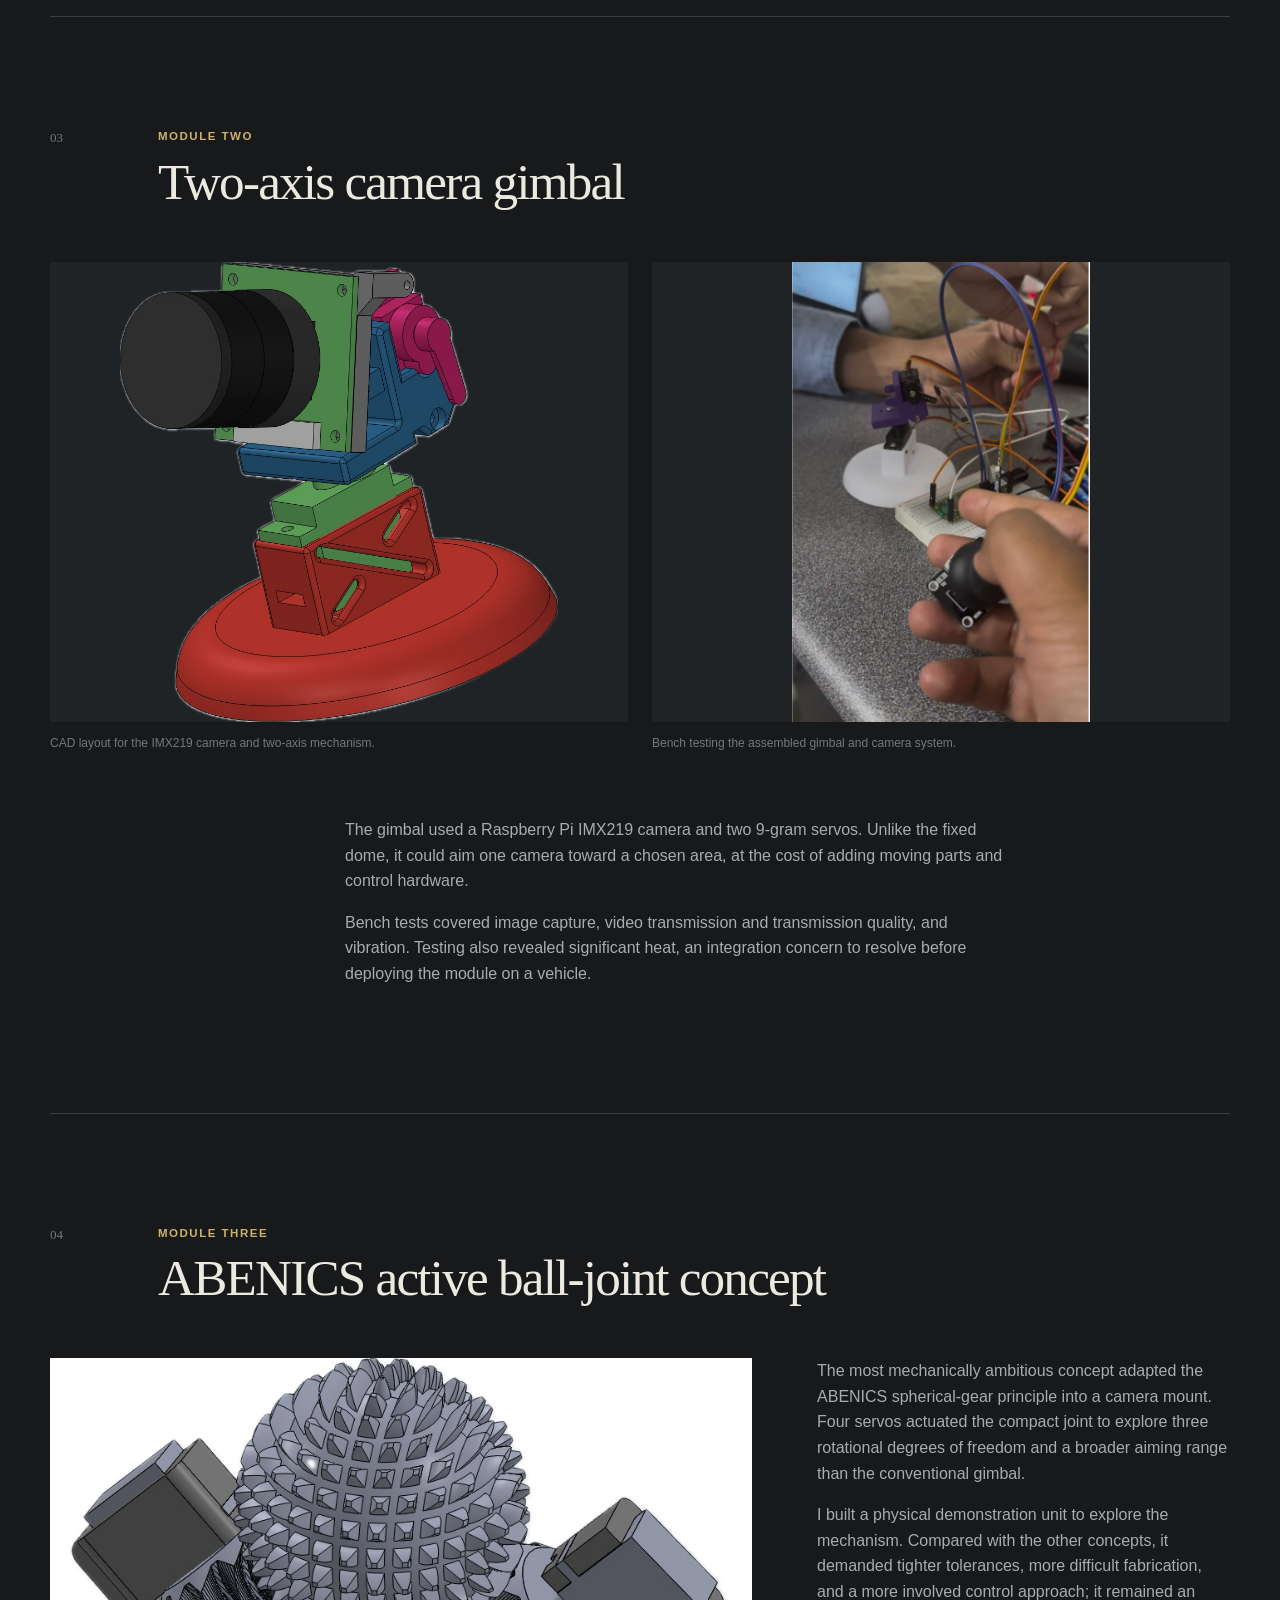
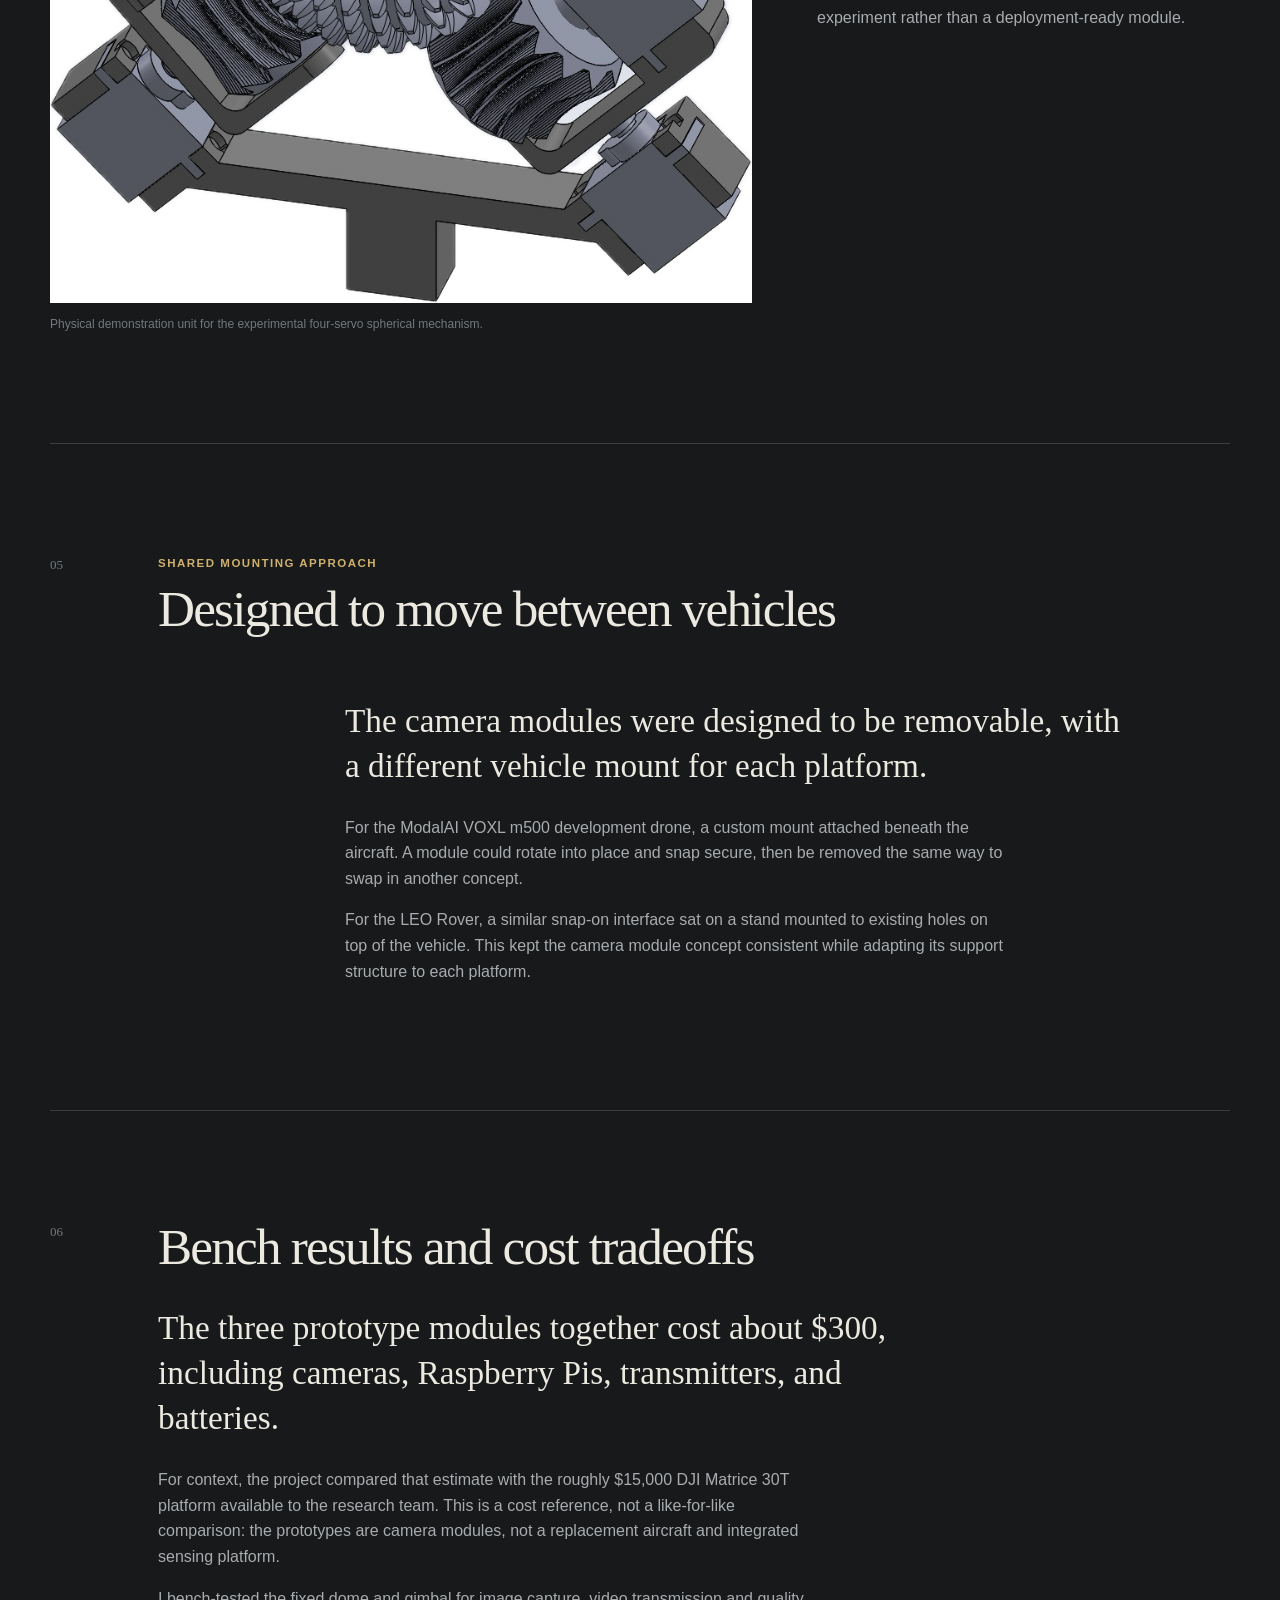
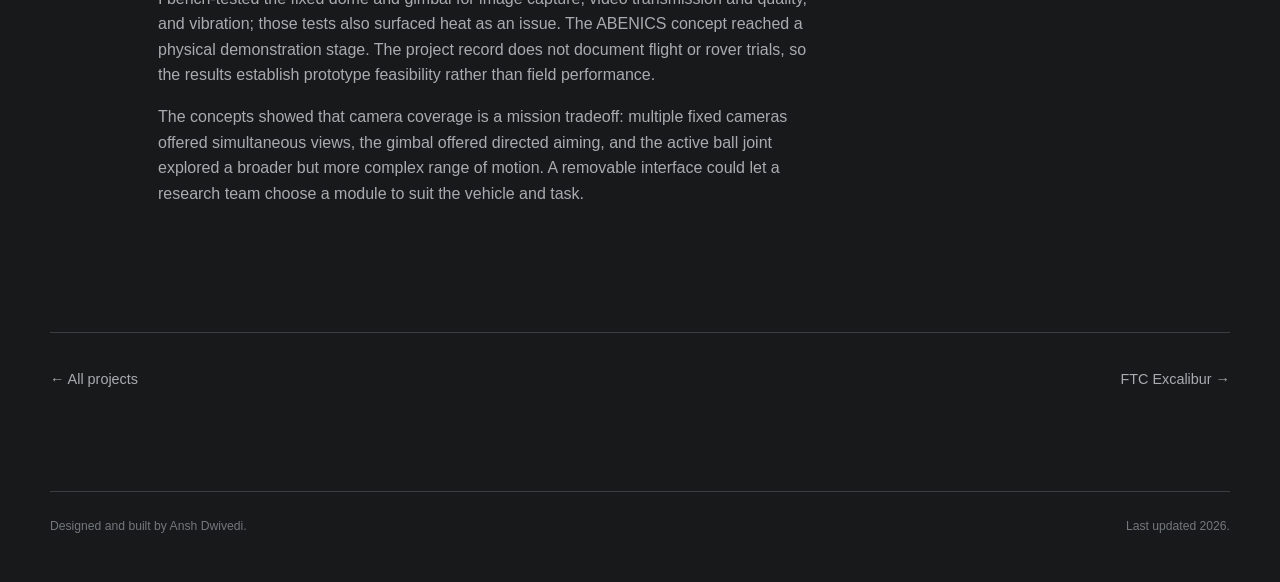
<file: projects/sensor-suite.html>
<!DOCTYPE html>
<html lang="en">
<head>
    <link
  rel="canonical"
  href="https://dwivedi.studio/projects/sensor-suite.html"
>
  <meta charset="UTF-8">
  <meta name="viewport" content="width=device-width, initial-scale=1.0">

  <meta
    name="description"
    content="Three modular camera concepts designed and prototyped by Ansh Dwivedi for wildfire research on UAV and UGV platforms."
  >

  <title>Modular Sensor Suites | Ansh Dwivedi</title>
  <meta name="theme-color" content="#17191b">
<meta name="color-scheme" content="dark">
<link rel="icon" href="../assets/icons/favicon.svg" type="image/svg+xml">
  <link rel="stylesheet" href="../style.css">
</head>

<body>
  <header class="site-header">
    <a class="site-name" href="../index.html">Ansh Dwivedi</a>

    <button
  class="menu-toggle"
  type="button"
  aria-expanded="false"
  aria-controls="site-navigation"
>
  <span>Menu</span>
  <span class="menu-symbol" aria-hidden="true">+</span>
</button>
    <nav id="site-navigation" aria-label="Main navigation">
      <a href="../index.html#about">About</a>
      <a href="../index.html#projects">Projects</a>
<a href="../index.html#skills">Skills</a>
<a href="../index.html#experience">Experience</a>
      <a href="../index.html#contact">Contact</a>
    </nav>
  </header>

  <main class="project-page">
    <a class="back-link" href="../index.html#projects">
      ← Back to My Projects
    </a>

    <section class="project-hero">
      <p class="eyebrow">Research project · Clemson University SPRI</p>

      <h1>Modular camera suites for wildfire research</h1>

      <p class="project-introduction">
        I designed and prototyped three camera modules for environmental
        research, exploring different tradeoffs in panoramic coverage,
        steerability, and mechanical complexity. A shared, replaceable
        mounting approach was designed for both a drone and a ground rover.
      </p>

      <dl class="project-facts">
        <div>
          <dt>Role</dt>
          <dd>Research intern; sole designer and prototyper</dd>
        </div>

        <div>
          <dt>Concepts</dt>
          <dd>Three camera modules, from fixed coverage to active aiming</dd>
        </div>

        <div>
          <dt>Platforms</dt>
          <dd>ModalAI VOXL m500 drone and LEO Rover</dd>
        </div>

        <div>
          <dt>Prototyping</dt>
          <dd>CAD, 3D printing, Raspberry Pi, cameras, and bench testing</dd>
        </div>
      </dl>
    </section>

    <figure class="project-cover">
      <img
        src="../assets/images/sensor-suite/sensor-suite-cover.jpg"
        alt="Project poster and prototypes of modular environmental camera systems for drone and rover platforms"
      >
      <figcaption>
        The project explored several ways to provide wide camera coverage
        without relying on a single expensive commercial sensor package.
      </figcaption>
    </figure>

    <section class="case-study-section project-overview">
      <p class="section-number">01</p>

      <div class="case-study-copy">
        <h2>The design challenge</h2>

        <p class="large-copy">
          How could a research team adapt camera coverage to different missions
          and vehicles without relying on one expensive integrated platform?
        </p>

        <p>
          My mentor helped me shape the initial idea; I carried out the design
          and prototyping. I explored three approaches rather than settling on
          one mechanism up front: a fixed multi-camera dome, a conventional
          two-axis gimbal, and an experimental active ball joint. Each offered
          a different balance of coverage, moving parts, and control
          complexity.
        </p>
      </div>
    </section>

    <section class="case-study-section">
      <div class="concept-heading">
        <p class="section-number">02</p>

        <div>
          <p class="eyebrow">Module one</p>
          <h2>Fixed panoramic dome</h2>
        </div>
      </div>

      <div class="case-study-grid">
        <figure>
          <img
            src="../assets/images/sensor-suite/static-dome-cad.png"
            alt="CAD model of the static panoramic camera enclosure"
          >
          <figcaption>
            CAD model of the fixed camera enclosure.
          </figcaption>
        </figure>

        <div class="case-study-copy">
          <p>
            This module used three fixed Caddx Ratel Pro cameras to capture
            multiple directions at once. With no moving components, it
            avoided aiming servos and provided a straightforward baseline for
            comparing the moving concepts.
          </p>

          <p>
            The tradeoff was a multi-camera system instead of one steerable
            view. The dome was physically prototyped and bench-tested, so I
            could evaluate the assembled camera system before considering
            vehicle integration.
          </p>
        </div>
      </div>
    </section>

    <section class="case-study-section">
      <div class="concept-heading">
        <p class="section-number">03</p>

        <div>
          <p class="eyebrow">Module two</p>
          <h2>Two-axis camera gimbal</h2>
        </div>
      </div>

      <div class="image-pair">
        <figure>
          <img
            src="../assets/images/sensor-suite/gimbal-cad.png"
            alt="CAD model of the two-axis camera gimbal"
          >
          <figcaption>
            CAD layout for the IMX219 camera and two-axis mechanism.
          </figcaption>
        </figure>

        <figure>
          <img
            src="../assets/images/sensor-suite/gimbal-testing.jpg"
            alt="Physical testing of the camera gimbal"
          >
          <figcaption>
            Bench testing the assembled gimbal and camera system.
          </figcaption>
        </figure>
      </div>

      <div class="case-study-copy offset-copy">
        <p>
          The gimbal used a Raspberry Pi IMX219 camera and two 9-gram
          servos. Unlike the fixed dome, it could aim one camera toward a
          chosen area, at the cost of adding moving parts and control
          hardware.
        </p>

        <p>
          Bench tests covered image capture, video transmission and
          transmission quality, and vibration. Testing also revealed
          significant heat, an integration concern to resolve before
          deploying the module on a vehicle.
        </p>
      </div>
    </section>

    <section class="case-study-section">
      <div class="concept-heading">
        <p class="section-number">04</p>

        <div>
          <p class="eyebrow">Module three</p>
          <h2>ABENICS active ball-joint concept</h2>
        </div>
      </div>

      <div class="case-study-grid">
        <figure>
          <img
            src="../assets/images/sensor-suite/abenics-cad.jpg"
            alt="CAD model of the experimental ABENICS active ball-joint camera mechanism"
          >
          <figcaption>
            Physical demonstration unit for the experimental four-servo
            spherical mechanism.
          </figcaption>
        </figure>

        <div class="case-study-copy">
          <p>
            The most mechanically ambitious concept adapted the ABENICS
            spherical-gear principle into a camera mount. Four servos actuated
            the compact joint to explore three rotational degrees of freedom
            and a broader aiming range than the conventional gimbal.
          </p>

          <p>
            I built a physical demonstration unit to explore the mechanism.
            Compared with the other concepts, it demanded tighter tolerances,
            more difficult fabrication, and a more involved control approach;
            it remained an experiment rather than a deployment-ready module.
          </p>
        </div>
      </div>
    </section>

    <section class="case-study-section">
      <div class="concept-heading">
        <p class="section-number">05</p>

        <div>
          <p class="eyebrow">Shared mounting approach</p>
          <h2>Designed to move between vehicles</h2>
        </div>
      </div>

      <div class="case-study-copy offset-copy">
        <p class="large-copy">
          The camera modules were designed to be removable, with a different
          vehicle mount for each platform.
        </p>

        <p>
          For the ModalAI VOXL m500 development drone, a custom mount attached
          beneath the aircraft. A module could rotate into place and snap
          secure, then be removed the same way to swap in another concept.
        </p>

        <p>
          For the LEO Rover, a similar snap-on interface sat on a stand
          mounted to existing holes on top of the vehicle. This kept the
          camera module concept consistent while adapting its support
          structure to each platform.
        </p>
      </div>
    </section>

    <section class="case-study-section results-section">
      <p class="section-number">06</p>

      <div class="case-study-copy">
        <h2>Bench results and cost tradeoffs</h2>

        <p class="large-copy">
          The three prototype modules together cost about $300, including
          cameras, Raspberry Pis, transmitters, and batteries.
        </p>

        <p>
          For context, the project compared that estimate with the roughly
          $15,000 DJI Matrice 30T platform available to the research team.
          This is a cost reference, not a like-for-like comparison: the
          prototypes are camera modules, not a replacement aircraft and
          integrated sensing platform.
        </p>

        <p>
          I bench-tested the fixed dome and gimbal for image capture, video
          transmission and quality, and vibration; those tests also surfaced
          heat as an issue. The ABENICS concept reached a physical
          demonstration stage. The project record does not document flight
          or rover trials, so the results establish prototype feasibility
          rather than field performance.
        </p>

        <p>
          The concepts showed that camera coverage is a mission tradeoff:
          multiple fixed cameras offered simultaneous views, the gimbal
          offered directed aiming, and the active ball joint explored a
          broader but more complex range of motion. A removable interface
          could let a research team choose a module to suit the vehicle and
          task.
        </p>
      </div>
    </section>

    <nav class="project-footer-nav" aria-label="Project navigation">
      <a href="../index.html#projects">← All projects</a>
      <a href="ftc-excalibur.html">FTC Excalibur →</a>
    </nav>
  </main>

  <footer>
    <p>Designed and built by Ansh Dwivedi.</p>
    <p>Last updated 2026.</p>
  </footer>
  <script src="../script.js"></script>
</body>
</html>
</file>
<file: style.css>
:root {
  --background: #17191b;
  --surface: #202326;
  --surface-light: #292d30;
  --text: #ece9e1;
  --muted: #a9acae;
  --faint: #73787c;
  --border: #3a3e41;
  --accent: #cfb06c;
  --page-width: 1180px;
}

* {
  box-sizing: border-box;
}

html {
  scroll-behavior: smooth;
}

body {
  margin: 0;
  background: var(--background);
  color: var(--text);
  font-family: Arial, Helvetica, sans-serif;
  font-size: 16px;
  line-height: 1.6;
}

a {
  color: inherit;
  text-decoration: none;
}

a:focus-visible {
  outline: 2px solid var(--accent);
  outline-offset: 5px;
}

.site-header {
  width: min(calc(100% - 48px), var(--page-width));
  min-height: 76px;
  margin: 0 auto;
  border-bottom: 1px solid var(--border);
  display: flex;
  align-items: center;
  justify-content: space-between;
}

.site-name {
  font-family: Georgia, "Times New Roman", serif;
  font-size: 1.1rem;
  letter-spacing: 0.02em;
}

.site-header nav {
  display: flex;
  gap: 28px;
}

.site-header nav a {
  color: var(--muted);
  font-size: 0.88rem;
}

.site-header nav a:hover {
  color: var(--text);
}

main,
footer {
  width: min(calc(100% - 48px), var(--page-width));
  margin-inline: auto;
}

.intro {
  min-height: 670px;
  padding: 130px 0 90px;
  display: grid;
  grid-template-columns: minmax(0, 3fr) minmax(240px, 1fr);
  align-items: end;
  gap: 80px;
}

.eyebrow,
.section-label,
.project-year,
.experience-date {
  margin: 0 0 18px;
  color: var(--accent);
  font-size: 0.72rem;
  font-weight: 700;
  letter-spacing: 0.13em;
  text-transform: uppercase;
}

h1,
h2,
h3,
p {
  margin-top: 0;
}

h1 {
  max-width: 820px;
  margin-bottom: 30px;
  font-family: Georgia, "Times New Roman", serif;
  font-size: clamp(3.4rem, 7vw, 6.7rem);
  font-weight: 400;
  letter-spacing: -0.045em;
  line-height: 0.97;
}

h2 {
  margin-bottom: 34px;
  font-family: Georgia, "Times New Roman", serif;
  font-size: clamp(2.2rem, 4vw, 3.8rem);
  font-weight: 400;
  letter-spacing: -0.035em;
  line-height: 1;
}

h3 {
  font-family: Georgia, "Times New Roman", serif;
  font-size: 1.65rem;
  font-weight: 400;
  line-height: 1.2;
}

.intro-summary {
  max-width: 610px;
  color: var(--muted);
  font-size: 1.15rem;
}

.intro-links {
  margin-top: 38px;
  display: flex;
  align-items: center;
  gap: 28px;
}

.primary-link {
  padding: 12px 18px;
  border: 1px solid var(--accent);
  color: var(--accent);
  font-size: 0.9rem;
}

.primary-link:hover {
  background: var(--accent);
  color: var(--background);
}

.text-link {
  border-bottom: 1px solid var(--faint);
  color: var(--muted);
  font-size: 0.9rem;
}

.text-link:hover {
  color: var(--text);
  border-color: var(--text);
}

.currently {
  padding-left: 22px;
  border-left: 1px solid var(--border);
  color: var(--muted);
  font-size: 0.9rem;
}

.currently p:last-child {
  margin-bottom: 0;
}

.section {
  padding: 110px 0;
  border-top: 1px solid var(--border);
}

.about,
.experience,
.contact {
  display: grid;
  grid-template-columns: 1fr 3fr;
  gap: 40px;
}

.section-number {
  color: var(--faint);
  font-family: Georgia, "Times New Roman", serif;
  font-size: 0.82rem;
}

.section-content {
  max-width: 820px;
}

.section-content > p:not(.large-copy) {
  max-width: 650px;
  color: var(--muted);
}

.large-copy {
  margin-bottom: 26px;
  font-family: Georgia, "Times New Roman", serif;
  font-size: clamp(1.5rem, 2.6vw, 2.15rem);
  line-height: 1.35;
}

.section-heading {
  margin-bottom: 60px;
  display: flex;
  justify-content: space-between;
  align-items: end;
  gap: 40px;
}

.section-heading h2,
.section-heading .section-number {
  margin-bottom: 0;
}

.section-heading > p {
  max-width: 340px;
  margin-bottom: 4px;
  color: var(--muted);
  font-size: 0.9rem;
}

.project-featured {
  display: grid;
  grid-template-columns: 1.6fr 1fr;
  background: var(--surface);
}

.project-image {
  min-height: 470px;
}

.placeholder-image {
  background:
    linear-gradient(135deg, transparent 49.8%, #393d40 50%, transparent 50.2%),
    #262a2d;
  display: grid;
  place-items: center;
}

.placeholder-image span {
  color: var(--faint);
  font-size: 0.75rem;
  letter-spacing: 0.08em;
  text-transform: uppercase;
}

.project-details {
  padding: 52px 42px;
  align-self: center;
}

.project-details > p:not(.project-year) {
  color: var(--muted);
}

.project-tags {
  margin: 30px 0 0;
  padding: 22px 0 0;
  border-top: 1px solid var(--border);
  display: flex;
  flex-wrap: wrap;
  gap: 8px 20px;
  list-style: none;
}

.project-affiliation {
  margin-top: 14px;
  color: var(--faint);
  font-size: 0.74rem;
  letter-spacing: 0.04em;
  font-weight: 700;
}

.project-tags li {
  color: var(--faint);
  font-size: 0.75rem;
}

.project-list {
  border-top: 1px solid var(--border);
}

.project-row {
  padding: 34px 0;
  border-bottom: 1px solid var(--border);
  display: grid;
  grid-template-columns: 1fr 1fr;
  gap: 60px;
}

.project-row h3,
.project-row p {
  margin-bottom: 0;
}

.project-row > p {
  max-width: 480px;
  color: var(--muted);
  font-size: 0.92rem;
}

.project-log{
  max-width: 960px;
  color: var(--muted);
  font-size: 0.92rem;
}

.project-row .project-year {
  margin-bottom: 8px;
}

.experience-entry {
  padding: 30px 0;
  border-top: 1px solid var(--border);
  display: grid;
  grid-template-columns: 140px 1fr;
  gap: 25px;
}

.experience-entry:last-child {
  border-bottom: 1px solid var(--border);
}

.experience-entry h3 {
  margin-bottom: 8px;
  font-size: 1.25rem;
}

.experience-entry p {
  color: var(--muted);
}

.experience-entry div p {
  margin-bottom: 0;
}

.contact {
  padding-bottom: 130px;
}

.contact-links {
  margin-top: 42px;
  display: flex;
  flex-wrap: wrap;
  gap: 18px 32px;
}

.other-page-link {
  display: inline-block;
  margin-top: 28px;
  padding-bottom: 3px;
  border-bottom: 1px solid var(--faint);
  color: var(--text);
  font-size: 48px;
  letter-spacing: 0.04em;
}

.contact-links a {
  border-bottom: 1px solid var(--faint);
  color: var(--muted);
}

.contact-links a:hover {
  color: var(--accent);
  border-color: var(--accent);
}

footer {
  padding: 25px 0 45px;
  border-top: 1px solid var(--border);
  display: flex;
  justify-content: space-between;
  color: var(--faint);
  font-size: 0.76rem;
}

footer p {
  margin: 0;
}

@media (max-width: 800px) {
  .site-header {
    min-height: auto;
    padding: 22px 0;
    align-items: flex-start;
  }

  .site-header nav {
    gap: 12px;
    flex-direction: column;
    text-align: right;
  }

  .intro {
    min-height: auto;
    padding: 90px 0 70px;
    grid-template-columns: 1fr;
    gap: 55px;
  }

  h1 {
    font-size: clamp(3.1rem, 14vw, 5.2rem);
  }

  .section {
    padding: 80px 0;
  }

  .about,
  .experience,
  .contact {
    grid-template-columns: 1fr;
    gap: 10px;
  }

  .section-heading {
    align-items: flex-start;
    flex-direction: column;
  }

  .project-featured {
    grid-template-columns: 1fr;
  }

  .project-image {
    min-height: 320px;
  }

  .project-details {
    padding: 38px 26px;
  }

  .project-row {
    grid-template-columns: 1fr;
    gap: 16px;
  }

  .experience-entry {
    grid-template-columns: 1fr;
    gap: 4px;
  }
}

@media (max-width: 520px) {
  .site-header,
  main,
  footer {
    width: min(calc(100% - 32px), var(--page-width));
  }

  .site-name {
    max-width: 80px;
  }

  .intro-links {
    align-items: flex-start;
    flex-direction: column;
  }

  footer {
    gap: 12px;
    flex-direction: column;
  }
}

/* Detailed project pages */

.project-page {
  padding-top: 70px;
}

.back-link {
  display: inline-block;
  margin-bottom: 90px;
  color: var(--muted);
  font-size: 0.82rem;
}

.back-link:hover {
  color: var(--accent);
}

.project-hero {
  max-width: 990px;
  margin-bottom: 80px;
}

.project-hero h1 {
  max-width: 980px;
  font-size: clamp(3.2rem, 6.7vw, 6.4rem);
}

.project-introduction {
  max-width: 750px;
  margin-bottom: 65px;
  color: var(--muted);
  font-size: 1.25rem;
}

.project-facts {
  margin: 0;
  padding: 24px 0;
  border-top: 1px solid var(--border);
  border-bottom: 1px solid var(--border);
  display: grid;
  grid-template-columns: repeat(4, 1fr);
  gap: 30px;
}

.project-facts div {
  margin: 0;
}

.project-facts dt {
  margin-bottom: 7px;
  color: var(--accent);
  font-size: 0.68rem;
  font-weight: 700;
  letter-spacing: 0.11em;
  text-transform: uppercase;
}

.project-facts dd {
  margin: 0;
  color: var(--muted);
  font-size: 0.85rem;
  line-height: 1.45;
}

figure {
  margin: 0;
}

figure img {
  width: 100%;
  display: block;
}

figcaption {
  margin-top: 12px;
  color: var(--faint);
  font-size: 0.75rem;
  line-height: 1.5;
}

.project-cover {
  margin-bottom: 120px;
}

.project-cover img {
  width: 100%;
  max-height: 720px;
  object-fit: cover;
  background: var(--surface);
}

.case-study-section {
  padding: 110px 0;
  border-top: 1px solid var(--border);
}

.project-overview,
.results-section {
  display: grid;
  grid-template-columns: 1fr 3fr;
  gap: 40px;
}

.case-study-copy {
  max-width: 780px;
}

.case-study-copy > p:not(.large-copy) {
  max-width: 660px;
  color: var(--muted);
}

.concept-heading {
  margin-bottom: 55px;
  display: grid;
  grid-template-columns: 1fr 3fr;
  gap: 40px;
}

.concept-heading .section-number,
.concept-heading .eyebrow,
.concept-heading h2 {
  margin-bottom: 0;
}

.concept-heading .eyebrow {
  margin-bottom: 10px;
}

.case-study-grid {
  display: grid;
  grid-template-columns: 1.7fr 1fr;
  align-items: start;
  gap: 65px;
}

.case-study-grid figure img,
.image-pair figure img {
  background: var(--surface);
  object-fit: contain;
}

.case-study-grid figure img {
  max-height: 650px;
}

.image-pair {
  display: grid;
  grid-template-columns: 1fr 1fr;
  align-items: start;
  gap: 24px;
}

.image-pair figure img {
  height: 460px;
}

.offset-copy {
  margin-top: 65px;
  margin-left: 25%;
}

.project-footer-nav {
  padding: 35px 0 100px;
  border-top: 1px solid var(--border);
  display: flex;
  justify-content: space-between;
  color: var(--muted);
  font-size: 0.82rem;
}

.project-footer-nav a:hover {
  color: var(--accent);
}

/* Homepage project image and link */

.project-image {
  overflow: hidden;
}

.project-image img {
  width: 100%;
  height: 100%;
  min-height: 470px;
  display: block;
  object-fit: cover;
  transition: transform 300ms ease;
}

.project-image:hover img {
  transform: scale(1.015);
}

.project-title-link:hover {
  color: var(--accent);
}

@media (max-width: 800px) {
  .project-page {
    padding-top: 45px;
  }

  .back-link {
    margin-bottom: 65px;
  }

  .project-hero {
    margin-bottom: 55px;
  }

  .project-facts {
    grid-template-columns: 1fr 1fr;
  }

  .project-cover {
    margin-bottom: 80px;
  }

  .case-study-section {
    padding: 80px 0;
  }

  .project-overview,
  .results-section,
  .concept-heading,
  .case-study-grid {
    grid-template-columns: 1fr;
  }

  .concept-heading,
  .case-study-grid {
    gap: 25px;
  }

  .image-pair {
    grid-template-columns: 1fr;
    gap: 45px;
  }

  .image-pair figure img {
    height: auto;
    max-height: 500px;
  }

  .offset-copy {
    margin: 55px 0 0;
  }

  .project-footer-nav {
    gap: 25px;
    flex-direction: column;
  }
}

@media (max-width: 520px) {
  .project-facts {
    grid-template-columns: 1fr;
  }
}

/* FTC Excalibur case study */

.ftc-cover img {
  height: min(68vw, 720px);
  object-fit: cover;
  object-position: center 55%;
}

.wide-figure {
  margin-bottom: 65px;
}

.wide-figure img {
  max-height: 720px;
  background: var(--surface);
  object-fit: contain;
}

.wide-figure video {
  width: 100%;
  max-height: 720px;
  display: block;
  background: var(--surface);
}

.mechanism-list {
  border-top: 1px solid var(--border);
  display: grid;
  grid-template-columns: repeat(3, 1fr);
}

.mechanism-list article {
  min-height: 235px;
  padding: 30px 28px 30px 0;
  border-bottom: 1px solid var(--border);
}

.mechanism-list article:not(:nth-child(3n + 1)) {
  padding-left: 28px;
  border-left: 1px solid var(--border);
}

.mechanism-number {
  margin-bottom: 30px;
  color: var(--faint);
  font-family: Georgia, "Times New Roman", serif;
  font-size: 0.75rem;
}

.mechanism-list h3 {
  margin-bottom: 10px;
  font-size: 1.3rem;
}

.mechanism-list article > p:last-child {
  max-width: 290px;
  margin-bottom: 0;
  color: var(--muted);
  font-size: 0.86rem;
}

.team-figure img {
  width: 100%;
  height: min(58vw, 650px);
  object-fit: cover;
  object-position: center 45%;
}

.results-list {
  margin-top: 55px;
  border-top: 1px solid var(--border);
}

.results-list > div {
  padding: 25px 0;
  border-bottom: 1px solid var(--border);
  display: grid;
  grid-template-columns: 180px 1fr;
  align-items: baseline;
  gap: 30px;
}

.results-list p,
.results-list h3 {
  margin-bottom: 0;
}

.results-list h3 {
  font-size: 1.25rem;
}

/* Give CAD renders breathing room without altering their files */

.case-study-grid img[src*="spindex-ramp-cad"],
.image-pair img[src*="turret-cad"],
.image-pair img[src*="robot-cad"] {
  padding: 20px;
  background: #242628;
}

@media (max-width: 800px) {
  .mechanism-list {
    grid-template-columns: 1fr 1fr;
  }

  .mechanism-list article,
  .mechanism-list article:not(:nth-child(3n + 1)) {
    padding: 26px 22px 26px 0;
    border-left: 0;
  }

  .mechanism-list article:nth-child(even) {
    padding-left: 22px;
    border-left: 1px solid var(--border);
  }

  .team-figure img {
    height: min(75vw, 520px);
  }

  .results-list > div {
    grid-template-columns: 145px 1fr;
  }
}

@media (max-width: 520px) {
  .ftc-cover img {
    height: 420px;
  }

  .mechanism-list {
    grid-template-columns: 1fr;
  }

  .mechanism-list article,
  .mechanism-list article:not(:nth-child(3n + 1)),
  .mechanism-list article:nth-child(even) {
    min-height: auto;
    padding: 25px 0;
    border-left: 0;
  }

  .mechanism-number {
    margin-bottom: 16px;
  }

  .team-figure img {
    height: 380px;
  }

  .results-list > div {
    grid-template-columns: 1fr;
    gap: 4px;
  }
}

.project-row-link {
  position: relative;
  padding-right: 45px;
}



.project-row-link:hover h3,
.project-row-link:hover .case-study-link {
  color: var(--accent);
}

/* Skills and clearer project links */

.skills {
  display: grid;
  grid-template-columns: 1fr 3fr;
  gap: 40px;
}

.skills .section-content {
  max-width: none;
}

.skills-grid {
  margin-top: 55px;
  border-top: 1px solid var(--border);
  display: grid;
  grid-template-columns: 1fr 1fr;
}

.skills-grid article {
  min-height: 220px;
  padding: 30px;
  border-bottom: 1px solid var(--border);
}

.skills-grid article:nth-child(odd) {
  padding-left: 0;
  border-right: 1px solid var(--border);
}

.skill-category {
  margin-bottom: 24px;
  color: var(--accent);
  font-size: 0.7rem;
  font-weight: 700;
  letter-spacing: 0.12em;
  text-transform: uppercase;
}

.skills-grid h3 {
  margin-bottom: 12px;
  font-size: 1.25rem;
}

.skills-grid article > p:last-child,
.project-row-summary p {
  margin-bottom: 0;
  color: var(--muted);
  font-size: 0.86rem;
}

.case-study-link {
  display: inline-block;
  margin-top: 28px;
  padding-bottom: 3px;
  border-bottom: 1px solid var(--faint);
  color: var(--text);
  font-size: 0.78rem;
  letter-spacing: 0.04em;
}

.case-study-link:hover {
  color: var(--accent);
  border-color: var(--accent);
}

.project-row-summary .case-study-link {
  margin-top: 16px;
}

@media (max-width: 800px) {
  .skills {
    grid-template-columns: 1fr;
    gap: 10px;
  }
}

@media (max-width: 520px) {
  .skills-grid {
    grid-template-columns: 1fr;
  }

  .skills-grid article,
  .skills-grid article:nth-child(odd) {
    min-height: auto;
    padding: 25px 0;
    border-right: 0;
  }
}

/* Experience details */

.experience-type {
  margin-bottom: 7px;
  color: var(--accent);
  font-size: 0.68rem;
  font-weight: 700;
  letter-spacing: 0.11em;
  text-transform: uppercase;
}

.experience-organization {
  margin: -2px 0 14px;
  color: var(--faint);
  font-size: 0.82rem;
}

.inline-project-link {
  display: inline-block;
  margin-top: 10px;
  padding-bottom: 2px;
  border-bottom: 1px solid var(--faint);
  color: var(--muted);
  font-size: 0.76rem;
}

.inline-project-link:hover {
  color: var(--accent);
  border-color: var(--accent);
}

/* Homepage portrait */

.intro-side {
  align-self: stretch;
  display: flex;
  flex-direction: column;
  justify-content: space-between;
  gap: 42px;
}

.profile-photo {
  width: 100%;
  overflow: hidden;
  background: var(--surface);
}

.profile-photo img {
  width: 100%;
  aspect-ratio: 4 / 5;
  display: block;
  object-fit: cover;
  object-position: center 38%;
  filter: saturate(0.82) contrast(1.03);
}

.intro-side .currently {
  margin-top: auto;
}

@media (max-width: 800px) {
  .intro-side {
    max-width: 430px;
    gap: 35px;
  }

  .profile-photo img {
    aspect-ratio: 4 / 5;
  }
}

/* Education and recognition */

.recognition {
  display: grid;
  grid-template-columns: 1fr 3fr;
  gap: 40px;
}

.recognition .section-content {
  max-width: none;
}

.education-list,
.recognition-list {
  border-top: 1px solid var(--border);
}

.education-list article {
  padding: 28px 0;
  border-bottom: 1px solid var(--border);
  display: grid;
  grid-template-columns: 150px 1fr;
  gap: 30px;
}

.education-date {
  color: var(--faint);
  font-size: 0.78rem;
}

.education-list h3,
.recognition-list h3 {
  margin-bottom: 6px;
  font-size: 1.18rem;
}

.education-list article p,
.recognition-list article p {
  margin-bottom: 0;
  color: var(--muted);
  font-size: 0.84rem;
}

.recognition-list {
  margin-top: 65px;
}

.recognition-list > .skill-category {
  padding-top: 25px;
}

.recognition-list article {
  padding: 22px 0;
  border-bottom: 1px solid var(--border);
  display: grid;
  grid-template-columns: 1fr 1.4fr;
  align-items: baseline;
  gap: 35px;
}

@media (max-width: 800px) {
  .recognition {
    grid-template-columns: 1fr;
    gap: 10px;
  }
}

@media (max-width: 520px) {
  .education-list article,
  .recognition-list article {
    grid-template-columns: 1fr;
    gap: 6px;
  }
}

/* Tighter numbered-section gutter */

@media (min-width: 801px) {
  .about,
  .skills,
  .experience,
  .recognition,
  .contact,
  .project-overview,
  .results-section,
  .concept-heading {
    grid-template-columns: 72px minmax(0, 1fr);
    gap: 36px;
  }
}

/* Custom 404 page */

.error-page {
  min-height: calc(100vh - 170px);
  padding: 130px 0;
}

.error-page h1 {
  max-width: 850px;
  margin-bottom: 28px;
}

.error-page > p:not(.eyebrow) {
  max-width: 550px;
  margin-bottom: 40px;
  color: var(--muted);
  font-size: 1rem;
}

/* Leadership and service */

.leadership {
  display: grid;
  grid-template-columns: 1fr 3fr;
  gap: 40px;
}

.leadership .section-content {
  max-width: none;
}

.leadership-list {
  margin-top: 55px;
  border-top: 1px solid var(--border);
}

.leadership-list article {
  padding: 30px 0;
  border-bottom: 1px solid var(--border);
  display: grid;
  grid-template-columns: 150px minmax(0, 1fr);
  gap: 30px;
}

.leadership-date {
  color: var(--faint);
  font-size: 0.78rem;
}

.leadership-list h3 {
  margin-bottom: 10px;
  font-size: 1.2rem;
}

.leadership-list article div > p:last-child {
  max-width: 650px;
  margin-bottom: 0;
  color: var(--muted);
  font-size: 0.88rem;
}

@media (min-width: 801px) {
  .leadership {
    grid-template-columns: 72px minmax(0, 1fr);
    gap: 36px;
  }
}

@media (max-width: 800px) {
  .leadership {
    grid-template-columns: 1fr;
    gap: 10px;
  }
}

@media (max-width: 520px) {
  .leadership-list article {
    grid-template-columns: 1fr;
    gap: 6px;
  }
}

/* Earlier work archive */

.archive-page {
  padding-top: 70px;
}

.archive-hero {
  max-width: 960px;
  padding-bottom: 95px;
}

.archive-hero h1 {
  max-width: 900px;
}

.archive-section {
  padding: 100px 0;
  border-top: 1px solid var(--border);
}

.archive-heading {
  margin-bottom: 50px;
  display: grid;
  grid-template-columns: 72px minmax(0, 1fr);
  gap: 36px;
  align-items: baseline;
}

.archive-heading .section-number,
.archive-heading h2 {
  margin-bottom: 0;
}

.archive-list {
  margin-left: 108px;
  border-top: 1px solid var(--border);
}

.archive-list article {
  padding: 28px 0;
  border-bottom: 1px solid var(--border);
  display: grid;
  grid-template-columns: 155px minmax(0, 1fr);
  gap: 35px;
}

.archive-date {
  margin-bottom: 0;
  color: var(--faint);
  font-size: 0.77rem;
}

.archive-list h3 {
  margin-bottom: 8px;
  font-size: 1.2rem;
}

.archive-list article div > p:last-child {
  max-width: 680px;
  margin-bottom: 0;
  color: var(--muted);
  font-size: 0.88rem;
}

.archive-list .inline-project-link {
  margin-top: 10px;
}

.archive-grid {
  margin-left: 108px;
  border-top: 1px solid var(--border);
  display: grid;
  grid-template-columns: 1fr 1fr;
}

.archive-grid article {
  min-height: 195px;
  padding: 28px;
  border-bottom: 1px solid var(--border);
}

.archive-grid article:nth-child(odd) {
  padding-left: 0;
  border-right: 1px solid var(--border);
}

.archive-grid .archive-date {
  margin-bottom: 20px;
  color: var(--accent);
}

.archive-grid h3 {
  margin-bottom: 8px;
  font-size: 1.12rem;
}

.archive-grid article > p:last-child {
  margin-bottom: 0;
  color: var(--muted);
  font-size: 0.82rem;
}

@media (max-width: 800px) {
  .archive-page {
    padding-top: 45px;
  }

  .archive-hero {
    padding-bottom: 70px;
  }

  .archive-section {
    padding: 75px 0;
  }

  .archive-heading {
    grid-template-columns: 1fr;
    gap: 8px;
  }

  .archive-list,
  .archive-grid {
    margin-left: 0;
  }
}

@media (max-width: 600px) {
  .archive-list article {
    grid-template-columns: 1fr;
    gap: 7px;
  }

  .archive-grid {
    grid-template-columns: 1fr;
  }

  .archive-grid article,
  .archive-grid article:nth-child(odd) {
    min-height: auto;
    padding: 25px 0;
    border-right: 0;
  }
}

/* Responsive navigation */

.menu-toggle {
  display: none;
  border: 0;
  background: transparent;
  color: var(--text);
  font: inherit;
  cursor: pointer;
}

@media (max-width: 800px) {
  .site-header {
    position: relative;
    min-height: 68px;
    padding: 0;
    flex-wrap: wrap;
    align-items: center;
  }

  .site-name {
    padding: 21px 0;
  }

  .menu-toggle {
    padding: 10px 0 10px 20px;
    display: flex;
    align-items: center;
    gap: 12px;
    color: var(--muted);
    font-size: 0.8rem;
    letter-spacing: 0.06em;
    text-transform: uppercase;
  }

  .menu-toggle:hover {
    color: var(--text);
  }

  .menu-symbol {
    color: var(--accent);
    font-size: 1.25rem;
    font-weight: 300;
    line-height: 1;
    transition: transform 180ms ease;
  }

  .menu-toggle[aria-expanded="true"] .menu-symbol {
    transform: rotate(45deg);
  }

  .site-header nav {
    width: 100%;
    display: none;
    gap: 0;
    flex-direction: column;
    text-align: left;
    border-top: 1px solid var(--border);
  }

  .site-header nav.is-open {
    display: flex;
  }

  .site-header nav a {
    padding: 13px 0;
    border-bottom: 1px solid var(--border);
    font-size: 0.86rem;
  }

  .site-header nav a:last-child {
    border-bottom: 0;
  }
}

/* More prominent links */

.site-header nav a {
  font-size: 0.96rem;
}

.primary-link {
  font-size: 1rem;
}

.text-link {
  font-size: 0.98rem;
}

.case-study-link {
  font-size: 0.9rem;
}

.inline-project-link {
  font-size: 0.86rem;
}

.contact-links a {
  font-size: 1.05rem;
}

.back-link,
.project-footer-nav {
  font-size: 0.9rem;
}

@media (max-width: 800px) {
  .site-header nav a {
    font-size: 0.94rem;
  }
}

/* STEM outreach page */

.outreach-cover img {
  width: 100%;
  max-height: 680px;
  object-fit: cover;
  object-position: center 48%;
}

.outreach-introduction {
  max-width: 780px;
  margin-left: 108px;
}

.outreach-introduction > p:not(.large-copy) {
  max-width: 650px;
  color: var(--muted);
}

@media (max-width: 800px) {
  .outreach-introduction {
    margin-left: 0;
  }
}
</file>
